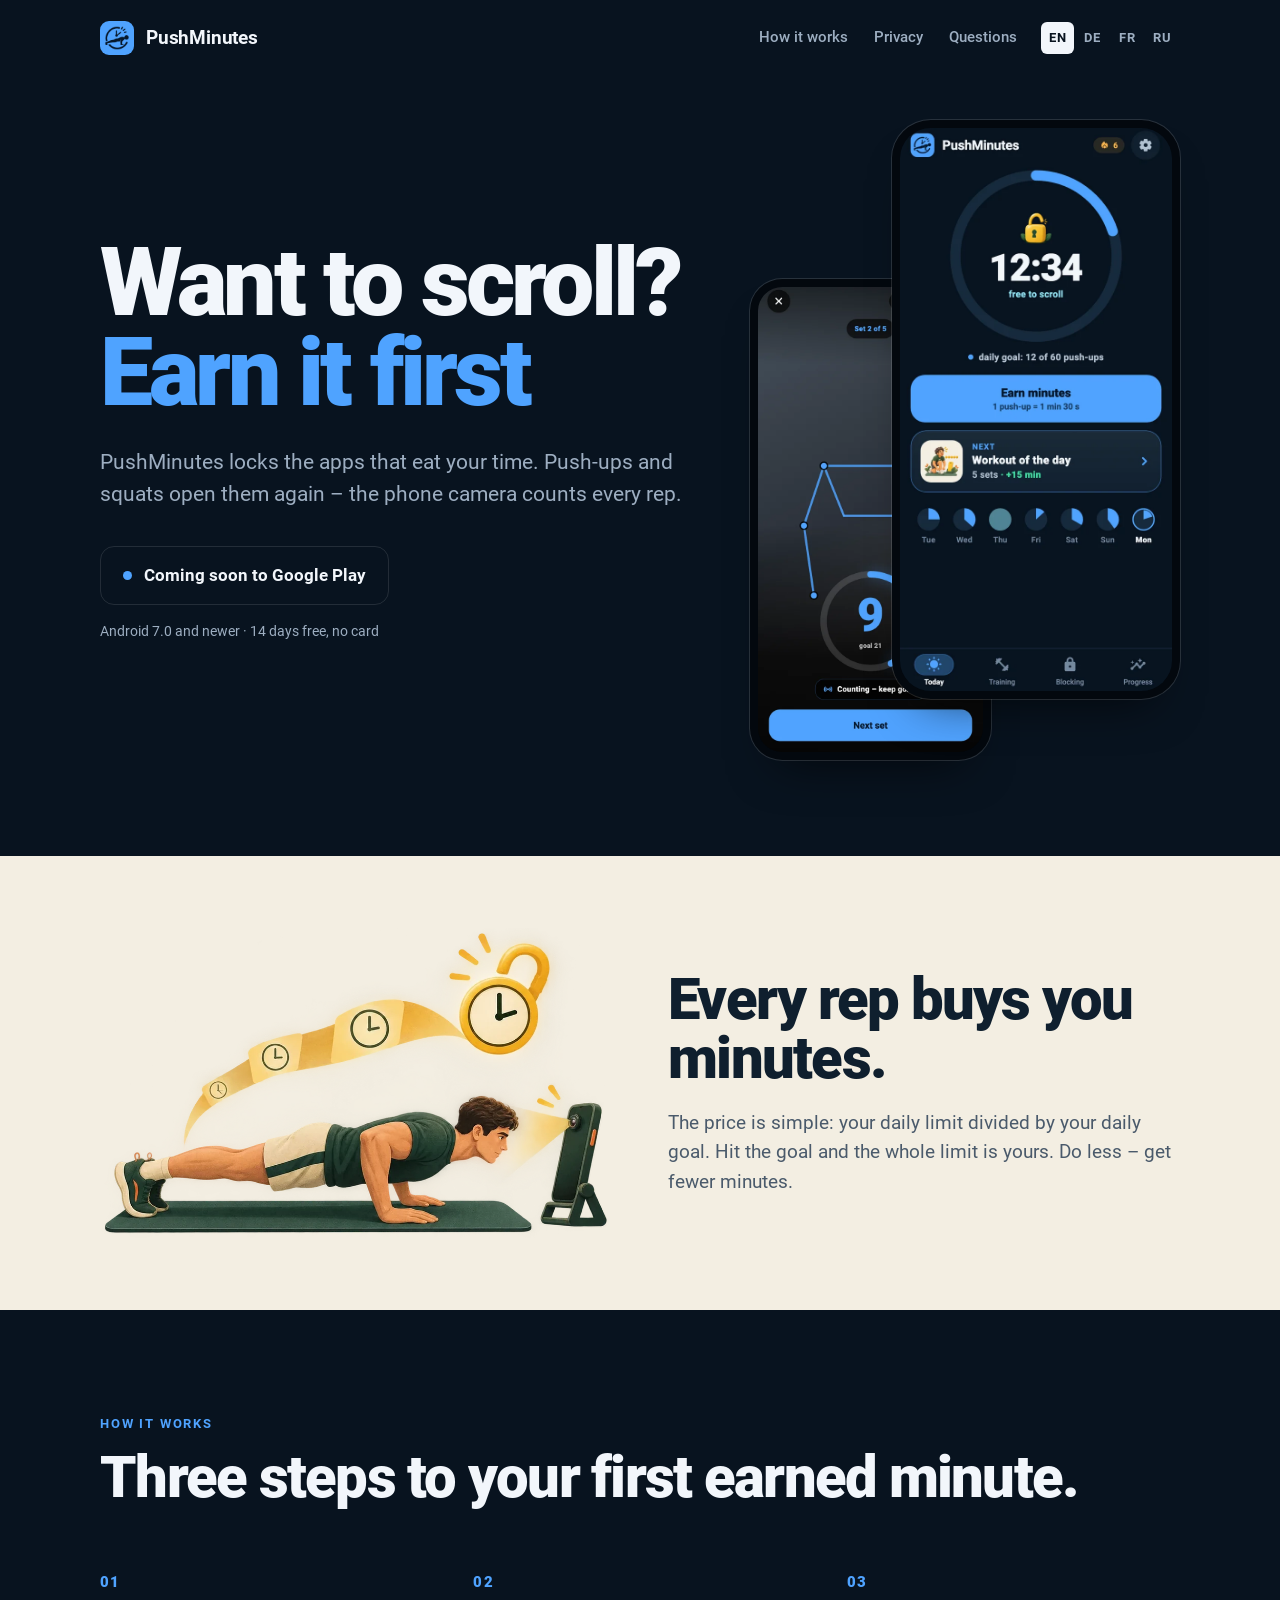
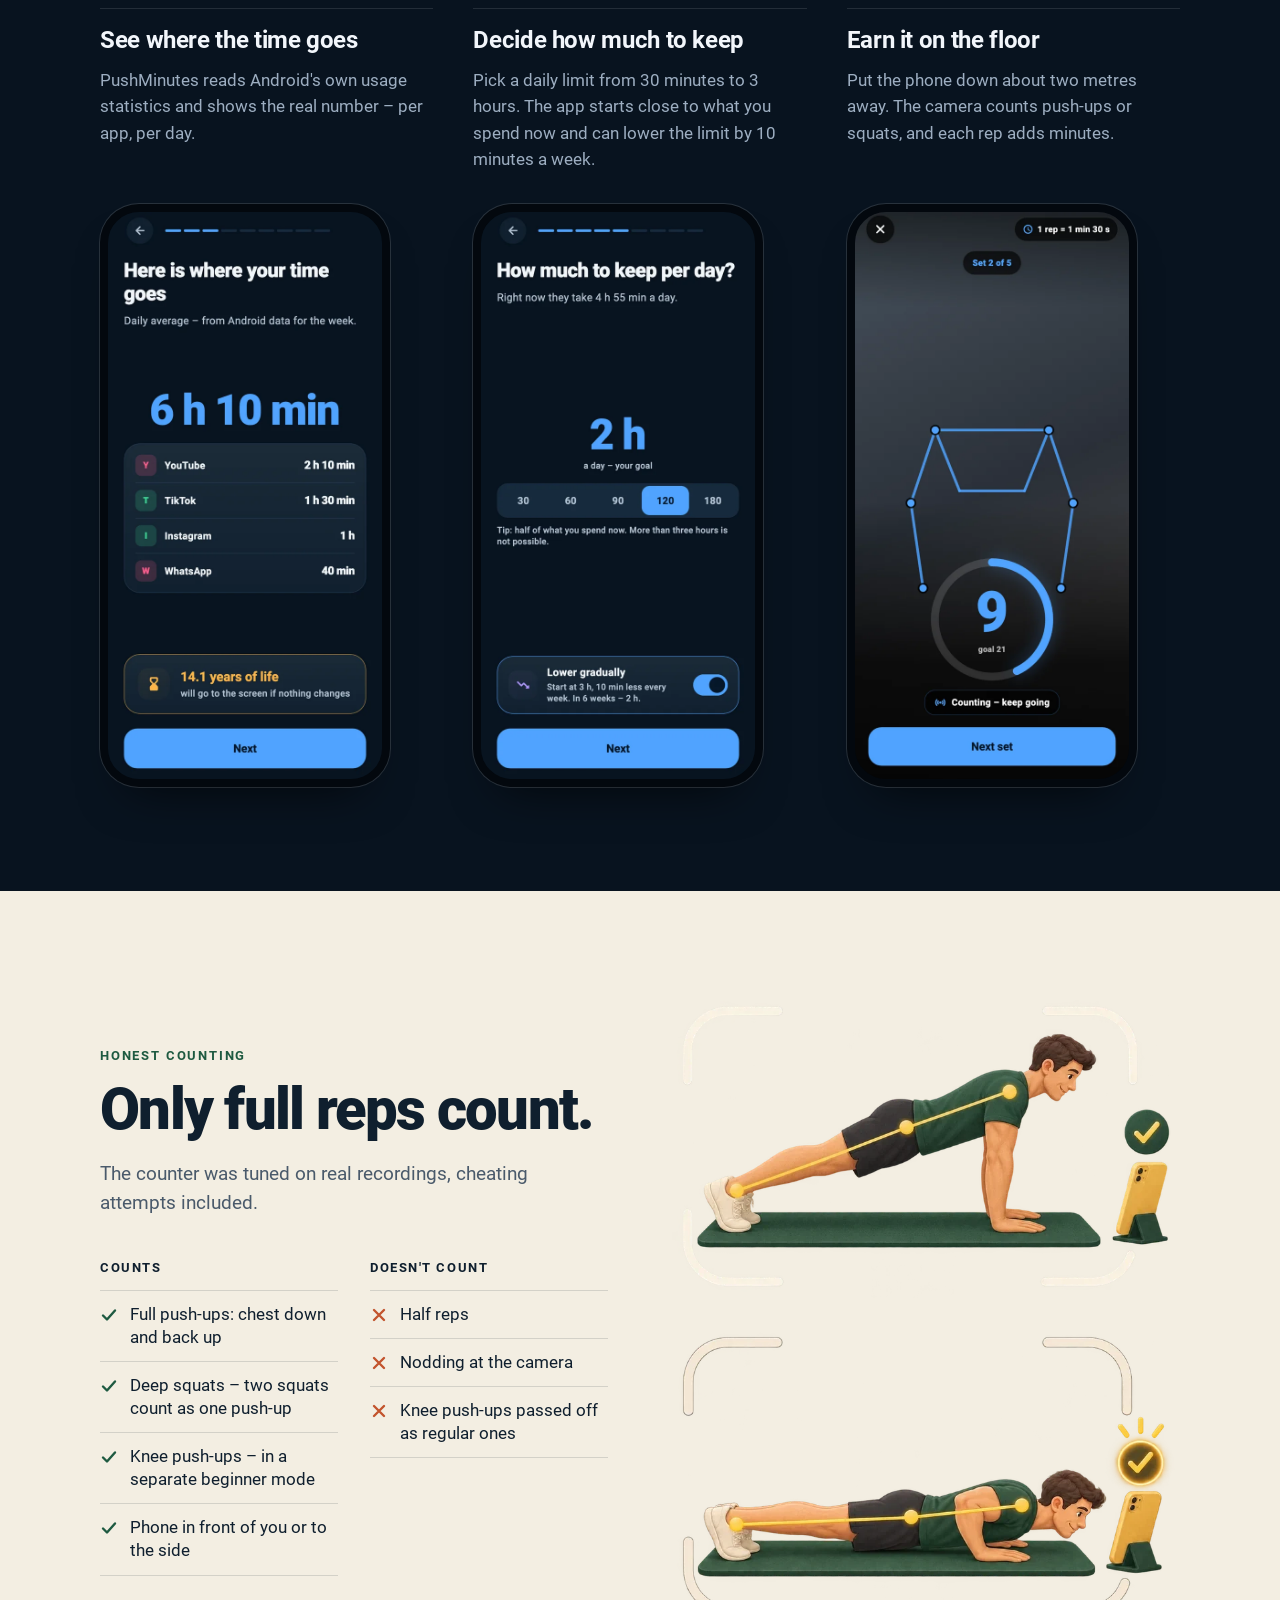
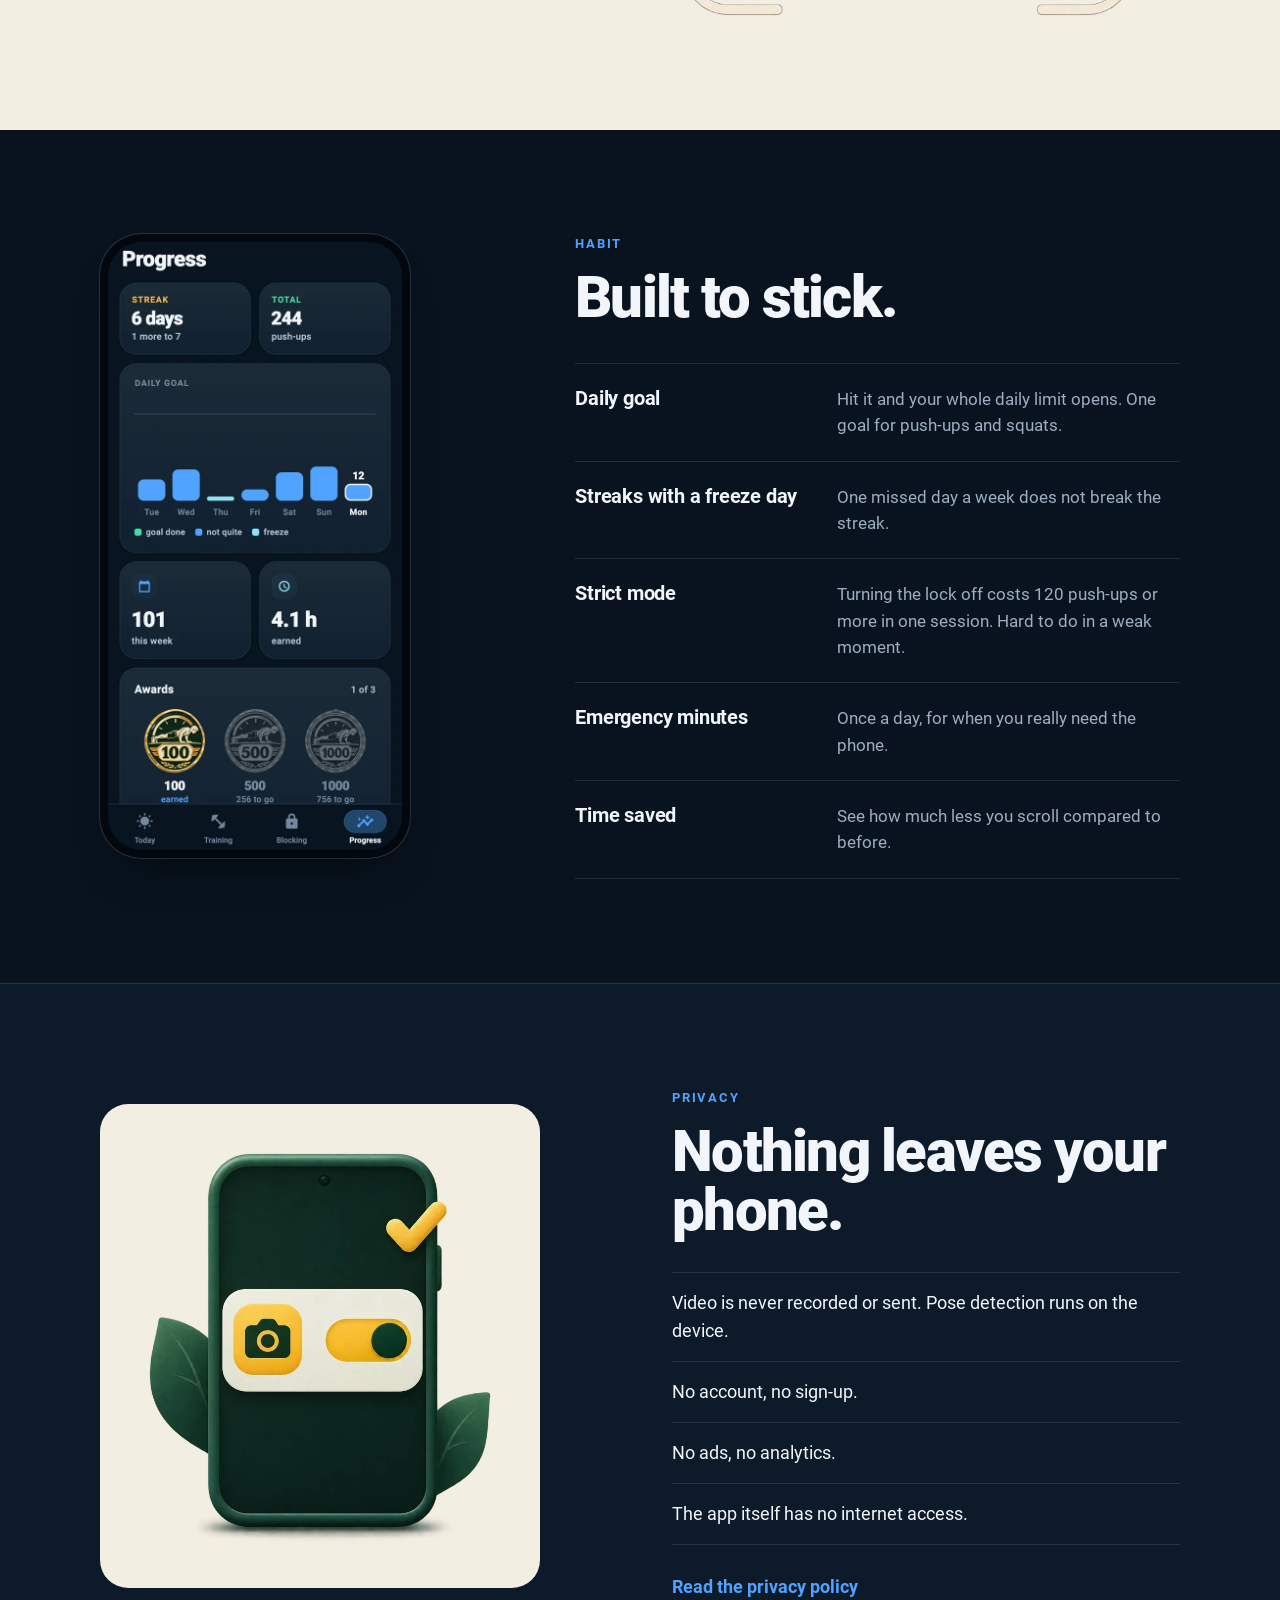
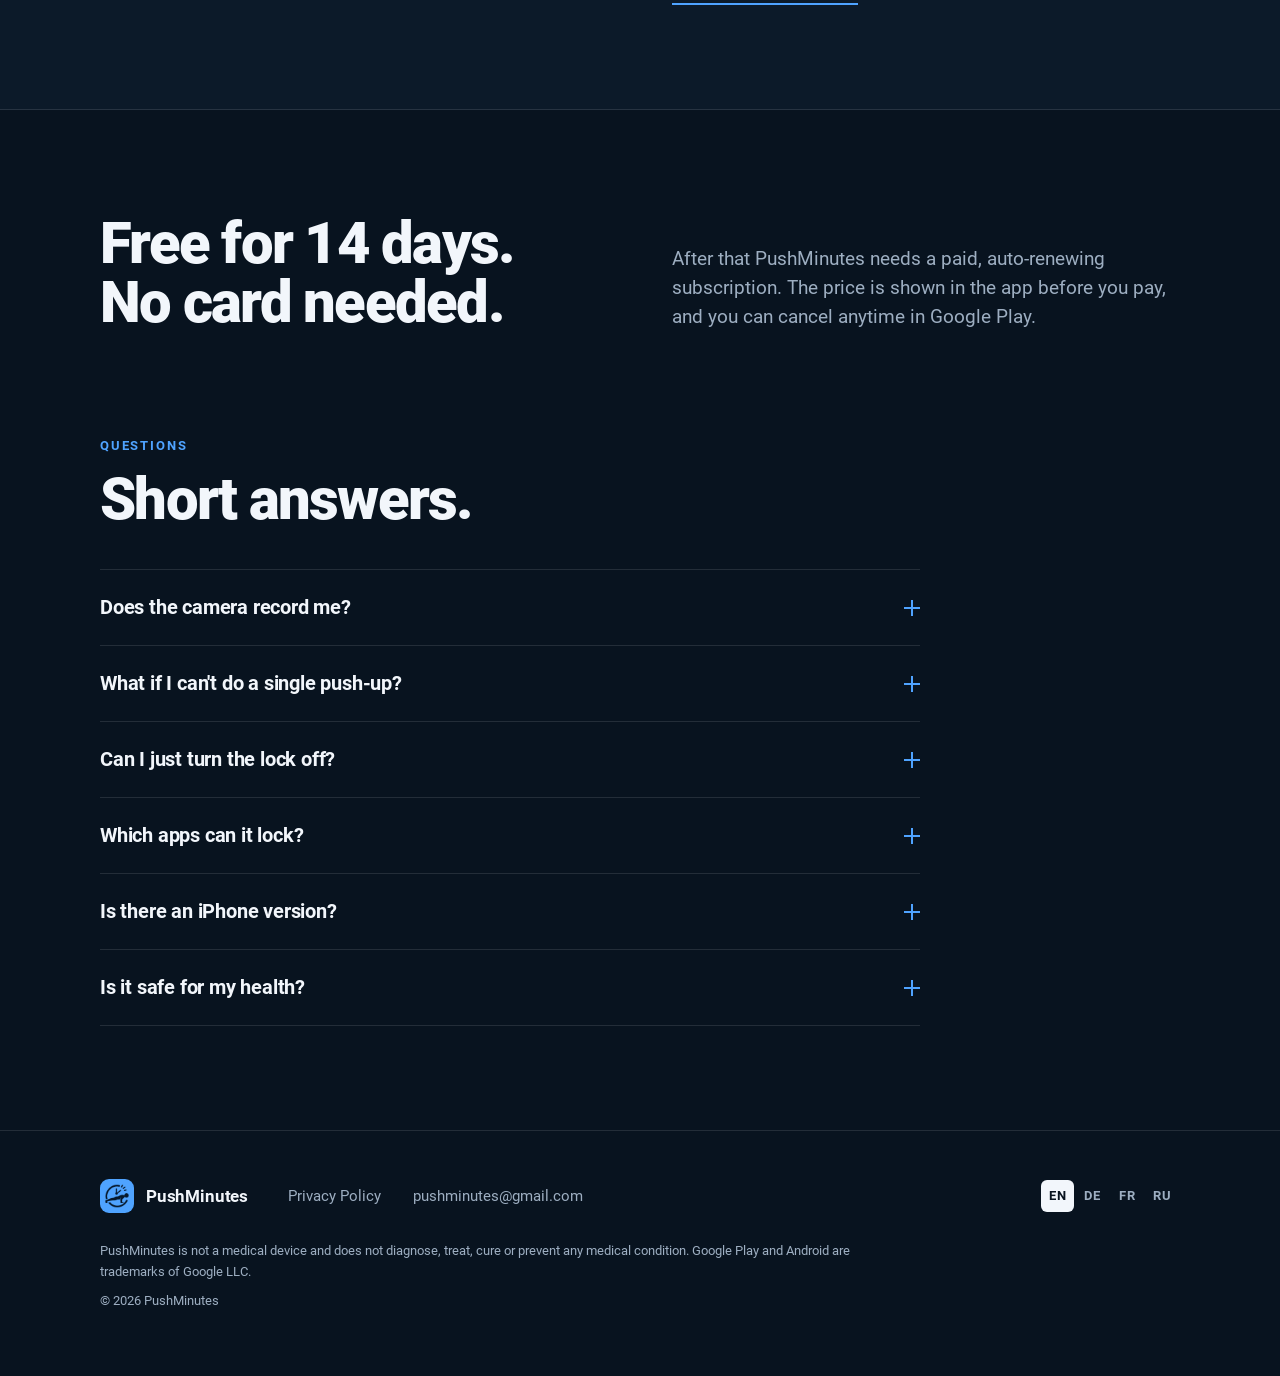
<file: index.html>
<!doctype html>
<html lang="en">
<head>
<meta charset="utf-8">
<meta name="viewport" content="width=device-width,initial-scale=1">
<title>PushMinutes – push-ups unlock your apps</title>
<meta name="description" content="PushMinutes locks the apps that eat your time. Push-ups and squats open them again – the phone camera counts every rep. Android, 14 days free.">
<meta name="theme-color" content="#08131F">
<link rel="canonical" href="https://aleksandrwhite-t.github.io/pushminutes/">
<link rel="alternate" hreflang="en" href="https://aleksandrwhite-t.github.io/pushminutes/">
<link rel="alternate" hreflang="de" href="https://aleksandrwhite-t.github.io/pushminutes/de/">
<link rel="alternate" hreflang="fr" href="https://aleksandrwhite-t.github.io/pushminutes/fr/">
<link rel="alternate" hreflang="ru" href="https://aleksandrwhite-t.github.io/pushminutes/ru/">
<link rel="alternate" hreflang="x-default" href="https://aleksandrwhite-t.github.io/pushminutes/">
<meta property="og:type" content="website">
<meta property="og:title" content="PushMinutes – push-ups unlock your apps">
<meta property="og:description" content="PushMinutes locks the apps that eat your time. Push-ups and squats open them again – the phone camera counts every rep. Android, 14 days free.">
<meta property="og:url" content="https://aleksandrwhite-t.github.io/pushminutes/">
<meta property="og:image" content="https://aleksandrwhite-t.github.io/pushminutes/assets/img/og.png">
<meta name="twitter:card" content="summary_large_image">
<link rel="icon" type="image/png" href="assets/img/favicon.png">
<link rel="apple-touch-icon" href="assets/img/apple-touch-icon.png">
<link rel="preload" href="assets/fonts/roboto-900.woff2" as="font" type="font/woff2" crossorigin>
<link rel="stylesheet" href="assets/site.css">
</head>
<body>
<header class="wrap top">
<a class="brand" href="#"><img src="assets/img/icon-192.png" width="34" height="34" alt=""><span>PushMinutes</span></a>
<nav aria-label="How it works"><a href="#how">How it works</a><a href="#privacy">Privacy</a><a href="#faq">Questions</a></nav>
<div class="langs"><a href="./" hreflang="en" lang="en" aria-current="page">EN</a><a href="de/" hreflang="de" lang="de">DE</a><a href="fr/" hreflang="fr" lang="fr">FR</a><a href="ru/" hreflang="ru" lang="ru">RU</a></div>
</header>

<main>
<div class="wrap hero">
<div>
<h1><span>Want to scroll?</span><span class="accent">Earn it first</span></h1>
<p class="lede">PushMinutes locks the apps that eat your time. Push-ups and squats open them again – the phone camera counts every rep.</p>
<div class="soon"><i></i>Coming soon to Google Play</div>
<p class="fine">Android 7.0 and newer · 14 days free, no card</p>
</div>
<div class="phones">
<div class="phone back"><img src="assets/img/en/hud.webp" width="600" height="1242" alt="Camera screen counting push-ups"></div>
<div class="phone front"><img src="assets/img/en/home.webp" width="600" height="1242" alt="PushMinutes home screen: minutes left and the daily goal ring"></div>
</div>
</div>

<div class="cream">
<div class="wrap band">
<img src="assets/img/art/hero.webp" width="1000" height="605" alt="A person doing push-ups in front of a phone that counts them" loading="lazy" decoding="async">
<div><h2>Every rep buys you minutes.</h2><p>The price is simple: your daily limit divided by your daily goal. Hit the goal and the whole limit is yours. Do less – get fewer minutes.</p></div>
</div>
</div>

<section id="how" class="wrap">
<p class="kicker">How it works</p>
<h2 class="title">Three steps to your first earned minute.</h2>
<ol class="steps"><li class="step"><span class="num">01</span><h3>See where the time goes</h3><p>PushMinutes reads Android&#x27;s own usage statistics and shows the real number – per app, per day.</p><div class="phone"><img src="assets/img/en/time.webp" width="600" height="1242" alt="Screen with daily time per app" loading="lazy" decoding="async"></div></li><li class="step"><span class="num">02</span><h3>Decide how much to keep</h3><p>Pick a daily limit from 30 minutes to 3 hours. The app starts close to what you spend now and can lower the limit by 10 minutes a week.</p><div class="phone"><img src="assets/img/en/price.webp" width="600" height="1242" alt="Screen for choosing the daily limit" loading="lazy" decoding="async"></div></li><li class="step"><span class="num">03</span><h3>Earn it on the floor</h3><p>Put the phone down about two metres away. The camera counts push-ups or squats, and each rep adds minutes.</p><div class="phone"><img src="assets/img/en/hud.webp" width="600" height="1242" alt="Camera screen with the rep counter" loading="lazy" decoding="async"></div></li></ol>
</section>

<section class="cream">
<div class="wrap split">
<div>
<p class="kicker">Honest counting</p>
<h2 class="title">Only full reps count.</h2>
<p class="intro">The counter was tuned on real recordings, cheating attempts included.</p>
<div class="cols">
<div><h3>Counts</h3><ul class="marks yes"><li>Full push-ups: chest down and back up</li><li>Deep squats – two squats count as one push-up</li><li>Knee push-ups – in a separate beginner mode</li><li>Phone in front of you or to the side</li></ul></div>
<div><h3>Doesn&#x27;t count</h3><ul class="marks no"><li>Half reps</li><li>Nodding at the camera</li><li>Knee push-ups passed off as regular ones</li></ul></div>
</div>
</div>
<div class="poses">
<img src="assets/img/art/pos_top.webp" width="760" height="453" alt="Push-up, top position" loading="lazy" decoding="async">
<img src="assets/img/art/pos_bottom.webp" width="760" height="448" alt="Push-up, bottom position" loading="lazy" decoding="async">
</div>
</div>
</section>

<section class="wrap stick">
<div class="phone"><img src="assets/img/en/stats.webp" width="600" height="1242" alt="Progress screen: streak, weekly chart and awards" loading="lazy" decoding="async"></div>
<div>
<p class="kicker">Habit</p>
<h2 class="title">Built to stick.</h2>
<dl class="features"><div><dt>Daily goal</dt><dd>Hit it and your whole daily limit opens. One goal for push-ups and squats.</dd></div><div><dt>Streaks with a freeze day</dt><dd>One missed day a week does not break the streak.</dd></div><div><dt>Strict mode</dt><dd>Turning the lock off costs 120 push-ups or more in one session. Hard to do in a weak moment.</dd></div><div><dt>Emergency minutes</dt><dd>Once a day, for when you really need the phone.</dd></div><div><dt>Time saved</dt><dd>See how much less you scroll compared to before.</dd></div></dl>
</div>
</section>

<section id="privacy" class="private">
<div class="wrap split">
<div class="panel"><img src="assets/img/art/perm_camera.webp" width="678" height="760" alt="Phone with the camera permission switched on" loading="lazy" decoding="async"></div>
<div>
<p class="kicker">Privacy</p>
<h2 class="title">Nothing leaves your phone.</h2>
<ul class="facts"><li>Video is never recorded or sent. Pose detection runs on the device.</li><li>No account, no sign-up.</li><li>No ads, no analytics.</li><li>The app itself has no internet access.</li></ul>
<a class="more" href="privacy.html#en">Read the privacy policy</a>
</div>
</div>
</section>

<section class="wrap price">
<h2><span>Free for 14 days.</span> <span>No card needed.</span></h2>
<p>After that PushMinutes needs a paid, auto-renewing subscription. The price is shown in the app before you pay, and you can cancel anytime in Google Play.</p>
</section>

<section id="faq" class="wrap" style="padding-top:0">
<p class="kicker">Questions</p>
<h2 class="title">Short answers.</h2>
<div class="faq" style="margin-top:40px"><details><summary>Does the camera record me?</summary><p>No. Each frame is analysed on the phone and discarded right away. Nothing is saved or sent.</p></details><details><summary>What if I can&#x27;t do a single push-up?</summary><p>Start with knee push-ups or squats. The daily goal adapts to your level.</p></details><details><summary>Can I just turn the lock off?</summary><p>Yes. With strict mode on it costs 120 push-ups or more in one session. Whether to use strict mode is your choice during setup.</p></details><details><summary>Which apps can it lock?</summary><p>Any app on your phone: social media, video, games, browsers. Messengers stay open unless you decide otherwise.</p></details><details><summary>Is there an iPhone version?</summary><p>Not yet. It is in the works.</p></details><details><summary>Is it safe for my health?</summary><p>Push-ups and squats are physical exercise. If you have health concerns, talk to a doctor first. PushMinutes is not a medical device.</p></details></div>
</section>
</main>

<footer>
<div class="wrap">
<div class="foot">
<a class="brand" href="#"><img src="assets/img/icon-192.png" width="34" height="34" alt=""><span>PushMinutes</span></a>
<a href="privacy.html#en">Privacy Policy</a>
<a href="mailto:pushminutes@gmail.com">pushminutes@gmail.com</a>
<div class="langs" style="margin-left:auto"><a href="./" hreflang="en" lang="en" aria-current="page">EN</a><a href="de/" hreflang="de" lang="de">DE</a><a href="fr/" hreflang="fr" lang="fr">FR</a><a href="ru/" hreflang="ru" lang="ru">RU</a></div>
</div>
<p class="legal">PushMinutes is not a medical device and does not diagnose, treat, cure or prevent any medical condition. Google Play and Android are trademarks of Google LLC.</p>
<p class="legal" style="margin-top:8px">© 2026 PushMinutes</p>
</div>
</footer>
</body>
</html>
</file>
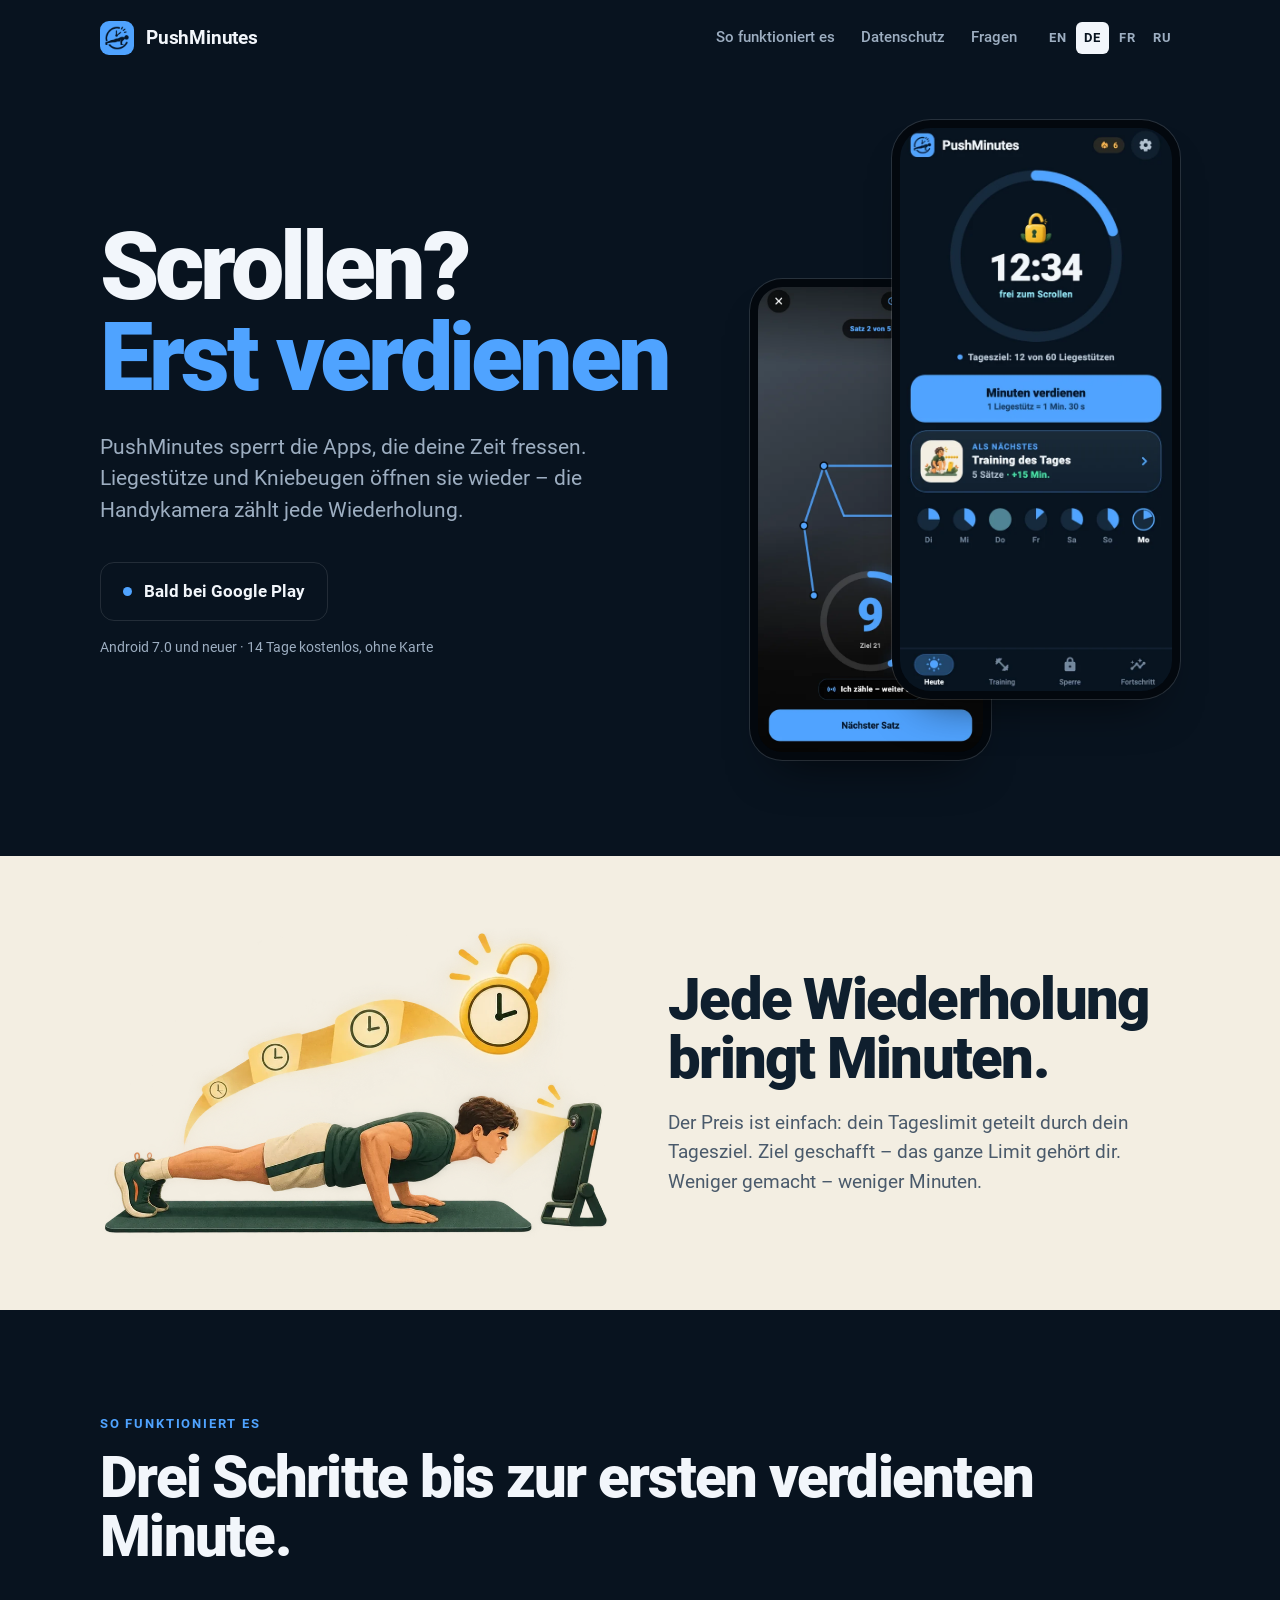
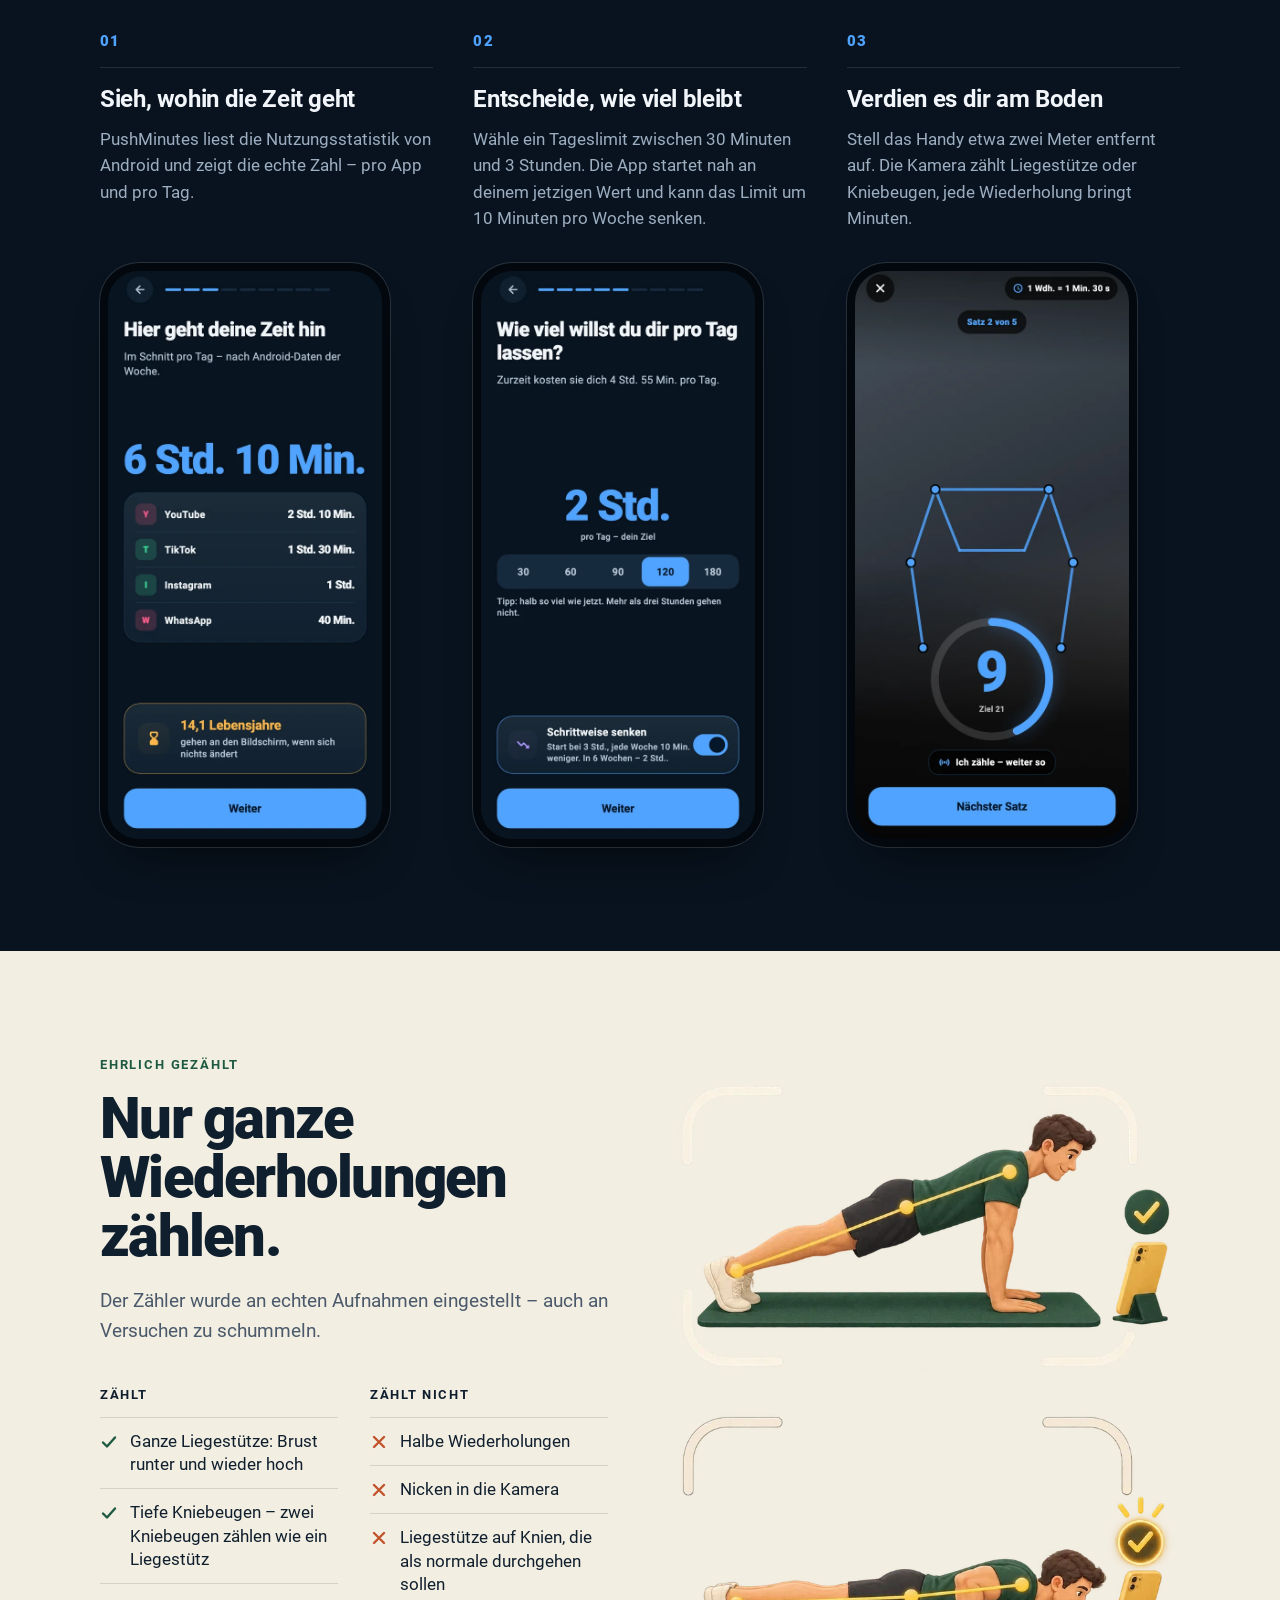
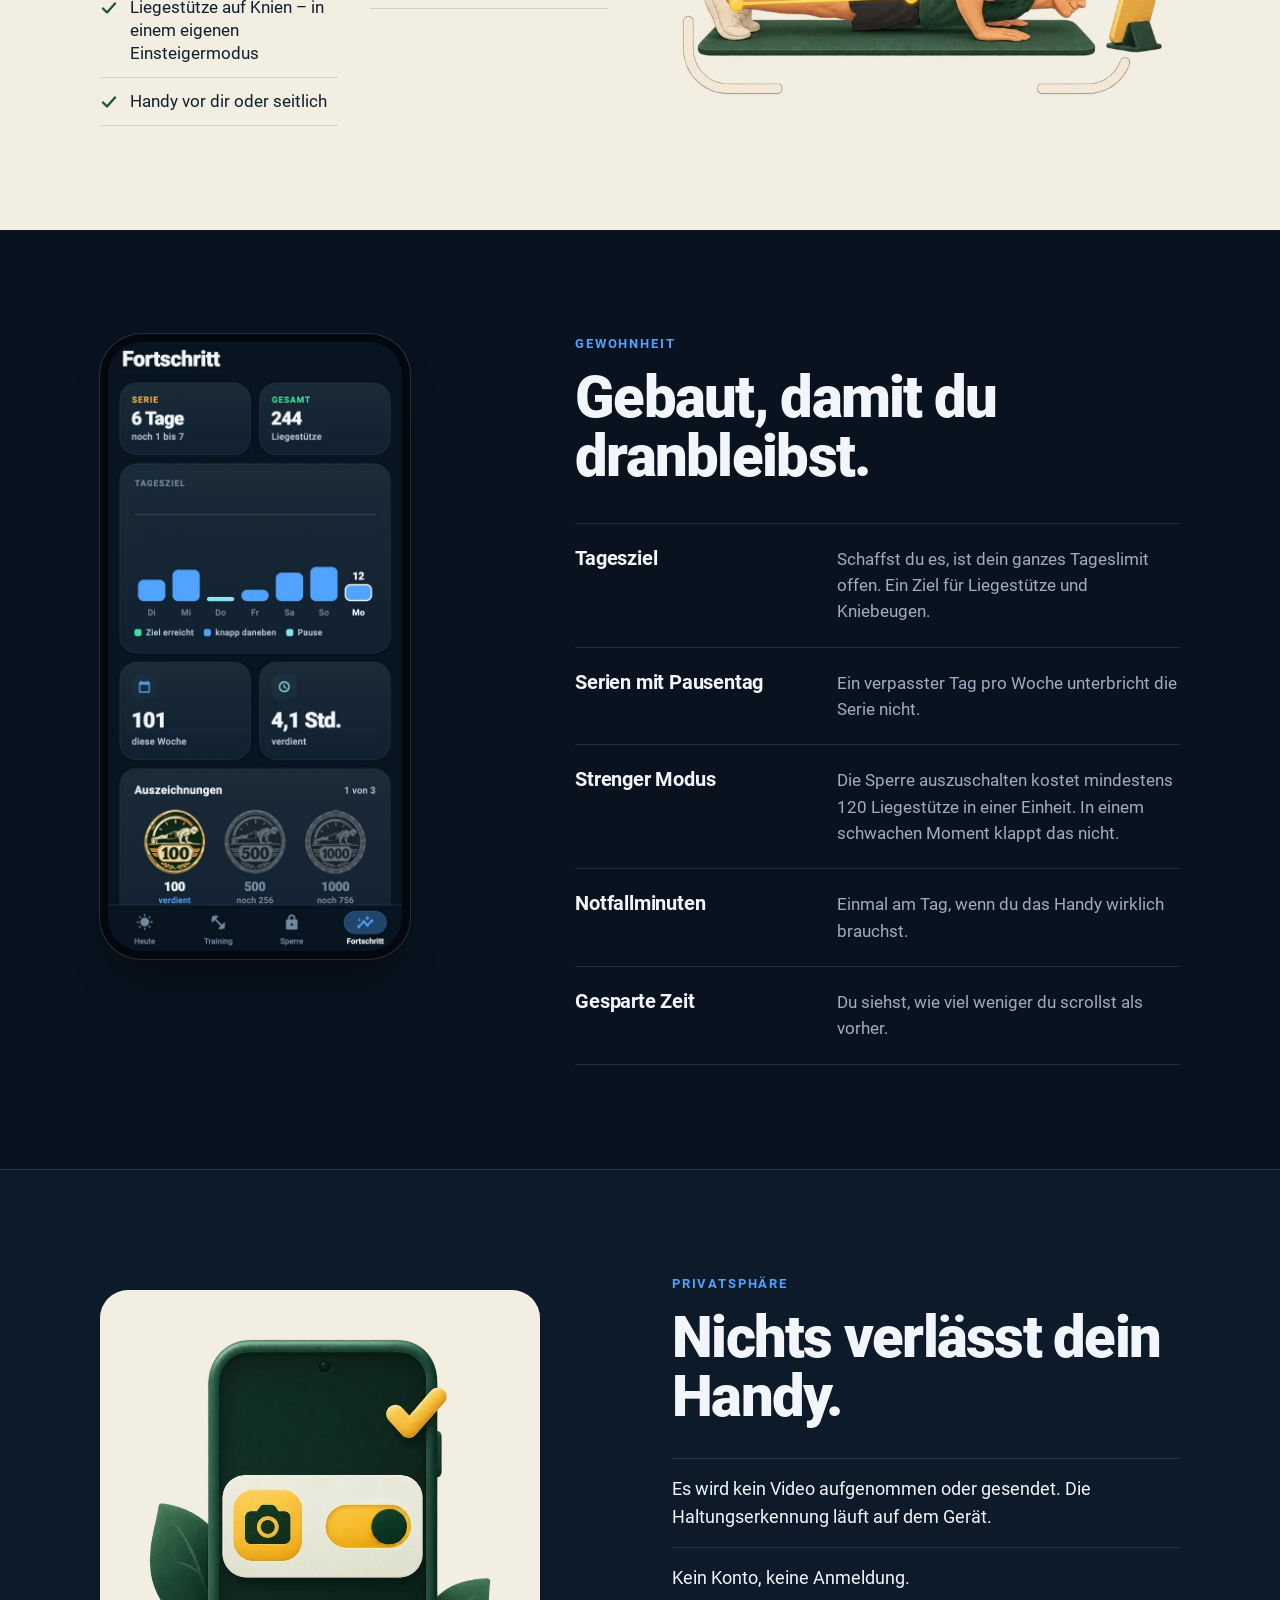
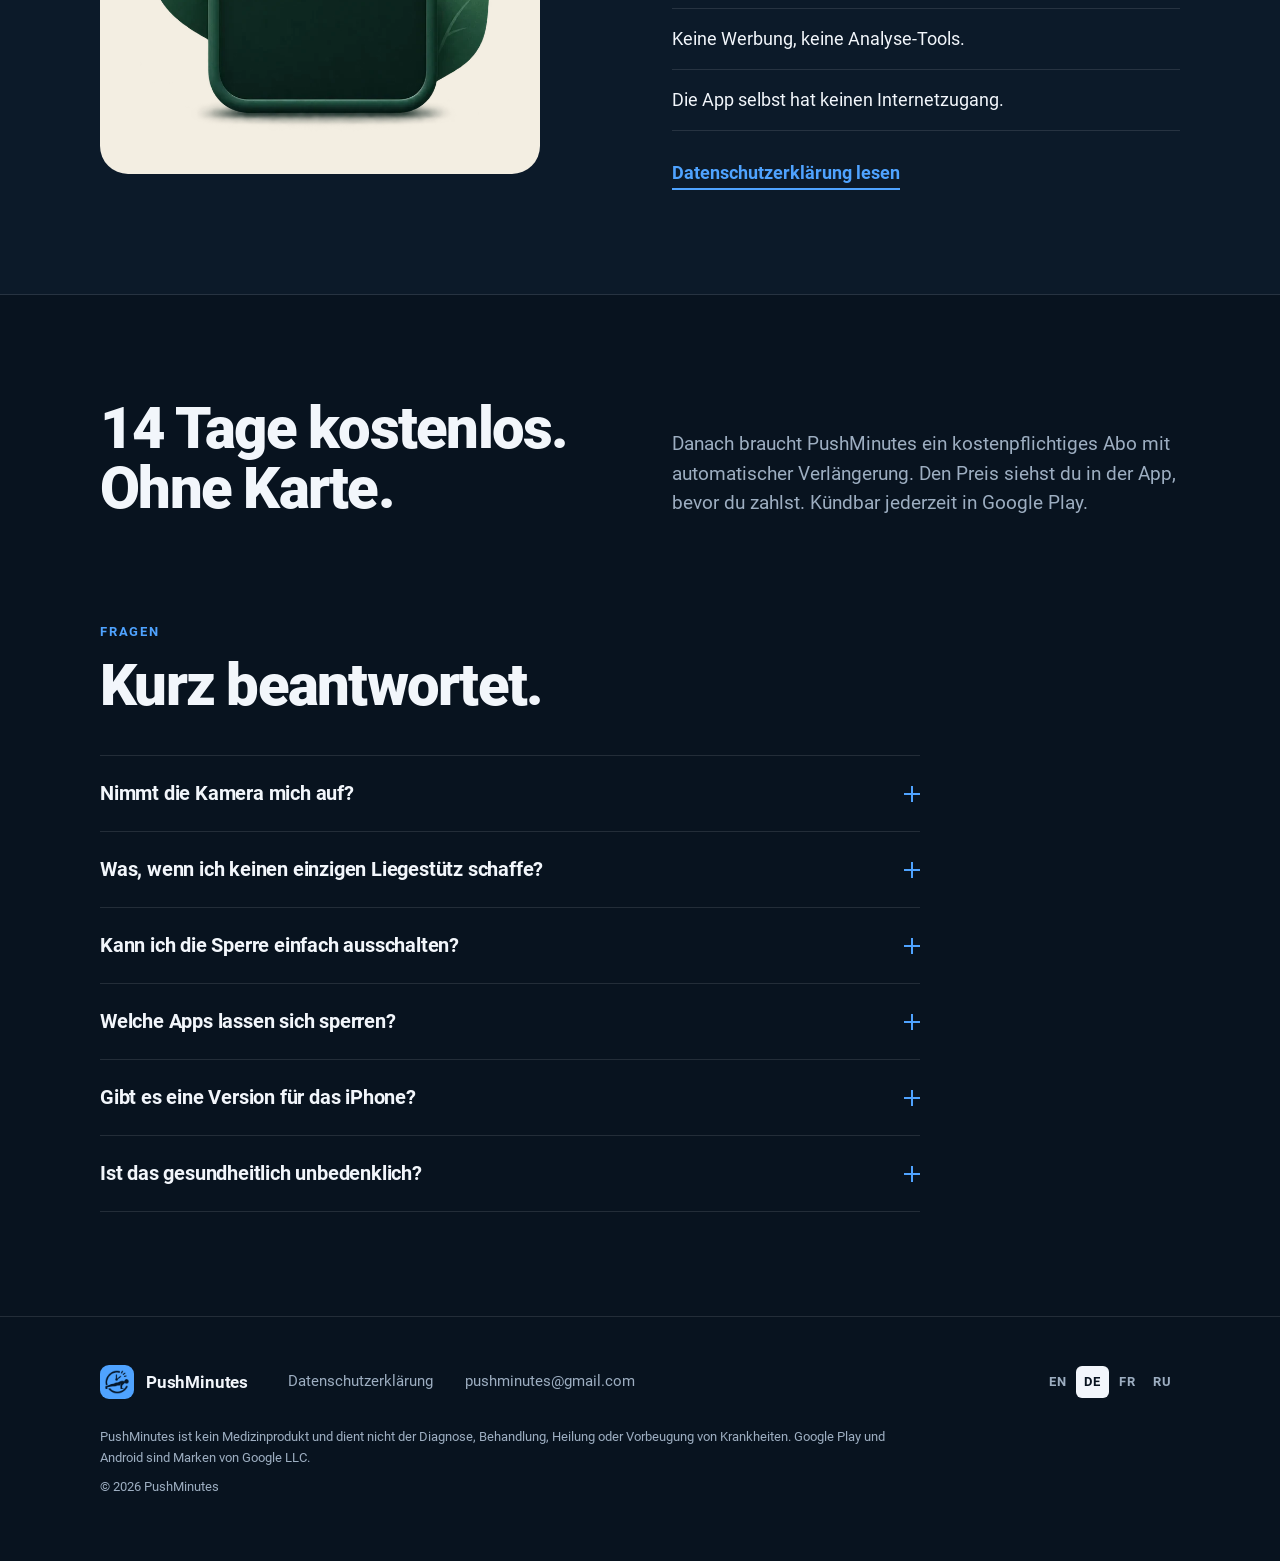
<file: de/index.html>
<!doctype html>
<html lang="de">
<head>
<meta charset="utf-8">
<meta name="viewport" content="width=device-width,initial-scale=1">
<title>PushMinutes – Liegestütze öffnen deine Apps</title>
<meta name="description" content="PushMinutes sperrt die Apps, die deine Zeit fressen. Liegestütze und Kniebeugen öffnen sie wieder – die Handykamera zählt jede Wiederholung. Android, 14 Tage kostenlos.">
<meta name="theme-color" content="#08131F">
<link rel="canonical" href="https://aleksandrwhite-t.github.io/pushminutes/de/">
<link rel="alternate" hreflang="en" href="https://aleksandrwhite-t.github.io/pushminutes/">
<link rel="alternate" hreflang="de" href="https://aleksandrwhite-t.github.io/pushminutes/de/">
<link rel="alternate" hreflang="fr" href="https://aleksandrwhite-t.github.io/pushminutes/fr/">
<link rel="alternate" hreflang="ru" href="https://aleksandrwhite-t.github.io/pushminutes/ru/">
<link rel="alternate" hreflang="x-default" href="https://aleksandrwhite-t.github.io/pushminutes/">
<meta property="og:type" content="website">
<meta property="og:title" content="PushMinutes – Liegestütze öffnen deine Apps">
<meta property="og:description" content="PushMinutes sperrt die Apps, die deine Zeit fressen. Liegestütze und Kniebeugen öffnen sie wieder – die Handykamera zählt jede Wiederholung. Android, 14 Tage kostenlos.">
<meta property="og:url" content="https://aleksandrwhite-t.github.io/pushminutes/de/">
<meta property="og:image" content="https://aleksandrwhite-t.github.io/pushminutes/assets/img/og.png">
<meta name="twitter:card" content="summary_large_image">
<link rel="icon" type="image/png" href="../assets/img/favicon.png">
<link rel="apple-touch-icon" href="../assets/img/apple-touch-icon.png">
<link rel="preload" href="../assets/fonts/roboto-900.woff2" as="font" type="font/woff2" crossorigin>
<link rel="stylesheet" href="../assets/site.css">
</head>
<body>
<header class="wrap top">
<a class="brand" href="#"><img src="../assets/img/icon-192.png" width="34" height="34" alt=""><span>PushMinutes</span></a>
<nav aria-label="So funktioniert es"><a href="#how">So funktioniert es</a><a href="#privacy">Datenschutz</a><a href="#faq">Fragen</a></nav>
<div class="langs"><a href=".././" hreflang="en" lang="en">EN</a><a href="../de/" hreflang="de" lang="de" aria-current="page">DE</a><a href="../fr/" hreflang="fr" lang="fr">FR</a><a href="../ru/" hreflang="ru" lang="ru">RU</a></div>
</header>

<main>
<div class="wrap hero">
<div>
<h1><span>Scrollen?</span><span class="accent">Erst verdienen</span></h1>
<p class="lede">PushMinutes sperrt die Apps, die deine Zeit fressen. Liegestütze und Kniebeugen öffnen sie wieder – die Handykamera zählt jede Wiederholung.</p>
<div class="soon"><i></i>Bald bei Google Play</div>
<p class="fine">Android 7.0 und neuer · 14 Tage kostenlos, ohne Karte</p>
</div>
<div class="phones">
<div class="phone back"><img src="../assets/img/de/hud.webp" width="600" height="1242" alt="Kamerabildschirm zählt Liegestütze"></div>
<div class="phone front"><img src="../assets/img/de/home.webp" width="600" height="1242" alt="Startbildschirm von PushMinutes: verbleibende Minuten und Ring des Tagesziels"></div>
</div>
</div>

<div class="cream">
<div class="wrap band">
<img src="../assets/img/art/hero.webp" width="1000" height="605" alt="Eine Person macht Liegestütze vor einem Handy, das mitzählt" loading="lazy" decoding="async">
<div><h2>Jede Wiederholung bringt Minuten.</h2><p>Der Preis ist einfach: dein Tageslimit geteilt durch dein Tagesziel. Ziel geschafft – das ganze Limit gehört dir. Weniger gemacht – weniger Minuten.</p></div>
</div>
</div>

<section id="how" class="wrap">
<p class="kicker">So funktioniert es</p>
<h2 class="title">Drei Schritte bis zur ersten verdienten Minute.</h2>
<ol class="steps"><li class="step"><span class="num">01</span><h3>Sieh, wohin die Zeit geht</h3><p>PushMinutes liest die Nutzungsstatistik von Android und zeigt die echte Zahl – pro App und pro Tag.</p><div class="phone"><img src="../assets/img/de/time.webp" width="600" height="1242" alt="Bildschirm mit der täglichen Zeit pro App" loading="lazy" decoding="async"></div></li><li class="step"><span class="num">02</span><h3>Entscheide, wie viel bleibt</h3><p>Wähle ein Tageslimit zwischen 30 Minuten und 3 Stunden. Die App startet nah an deinem jetzigen Wert und kann das Limit um 10 Minuten pro Woche senken.</p><div class="phone"><img src="../assets/img/de/price.webp" width="600" height="1242" alt="Bildschirm zur Wahl des Tageslimits" loading="lazy" decoding="async"></div></li><li class="step"><span class="num">03</span><h3>Verdien es dir am Boden</h3><p>Stell das Handy etwa zwei Meter entfernt auf. Die Kamera zählt Liegestütze oder Kniebeugen, jede Wiederholung bringt Minuten.</p><div class="phone"><img src="../assets/img/de/hud.webp" width="600" height="1242" alt="Kamerabildschirm mit dem Zähler" loading="lazy" decoding="async"></div></li></ol>
</section>

<section class="cream">
<div class="wrap split">
<div>
<p class="kicker">Ehrlich gezählt</p>
<h2 class="title">Nur ganze Wiederholungen zählen.</h2>
<p class="intro">Der Zähler wurde an echten Aufnahmen eingestellt – auch an Versuchen zu schummeln.</p>
<div class="cols">
<div><h3>Zählt</h3><ul class="marks yes"><li>Ganze Liegestütze: Brust runter und wieder hoch</li><li>Tiefe Kniebeugen – zwei Kniebeugen zählen wie ein Liegestütz</li><li>Liegestütze auf Knien – in einem eigenen Einsteigermodus</li><li>Handy vor dir oder seitlich</li></ul></div>
<div><h3>Zählt nicht</h3><ul class="marks no"><li>Halbe Wiederholungen</li><li>Nicken in die Kamera</li><li>Liegestütze auf Knien, die als normale durchgehen sollen</li></ul></div>
</div>
</div>
<div class="poses">
<img src="../assets/img/art/pos_top.webp" width="760" height="453" alt="Liegestütz, obere Position" loading="lazy" decoding="async">
<img src="../assets/img/art/pos_bottom.webp" width="760" height="448" alt="Liegestütz, untere Position" loading="lazy" decoding="async">
</div>
</div>
</section>

<section class="wrap stick">
<div class="phone"><img src="../assets/img/de/stats.webp" width="600" height="1242" alt="Fortschritt: Serie, Wochenübersicht und Auszeichnungen" loading="lazy" decoding="async"></div>
<div>
<p class="kicker">Gewohnheit</p>
<h2 class="title">Gebaut, damit du dranbleibst.</h2>
<dl class="features"><div><dt>Tagesziel</dt><dd>Schaffst du es, ist dein ganzes Tageslimit offen. Ein Ziel für Liegestütze und Kniebeugen.</dd></div><div><dt>Serien mit Pausentag</dt><dd>Ein verpasster Tag pro Woche unterbricht die Serie nicht.</dd></div><div><dt>Strenger Modus</dt><dd>Die Sperre auszuschalten kostet mindestens 120 Liegestütze in einer Einheit. In einem schwachen Moment klappt das nicht.</dd></div><div><dt>Notfallminuten</dt><dd>Einmal am Tag, wenn du das Handy wirklich brauchst.</dd></div><div><dt>Gesparte Zeit</dt><dd>Du siehst, wie viel weniger du scrollst als vorher.</dd></div></dl>
</div>
</section>

<section id="privacy" class="private">
<div class="wrap split">
<div class="panel"><img src="../assets/img/art/perm_camera.webp" width="678" height="760" alt="Handy mit eingeschalteter Kameraberechtigung" loading="lazy" decoding="async"></div>
<div>
<p class="kicker">Privatsphäre</p>
<h2 class="title">Nichts verlässt dein Handy.</h2>
<ul class="facts"><li>Es wird kein Video aufgenommen oder gesendet. Die Haltungserkennung läuft auf dem Gerät.</li><li>Kein Konto, keine Anmeldung.</li><li>Keine Werbung, keine Analyse-Tools.</li><li>Die App selbst hat keinen Internetzugang.</li></ul>
<a class="more" href="../privacy.html#de">Datenschutzerklärung lesen</a>
</div>
</div>
</section>

<section class="wrap price">
<h2><span>14 Tage kostenlos.</span> <span>Ohne Karte.</span></h2>
<p>Danach braucht PushMinutes ein kostenpflichtiges Abo mit automatischer Verlängerung. Den Preis siehst du in der App, bevor du zahlst. Kündbar jederzeit in Google Play.</p>
</section>

<section id="faq" class="wrap" style="padding-top:0">
<p class="kicker">Fragen</p>
<h2 class="title">Kurz beantwortet.</h2>
<div class="faq" style="margin-top:40px"><details><summary>Nimmt die Kamera mich auf?</summary><p>Nein. Jedes Bild wird auf dem Handy ausgewertet und sofort verworfen. Nichts wird gespeichert oder gesendet.</p></details><details><summary>Was, wenn ich keinen einzigen Liegestütz schaffe?</summary><p>Fang mit Liegestützen auf Knien oder mit Kniebeugen an. Das Tagesziel richtet sich nach deinem Niveau.</p></details><details><summary>Kann ich die Sperre einfach ausschalten?</summary><p>Ja. Im strengen Modus kostet das aber mindestens 120 Liegestütze in einer Einheit. Ob du den strengen Modus willst, entscheidest du bei der Einrichtung.</p></details><details><summary>Welche Apps lassen sich sperren?</summary><p>Jede App auf deinem Handy: Social Media, Video, Spiele, Browser. Messenger bleiben offen, solange du es nicht anders einstellst.</p></details><details><summary>Gibt es eine Version für das iPhone?</summary><p>Noch nicht. Sie ist in Arbeit.</p></details><details><summary>Ist das gesundheitlich unbedenklich?</summary><p>Liegestütze und Kniebeugen sind körperliche Belastung. Bei gesundheitlichen Bedenken sprich zuerst mit einer Ärztin oder einem Arzt. PushMinutes ist kein Medizinprodukt.</p></details></div>
</section>
</main>

<footer>
<div class="wrap">
<div class="foot">
<a class="brand" href="#"><img src="../assets/img/icon-192.png" width="34" height="34" alt=""><span>PushMinutes</span></a>
<a href="../privacy.html#de">Datenschutzerklärung</a>
<a href="mailto:pushminutes@gmail.com">pushminutes@gmail.com</a>
<div class="langs" style="margin-left:auto"><a href=".././" hreflang="en" lang="en">EN</a><a href="../de/" hreflang="de" lang="de" aria-current="page">DE</a><a href="../fr/" hreflang="fr" lang="fr">FR</a><a href="../ru/" hreflang="ru" lang="ru">RU</a></div>
</div>
<p class="legal">PushMinutes ist kein Medizinprodukt und dient nicht der Diagnose, Behandlung, Heilung oder Vorbeugung von Krankheiten. Google Play und Android sind Marken von Google LLC.</p>
<p class="legal" style="margin-top:8px">© 2026 PushMinutes</p>
</div>
</footer>
</body>
</html>
</file>
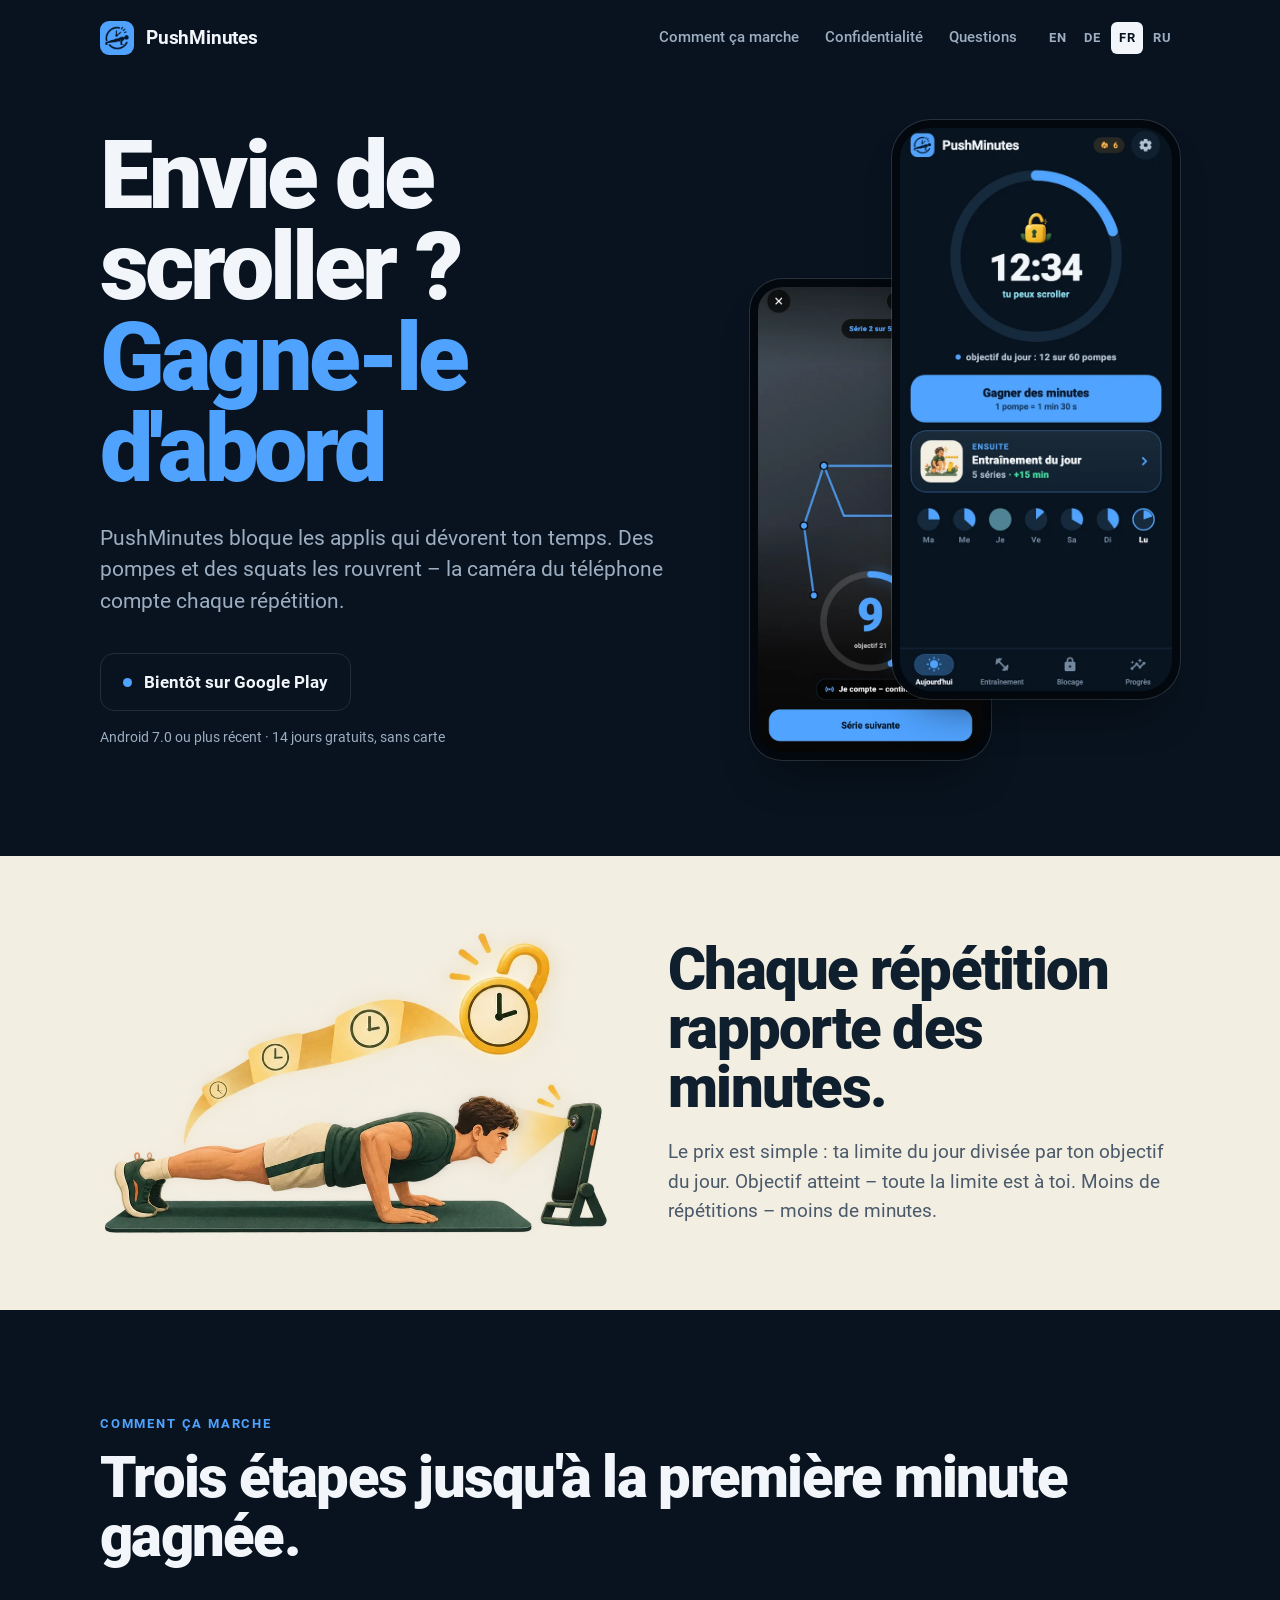
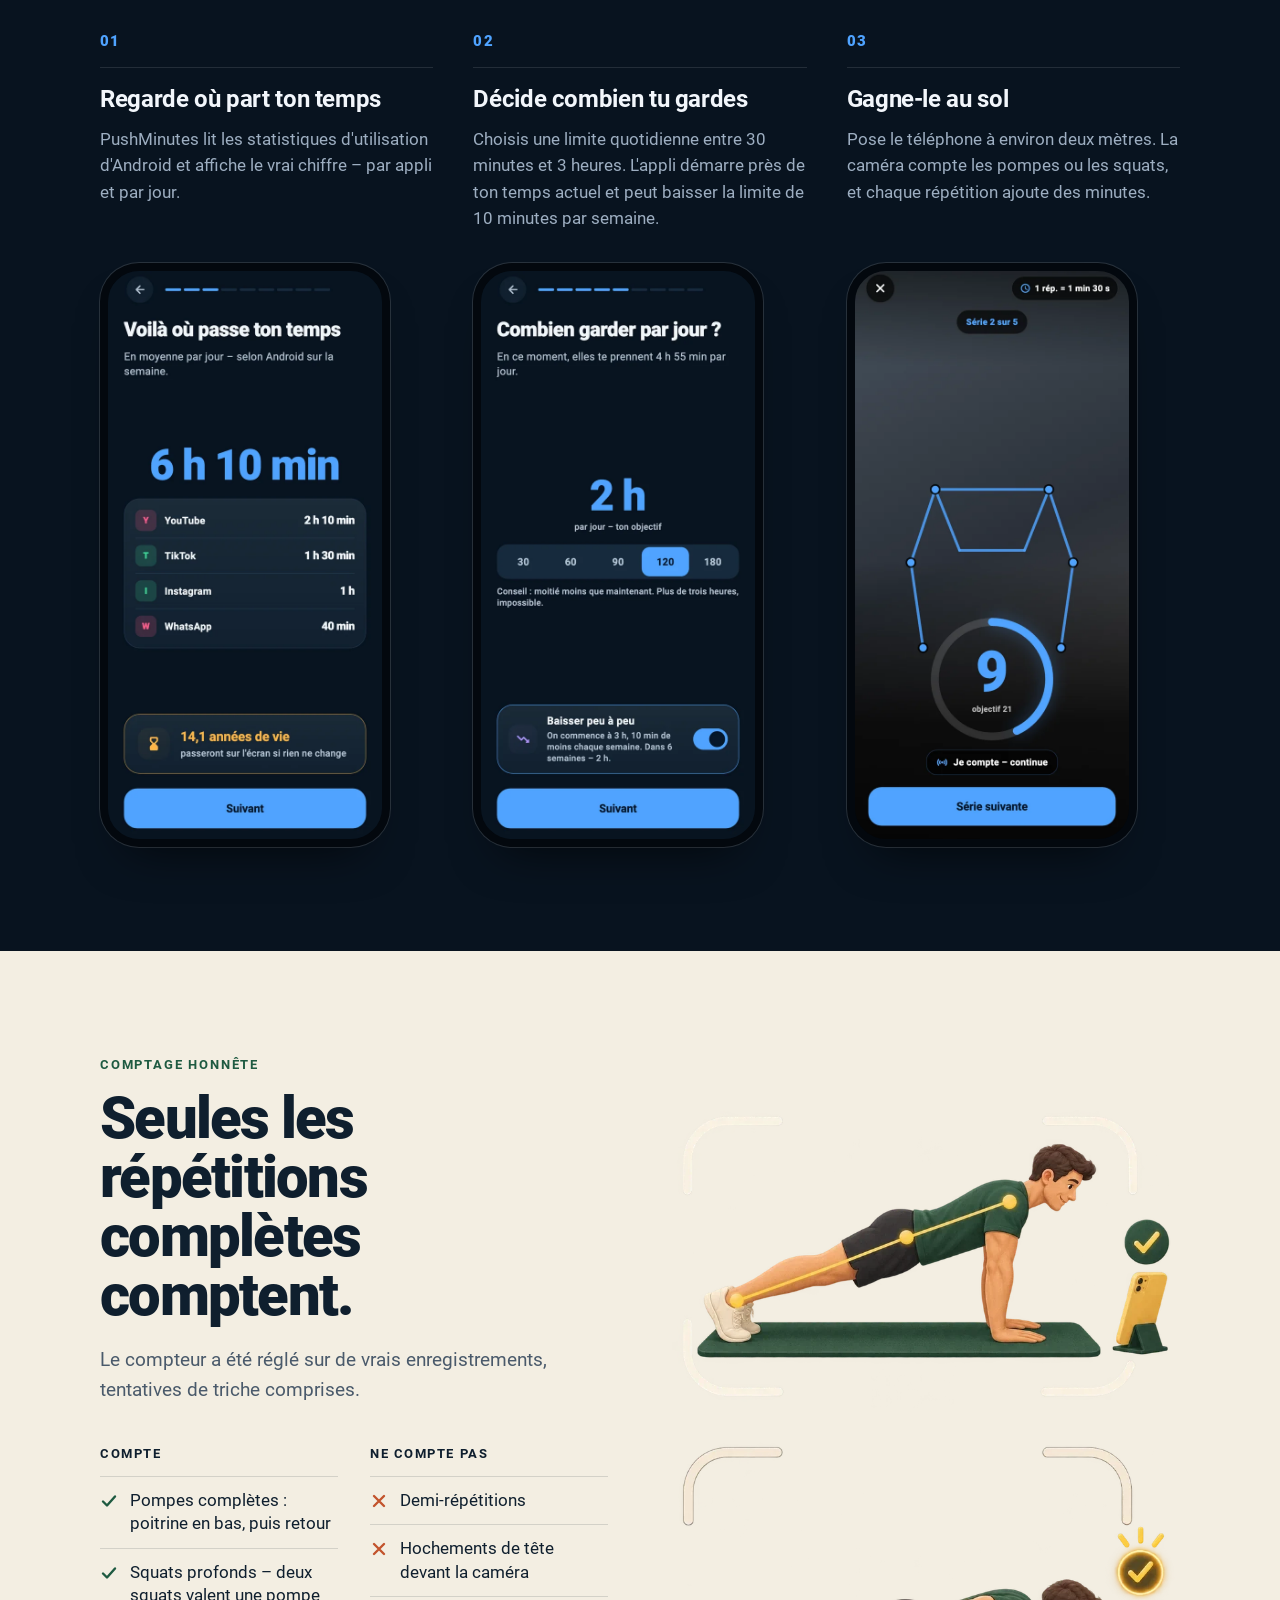
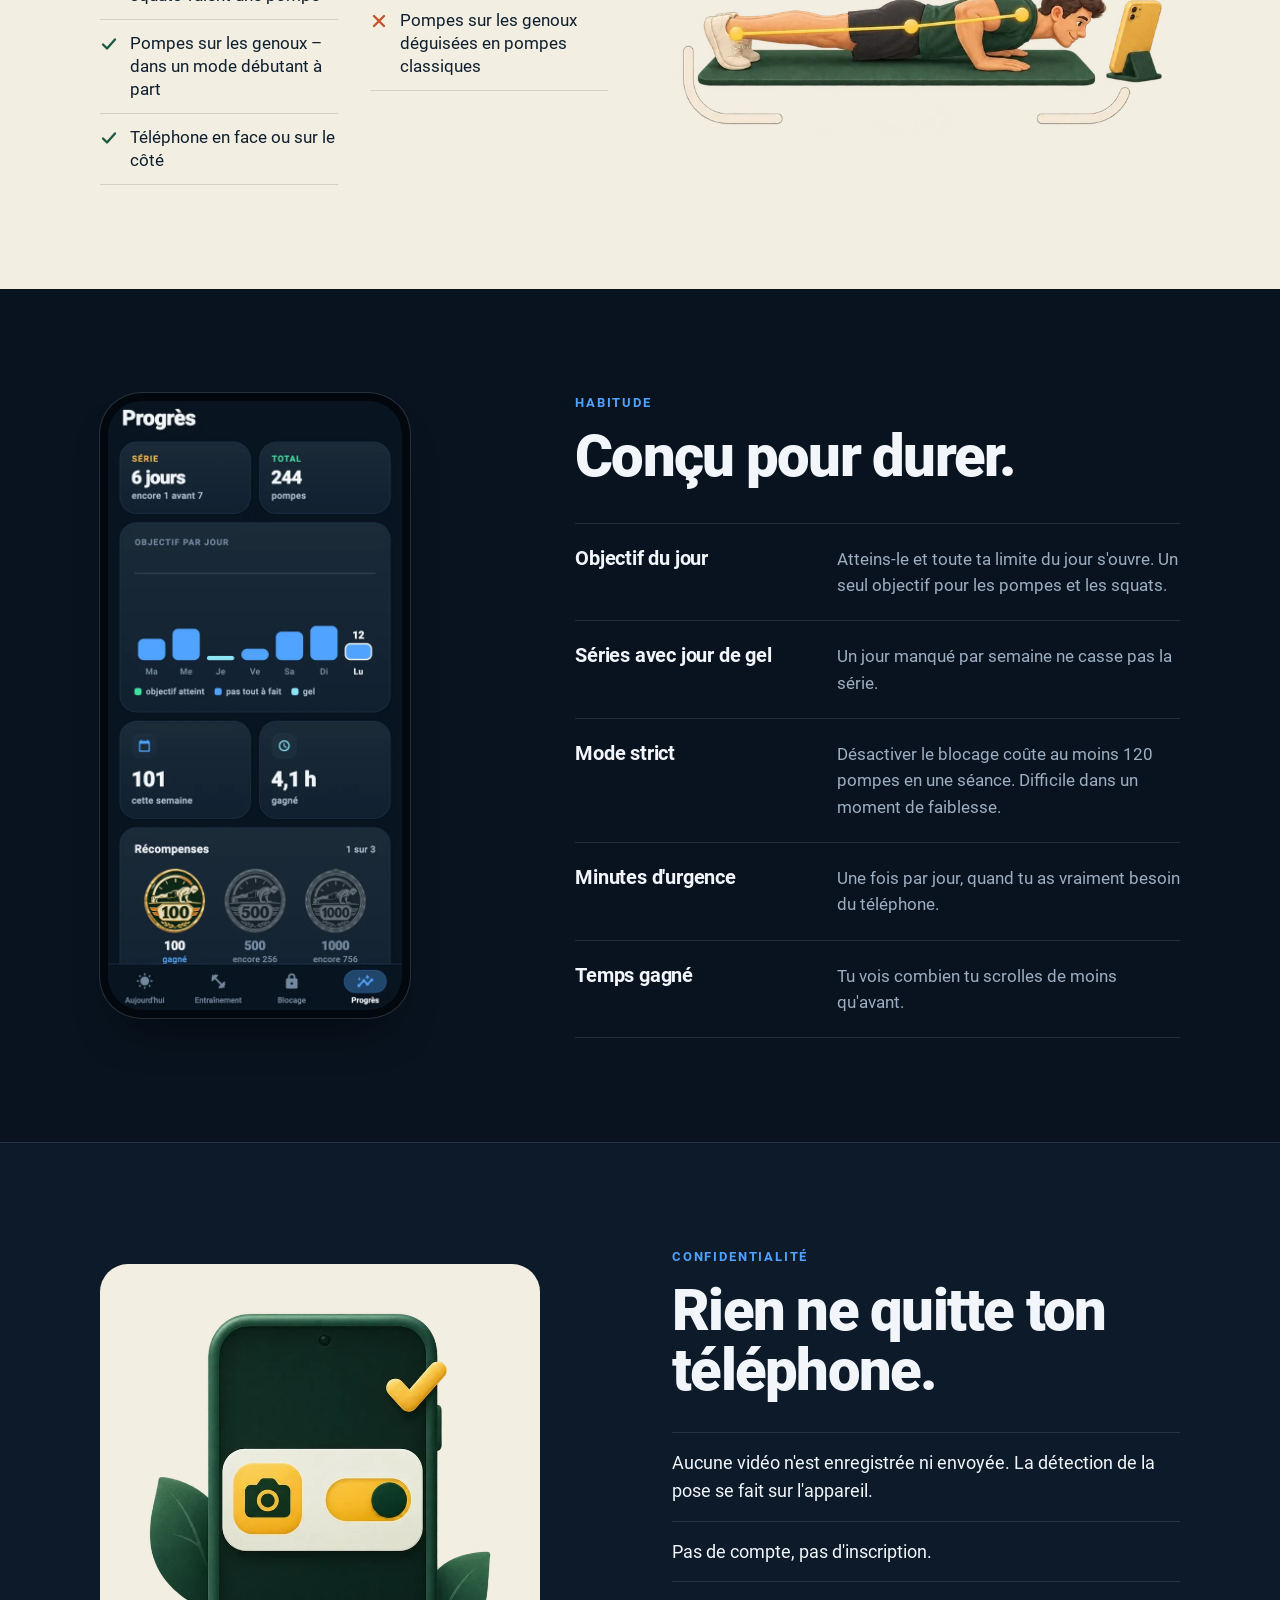
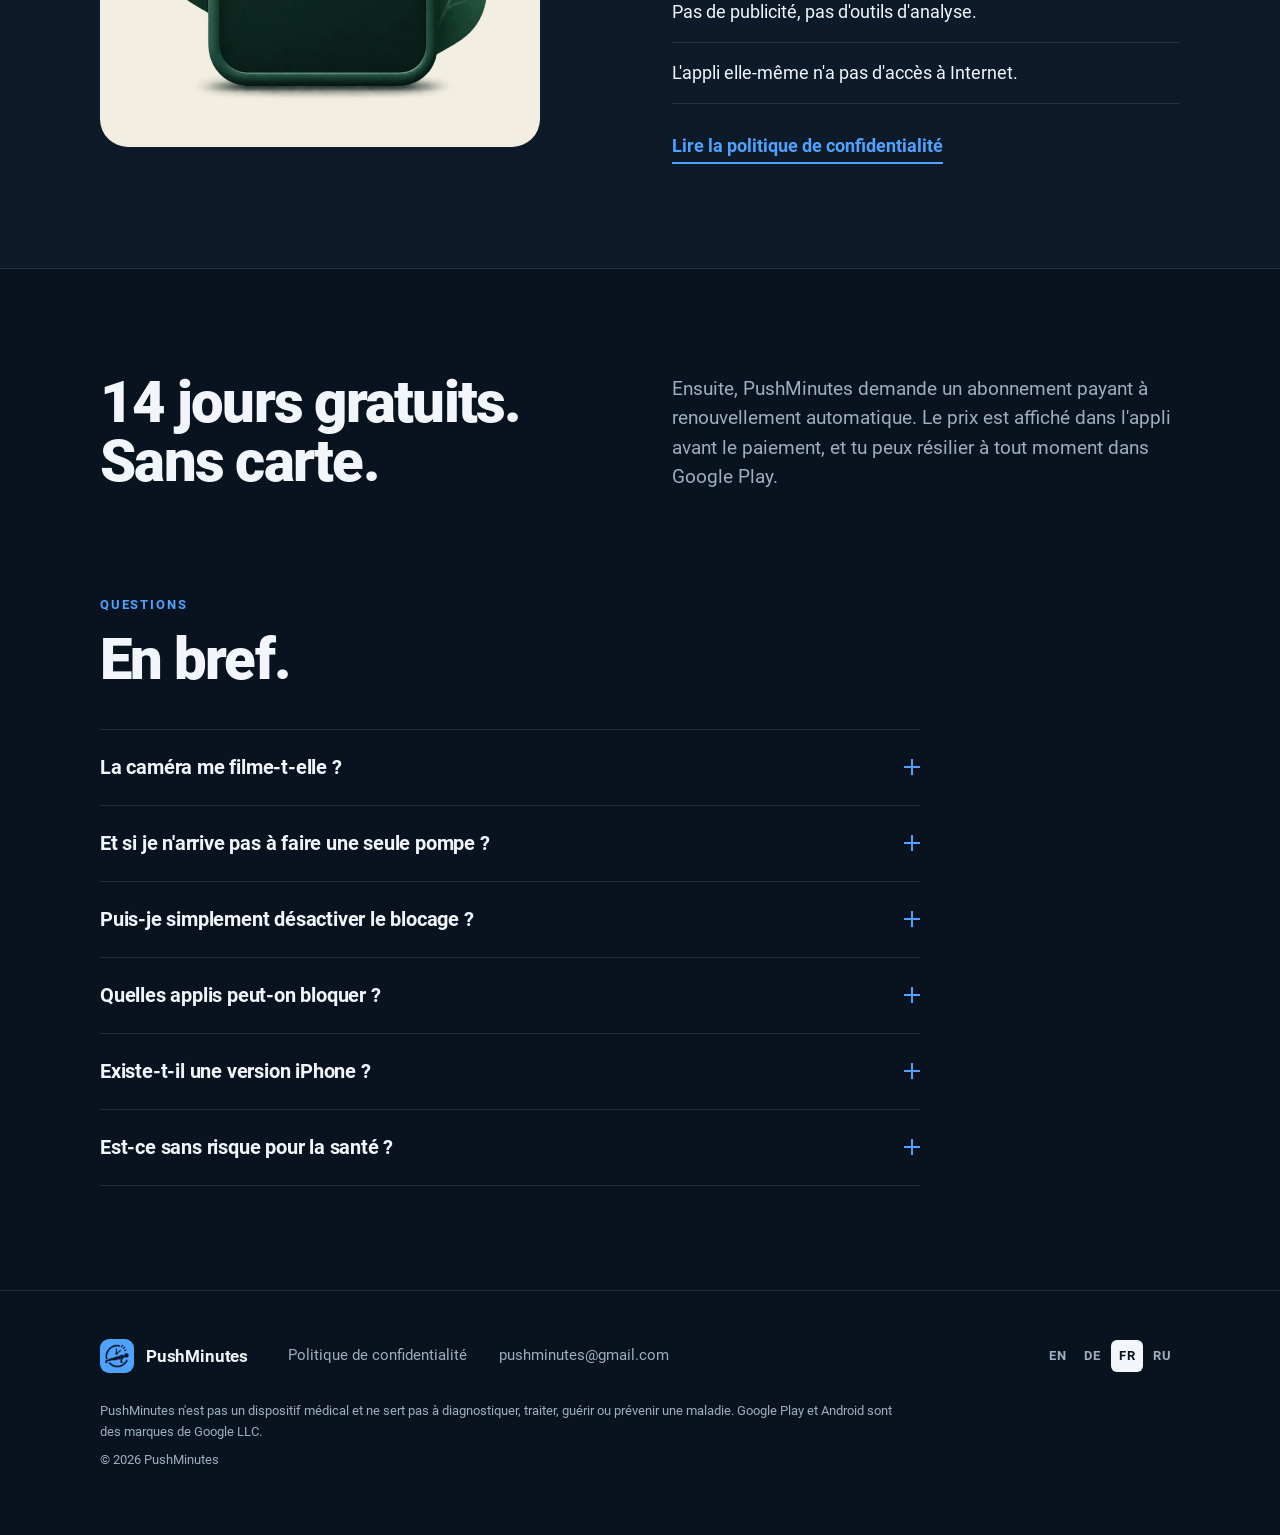
<file: fr/index.html>
<!doctype html>
<html lang="fr">
<head>
<meta charset="utf-8">
<meta name="viewport" content="width=device-width,initial-scale=1">
<title>PushMinutes – des pompes pour débloquer tes applis</title>
<meta name="description" content="PushMinutes bloque les applis qui dévorent ton temps. Des pompes et des squats les rouvrent – la caméra du téléphone compte chaque répétition. Android, 14 jours gratuits.">
<meta name="theme-color" content="#08131F">
<link rel="canonical" href="https://aleksandrwhite-t.github.io/pushminutes/fr/">
<link rel="alternate" hreflang="en" href="https://aleksandrwhite-t.github.io/pushminutes/">
<link rel="alternate" hreflang="de" href="https://aleksandrwhite-t.github.io/pushminutes/de/">
<link rel="alternate" hreflang="fr" href="https://aleksandrwhite-t.github.io/pushminutes/fr/">
<link rel="alternate" hreflang="ru" href="https://aleksandrwhite-t.github.io/pushminutes/ru/">
<link rel="alternate" hreflang="x-default" href="https://aleksandrwhite-t.github.io/pushminutes/">
<meta property="og:type" content="website">
<meta property="og:title" content="PushMinutes – des pompes pour débloquer tes applis">
<meta property="og:description" content="PushMinutes bloque les applis qui dévorent ton temps. Des pompes et des squats les rouvrent – la caméra du téléphone compte chaque répétition. Android, 14 jours gratuits.">
<meta property="og:url" content="https://aleksandrwhite-t.github.io/pushminutes/fr/">
<meta property="og:image" content="https://aleksandrwhite-t.github.io/pushminutes/assets/img/og.png">
<meta name="twitter:card" content="summary_large_image">
<link rel="icon" type="image/png" href="../assets/img/favicon.png">
<link rel="apple-touch-icon" href="../assets/img/apple-touch-icon.png">
<link rel="preload" href="../assets/fonts/roboto-900.woff2" as="font" type="font/woff2" crossorigin>
<link rel="stylesheet" href="../assets/site.css">
</head>
<body>
<header class="wrap top">
<a class="brand" href="#"><img src="../assets/img/icon-192.png" width="34" height="34" alt=""><span>PushMinutes</span></a>
<nav aria-label="Comment ça marche"><a href="#how">Comment ça marche</a><a href="#privacy">Confidentialité</a><a href="#faq">Questions</a></nav>
<div class="langs"><a href=".././" hreflang="en" lang="en">EN</a><a href="../de/" hreflang="de" lang="de">DE</a><a href="../fr/" hreflang="fr" lang="fr" aria-current="page">FR</a><a href="../ru/" hreflang="ru" lang="ru">RU</a></div>
</header>

<main>
<div class="wrap hero">
<div>
<h1><span>Envie de scroller ?</span><span class="accent">Gagne-le d&#x27;abord</span></h1>
<p class="lede">PushMinutes bloque les applis qui dévorent ton temps. Des pompes et des squats les rouvrent – la caméra du téléphone compte chaque répétition.</p>
<div class="soon"><i></i>Bientôt sur Google Play</div>
<p class="fine">Android 7.0 ou plus récent · 14 jours gratuits, sans carte</p>
</div>
<div class="phones">
<div class="phone back"><img src="../assets/img/fr/hud.webp" width="600" height="1242" alt="Écran caméra qui compte les pompes"></div>
<div class="phone front"><img src="../assets/img/fr/home.webp" width="600" height="1242" alt="Écran d&#x27;accueil de PushMinutes : minutes restantes et anneau de l&#x27;objectif du jour"></div>
</div>
</div>

<div class="cream">
<div class="wrap band">
<img src="../assets/img/art/hero.webp" width="1000" height="605" alt="Une personne fait des pompes devant un téléphone qui les compte" loading="lazy" decoding="async">
<div><h2>Chaque répétition rapporte des minutes.</h2><p>Le prix est simple : ta limite du jour divisée par ton objectif du jour. Objectif atteint – toute la limite est à toi. Moins de répétitions – moins de minutes.</p></div>
</div>
</div>

<section id="how" class="wrap">
<p class="kicker">Comment ça marche</p>
<h2 class="title">Trois étapes jusqu&#x27;à la première minute gagnée.</h2>
<ol class="steps"><li class="step"><span class="num">01</span><h3>Regarde où part ton temps</h3><p>PushMinutes lit les statistiques d&#x27;utilisation d&#x27;Android et affiche le vrai chiffre – par appli et par jour.</p><div class="phone"><img src="../assets/img/fr/time.webp" width="600" height="1242" alt="Écran du temps quotidien par appli" loading="lazy" decoding="async"></div></li><li class="step"><span class="num">02</span><h3>Décide combien tu gardes</h3><p>Choisis une limite quotidienne entre 30 minutes et 3 heures. L&#x27;appli démarre près de ton temps actuel et peut baisser la limite de 10 minutes par semaine.</p><div class="phone"><img src="../assets/img/fr/price.webp" width="600" height="1242" alt="Écran de choix de la limite du jour" loading="lazy" decoding="async"></div></li><li class="step"><span class="num">03</span><h3>Gagne-le au sol</h3><p>Pose le téléphone à environ deux mètres. La caméra compte les pompes ou les squats, et chaque répétition ajoute des minutes.</p><div class="phone"><img src="../assets/img/fr/hud.webp" width="600" height="1242" alt="Écran caméra avec le compteur" loading="lazy" decoding="async"></div></li></ol>
</section>

<section class="cream">
<div class="wrap split">
<div>
<p class="kicker">Comptage honnête</p>
<h2 class="title">Seules les répétitions complètes comptent.</h2>
<p class="intro">Le compteur a été réglé sur de vrais enregistrements, tentatives de triche comprises.</p>
<div class="cols">
<div><h3>Compte</h3><ul class="marks yes"><li>Pompes complètes : poitrine en bas, puis retour</li><li>Squats profonds – deux squats valent une pompe</li><li>Pompes sur les genoux – dans un mode débutant à part</li><li>Téléphone en face ou sur le côté</li></ul></div>
<div><h3>Ne compte pas</h3><ul class="marks no"><li>Demi-répétitions</li><li>Hochements de tête devant la caméra</li><li>Pompes sur les genoux déguisées en pompes classiques</li></ul></div>
</div>
</div>
<div class="poses">
<img src="../assets/img/art/pos_top.webp" width="760" height="453" alt="Pompe, position haute" loading="lazy" decoding="async">
<img src="../assets/img/art/pos_bottom.webp" width="760" height="448" alt="Pompe, position basse" loading="lazy" decoding="async">
</div>
</div>
</section>

<section class="wrap stick">
<div class="phone"><img src="../assets/img/fr/stats.webp" width="600" height="1242" alt="Progression : série, semaine et récompenses" loading="lazy" decoding="async"></div>
<div>
<p class="kicker">Habitude</p>
<h2 class="title">Conçu pour durer.</h2>
<dl class="features"><div><dt>Objectif du jour</dt><dd>Atteins-le et toute ta limite du jour s&#x27;ouvre. Un seul objectif pour les pompes et les squats.</dd></div><div><dt>Séries avec jour de gel</dt><dd>Un jour manqué par semaine ne casse pas la série.</dd></div><div><dt>Mode strict</dt><dd>Désactiver le blocage coûte au moins 120 pompes en une séance. Difficile dans un moment de faiblesse.</dd></div><div><dt>Minutes d&#x27;urgence</dt><dd>Une fois par jour, quand tu as vraiment besoin du téléphone.</dd></div><div><dt>Temps gagné</dt><dd>Tu vois combien tu scrolles de moins qu&#x27;avant.</dd></div></dl>
</div>
</section>

<section id="privacy" class="private">
<div class="wrap split">
<div class="panel"><img src="../assets/img/art/perm_camera.webp" width="678" height="760" alt="Téléphone avec l&#x27;autorisation de la caméra activée" loading="lazy" decoding="async"></div>
<div>
<p class="kicker">Confidentialité</p>
<h2 class="title">Rien ne quitte ton téléphone.</h2>
<ul class="facts"><li>Aucune vidéo n&#x27;est enregistrée ni envoyée. La détection de la pose se fait sur l&#x27;appareil.</li><li>Pas de compte, pas d&#x27;inscription.</li><li>Pas de publicité, pas d&#x27;outils d&#x27;analyse.</li><li>L&#x27;appli elle-même n&#x27;a pas d&#x27;accès à Internet.</li></ul>
<a class="more" href="../privacy.html#fr">Lire la politique de confidentialité</a>
</div>
</div>
</section>

<section class="wrap price">
<h2><span>14 jours gratuits.</span> <span>Sans carte.</span></h2>
<p>Ensuite, PushMinutes demande un abonnement payant à renouvellement automatique. Le prix est affiché dans l&#x27;appli avant le paiement, et tu peux résilier à tout moment dans Google Play.</p>
</section>

<section id="faq" class="wrap" style="padding-top:0">
<p class="kicker">Questions</p>
<h2 class="title">En bref.</h2>
<div class="faq" style="margin-top:40px"><details><summary>La caméra me filme-t-elle ?</summary><p>Non. Chaque image est analysée sur le téléphone puis supprimée aussitôt. Rien n&#x27;est enregistré ni envoyé.</p></details><details><summary>Et si je n&#x27;arrive pas à faire une seule pompe ?</summary><p>Commence par des pompes sur les genoux ou des squats. L&#x27;objectif du jour s&#x27;adapte à ton niveau.</p></details><details><summary>Puis-je simplement désactiver le blocage ?</summary><p>Oui. Mais en mode strict, cela coûte au moins 120 pompes en une séance. C&#x27;est toi qui choisis le mode strict pendant la configuration.</p></details><details><summary>Quelles applis peut-on bloquer ?</summary><p>N&#x27;importe quelle appli du téléphone : réseaux sociaux, vidéo, jeux, navigateurs. Les messageries restent ouvertes, sauf si tu en décides autrement.</p></details><details><summary>Existe-t-il une version iPhone ?</summary><p>Pas encore. Elle est en préparation.</p></details><details><summary>Est-ce sans risque pour la santé ?</summary><p>Les pompes et les squats sont un effort physique. En cas de doute sur ta santé, parle d&#x27;abord à un médecin. PushMinutes n&#x27;est pas un dispositif médical.</p></details></div>
</section>
</main>

<footer>
<div class="wrap">
<div class="foot">
<a class="brand" href="#"><img src="../assets/img/icon-192.png" width="34" height="34" alt=""><span>PushMinutes</span></a>
<a href="../privacy.html#fr">Politique de confidentialité</a>
<a href="mailto:pushminutes@gmail.com">pushminutes@gmail.com</a>
<div class="langs" style="margin-left:auto"><a href=".././" hreflang="en" lang="en">EN</a><a href="../de/" hreflang="de" lang="de">DE</a><a href="../fr/" hreflang="fr" lang="fr" aria-current="page">FR</a><a href="../ru/" hreflang="ru" lang="ru">RU</a></div>
</div>
<p class="legal">PushMinutes n&#x27;est pas un dispositif médical et ne sert pas à diagnostiquer, traiter, guérir ou prévenir une maladie. Google Play et Android sont des marques de Google LLC.</p>
<p class="legal" style="margin-top:8px">© 2026 PushMinutes</p>
</div>
</footer>
</body>
</html>
</file>
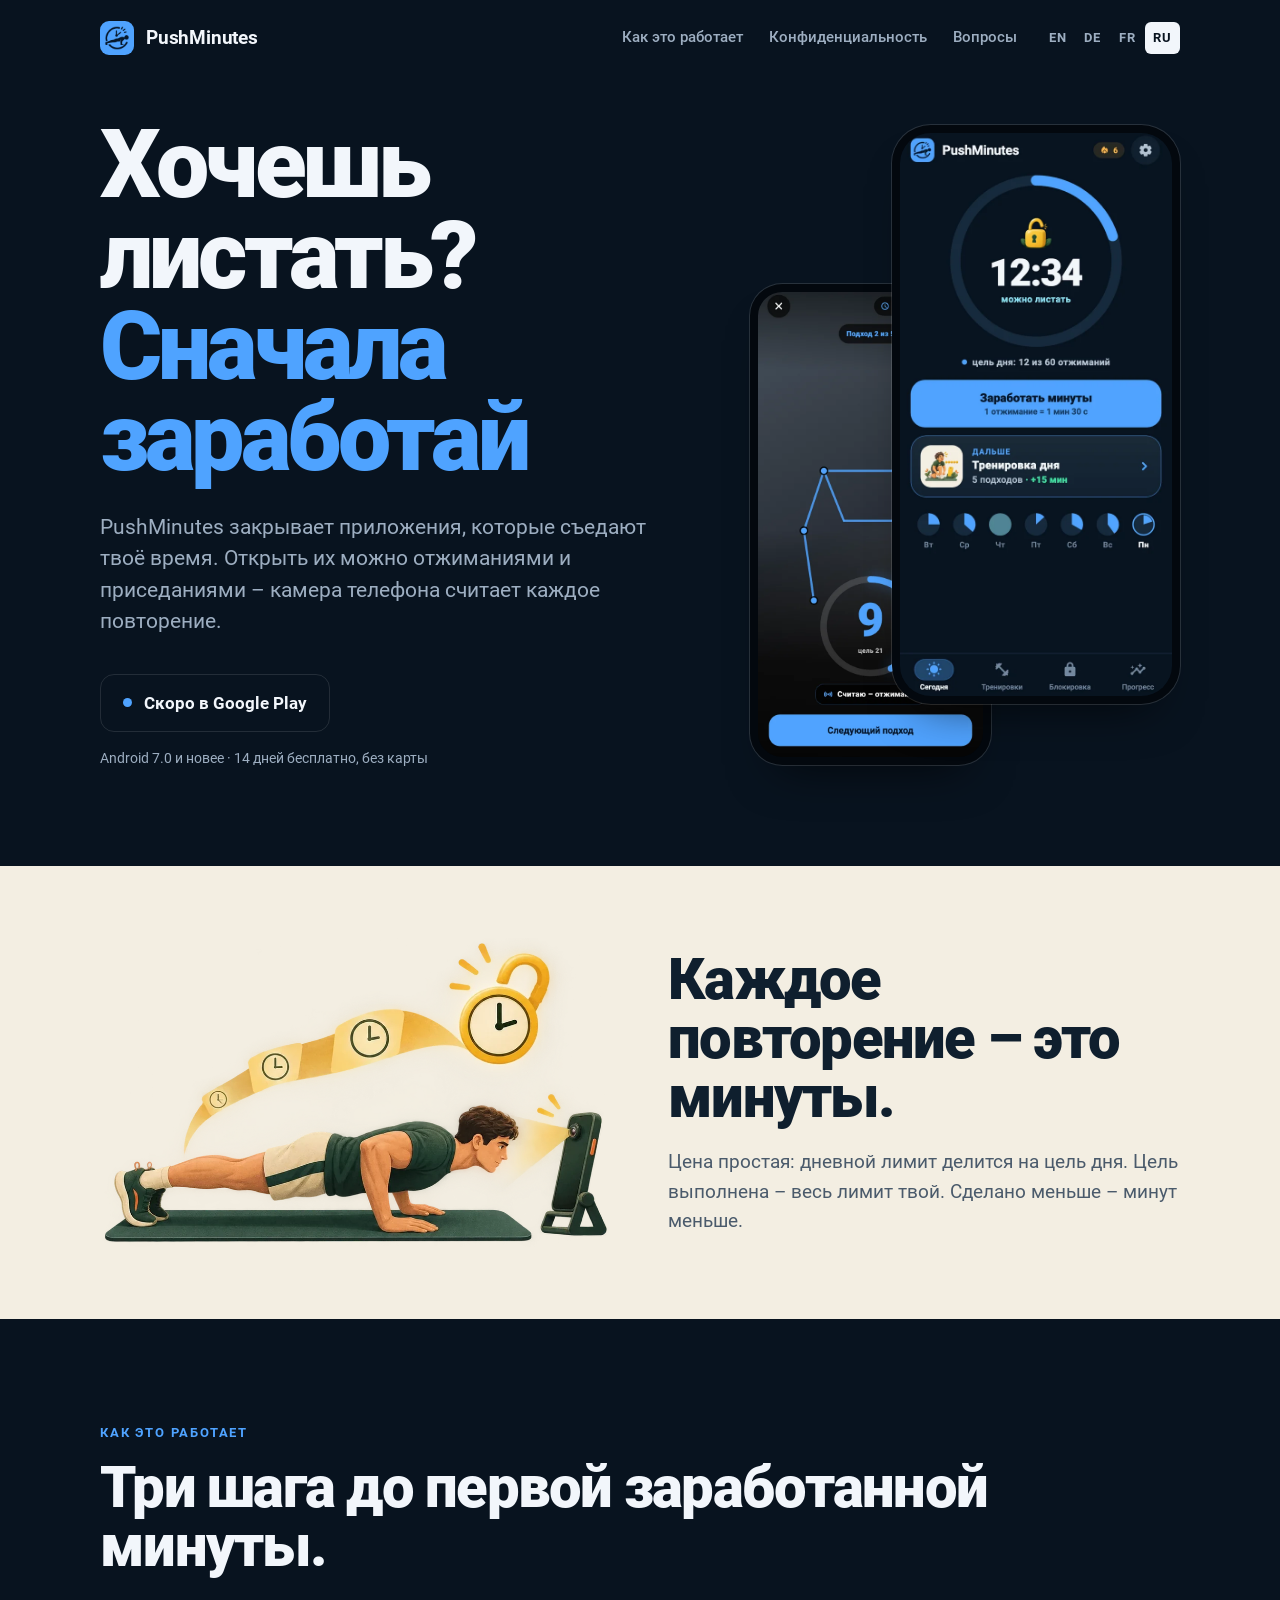
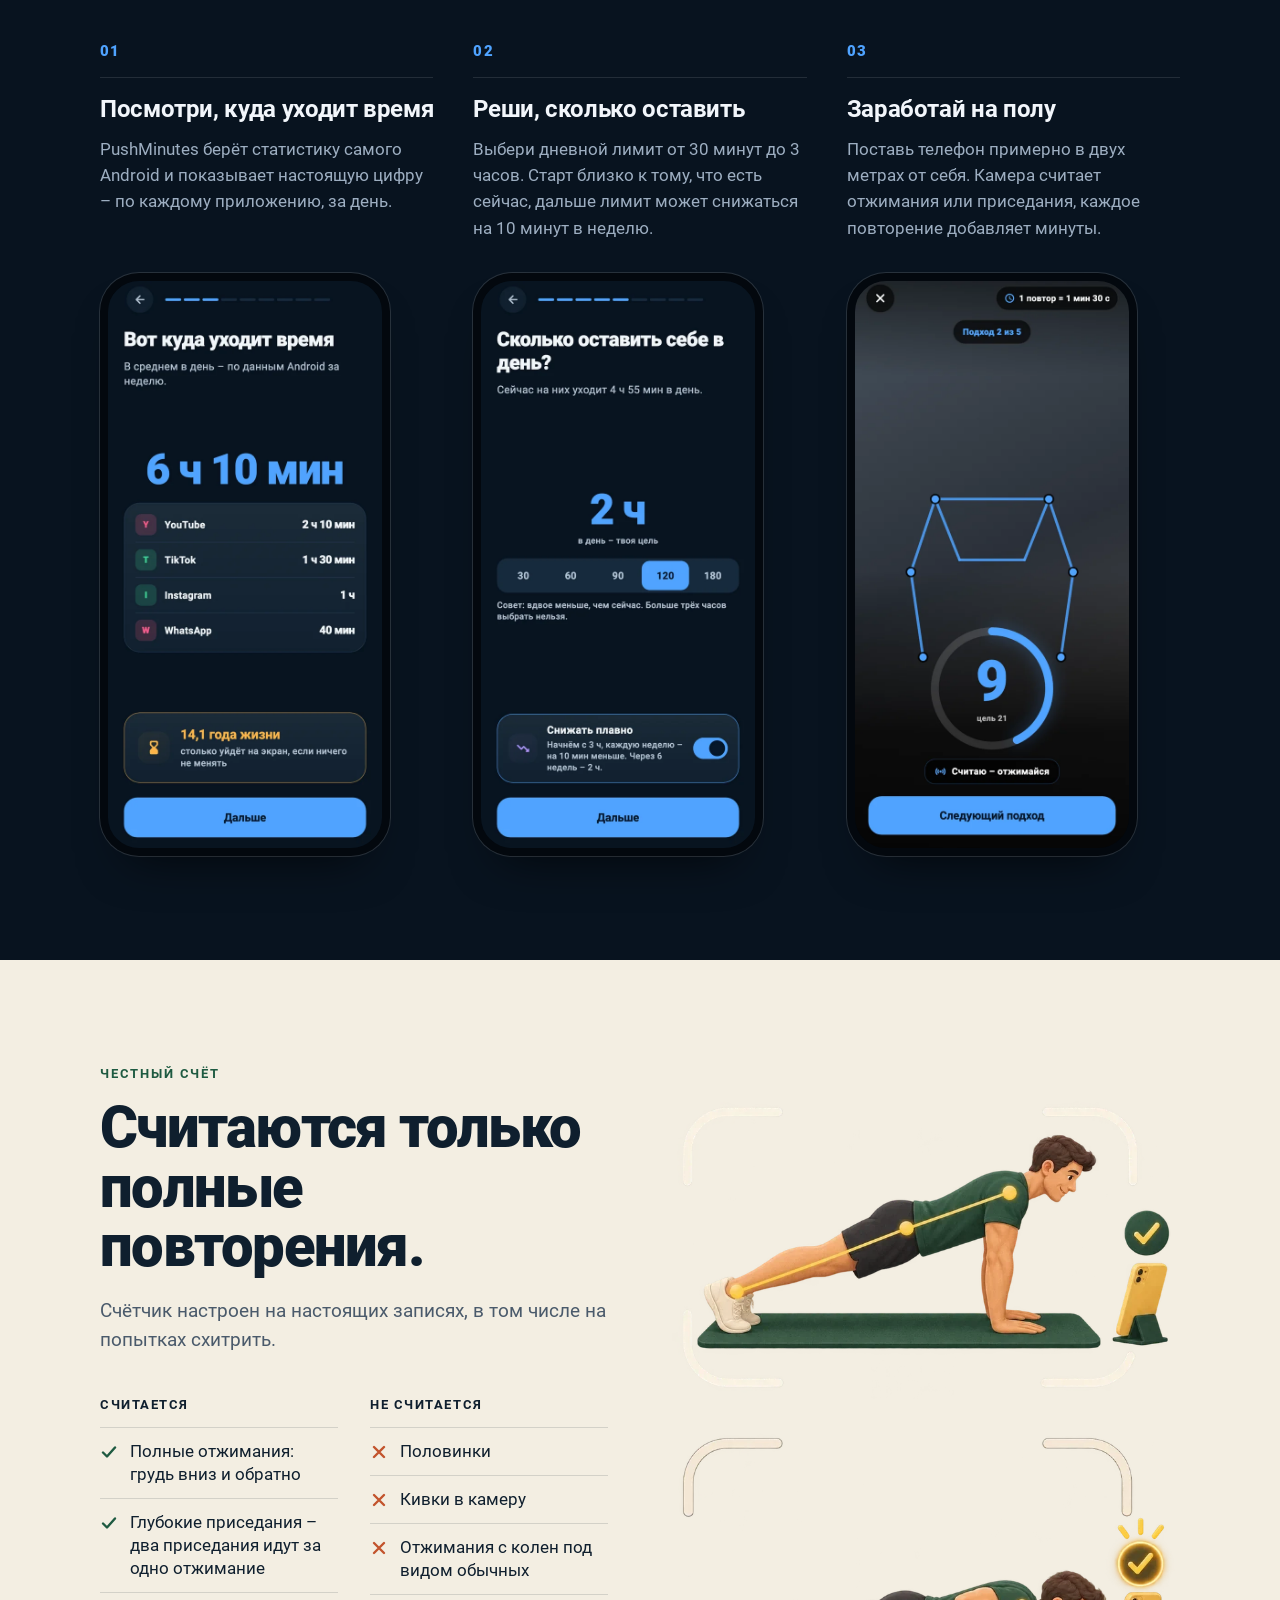
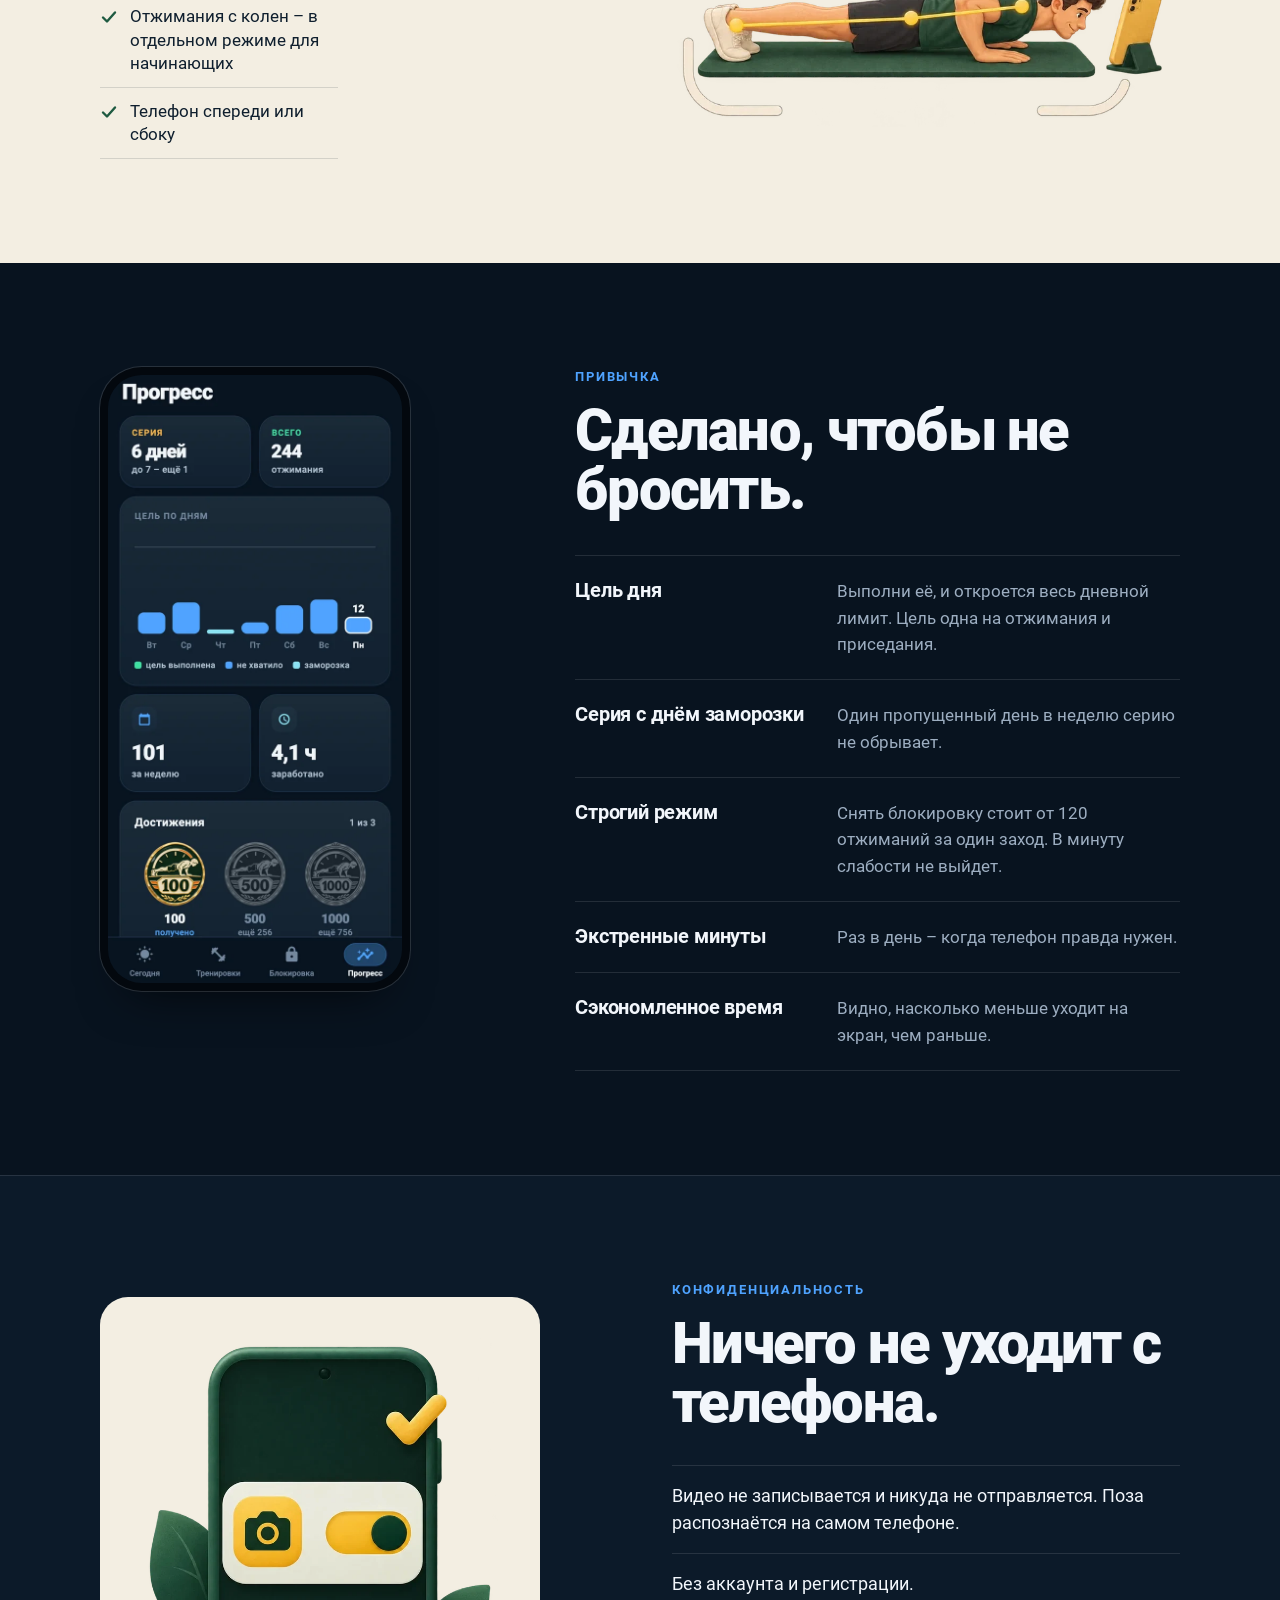
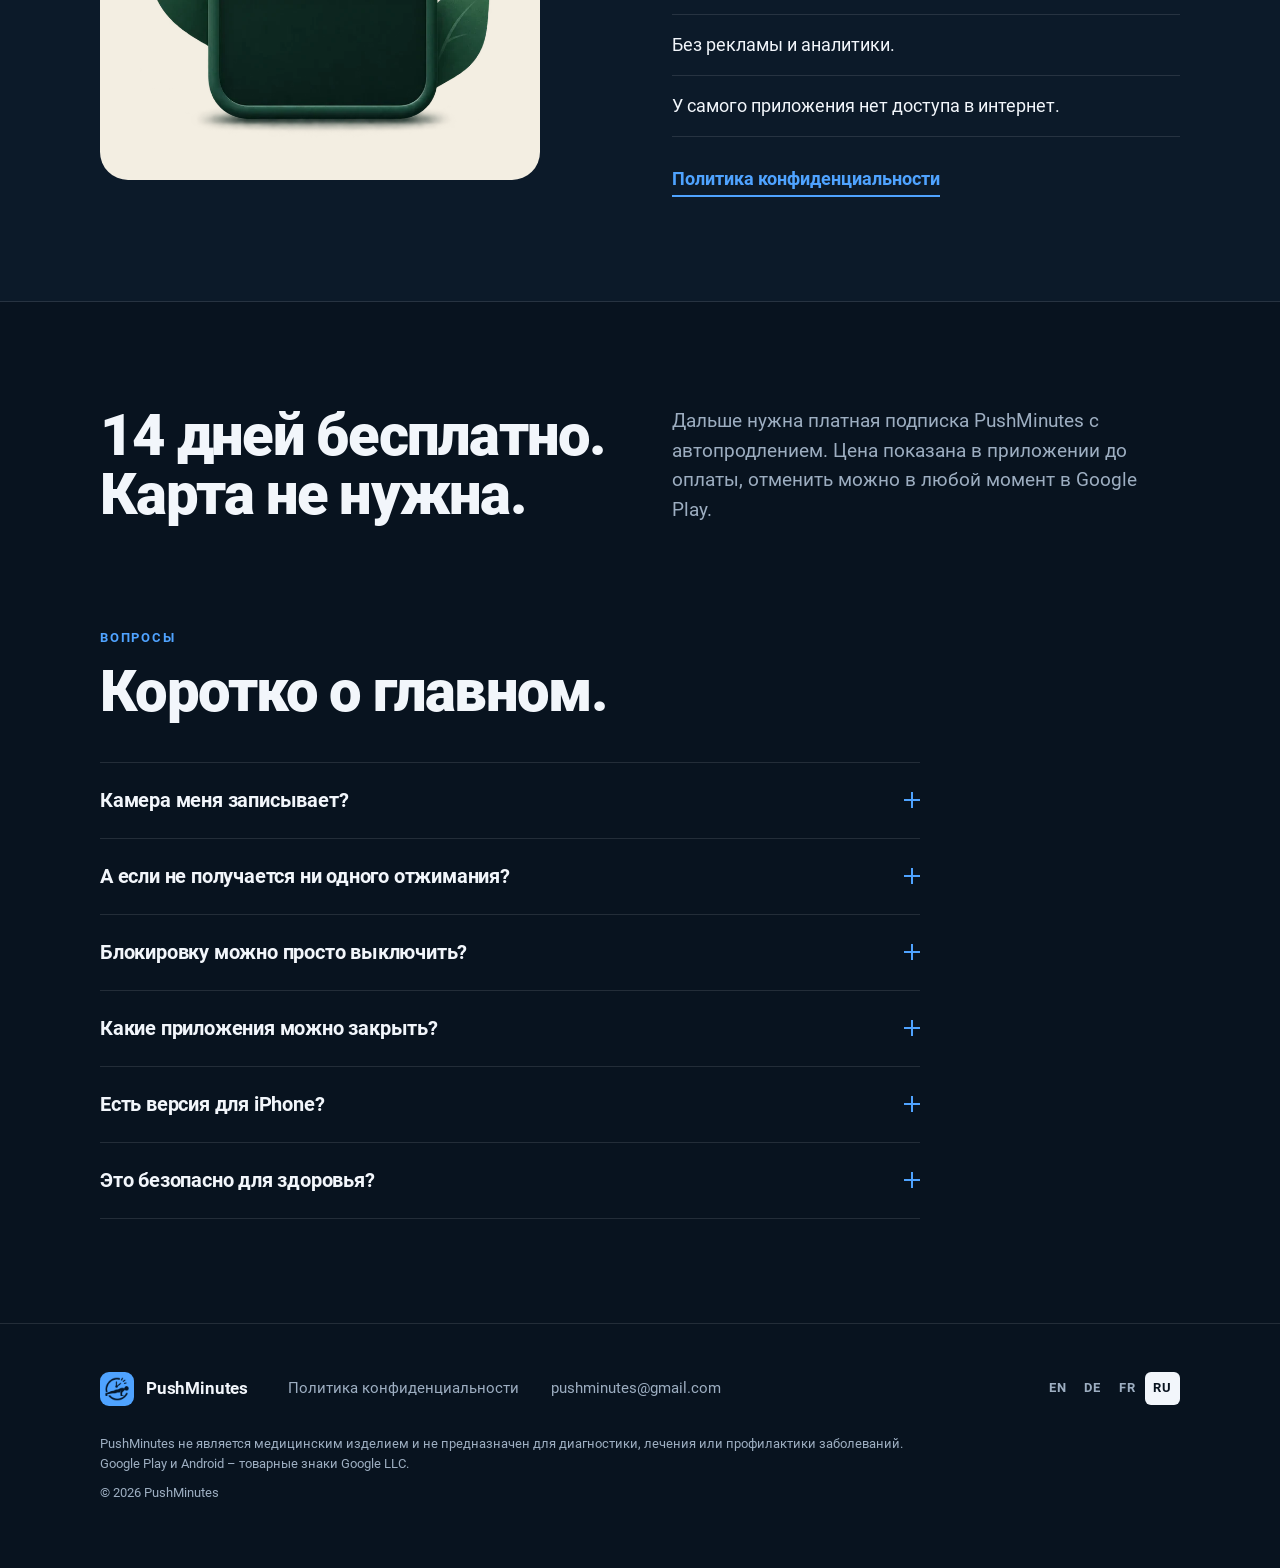
<file: ru/index.html>
<!doctype html>
<html lang="ru">
<head>
<meta charset="utf-8">
<meta name="viewport" content="width=device-width,initial-scale=1">
<title>PushMinutes – соцсети за отжимания</title>
<meta name="description" content="PushMinutes закрывает приложения, которые съедают твоё время. Открыть их можно отжиманиями и приседаниями – камера телефона считает каждое повторение. Android, 14 дней бесплатно.">
<meta name="theme-color" content="#08131F">
<link rel="canonical" href="https://aleksandrwhite-t.github.io/pushminutes/ru/">
<link rel="alternate" hreflang="en" href="https://aleksandrwhite-t.github.io/pushminutes/">
<link rel="alternate" hreflang="de" href="https://aleksandrwhite-t.github.io/pushminutes/de/">
<link rel="alternate" hreflang="fr" href="https://aleksandrwhite-t.github.io/pushminutes/fr/">
<link rel="alternate" hreflang="ru" href="https://aleksandrwhite-t.github.io/pushminutes/ru/">
<link rel="alternate" hreflang="x-default" href="https://aleksandrwhite-t.github.io/pushminutes/">
<meta property="og:type" content="website">
<meta property="og:title" content="PushMinutes – соцсети за отжимания">
<meta property="og:description" content="PushMinutes закрывает приложения, которые съедают твоё время. Открыть их можно отжиманиями и приседаниями – камера телефона считает каждое повторение. Android, 14 дней бесплатно.">
<meta property="og:url" content="https://aleksandrwhite-t.github.io/pushminutes/ru/">
<meta property="og:image" content="https://aleksandrwhite-t.github.io/pushminutes/assets/img/og.png">
<meta name="twitter:card" content="summary_large_image">
<link rel="icon" type="image/png" href="../assets/img/favicon.png">
<link rel="apple-touch-icon" href="../assets/img/apple-touch-icon.png">
<link rel="preload" href="../assets/fonts/roboto-900.woff2" as="font" type="font/woff2" crossorigin>
<link rel="stylesheet" href="../assets/site.css">
</head>
<body>
<header class="wrap top">
<a class="brand" href="#"><img src="../assets/img/icon-192.png" width="34" height="34" alt=""><span>PushMinutes</span></a>
<nav aria-label="Как это работает"><a href="#how">Как это работает</a><a href="#privacy">Конфиденциальность</a><a href="#faq">Вопросы</a></nav>
<div class="langs"><a href=".././" hreflang="en" lang="en">EN</a><a href="../de/" hreflang="de" lang="de">DE</a><a href="../fr/" hreflang="fr" lang="fr">FR</a><a href="../ru/" hreflang="ru" lang="ru" aria-current="page">RU</a></div>
</header>

<main>
<div class="wrap hero">
<div>
<h1><span>Хочешь листать?</span><span class="accent">Сначала заработай</span></h1>
<p class="lede">PushMinutes закрывает приложения, которые съедают твоё время. Открыть их можно отжиманиями и приседаниями – камера телефона считает каждое повторение.</p>
<div class="soon"><i></i>Скоро в Google Play</div>
<p class="fine">Android 7.0 и новее · 14 дней бесплатно, без карты</p>
</div>
<div class="phones">
<div class="phone back"><img src="../assets/img/ru/hud.webp" width="600" height="1242" alt="Экран камеры считает отжимания"></div>
<div class="phone front"><img src="../assets/img/ru/home.webp" width="600" height="1242" alt="Главный экран PushMinutes: остаток минут и кольцо цели дня"></div>
</div>
</div>

<div class="cream">
<div class="wrap band">
<img src="../assets/img/art/hero.webp" width="1000" height="605" alt="Человек отжимается перед телефоном, который считает повторения" loading="lazy" decoding="async">
<div><h2>Каждое повторение – это минуты.</h2><p>Цена простая: дневной лимит делится на цель дня. Цель выполнена – весь лимит твой. Сделано меньше – минут меньше.</p></div>
</div>
</div>

<section id="how" class="wrap">
<p class="kicker">Как это работает</p>
<h2 class="title">Три шага до первой заработанной минуты.</h2>
<ol class="steps"><li class="step"><span class="num">01</span><h3>Посмотри, куда уходит время</h3><p>PushMinutes берёт статистику самого Android и показывает настоящую цифру – по каждому приложению, за день.</p><div class="phone"><img src="../assets/img/ru/time.webp" width="600" height="1242" alt="Экран со временем по приложениям за день" loading="lazy" decoding="async"></div></li><li class="step"><span class="num">02</span><h3>Реши, сколько оставить</h3><p>Выбери дневной лимит от 30 минут до 3 часов. Старт близко к тому, что есть сейчас, дальше лимит может снижаться на 10 минут в неделю.</p><div class="phone"><img src="../assets/img/ru/price.webp" width="600" height="1242" alt="Экран выбора дневного лимита" loading="lazy" decoding="async"></div></li><li class="step"><span class="num">03</span><h3>Заработай на полу</h3><p>Поставь телефон примерно в двух метрах от себя. Камера считает отжимания или приседания, каждое повторение добавляет минуты.</p><div class="phone"><img src="../assets/img/ru/hud.webp" width="600" height="1242" alt="Экран камеры со счётчиком" loading="lazy" decoding="async"></div></li></ol>
</section>

<section class="cream">
<div class="wrap split">
<div>
<p class="kicker">Честный счёт</p>
<h2 class="title">Считаются только полные повторения.</h2>
<p class="intro">Счётчик настроен на настоящих записях, в том числе на попытках схитрить.</p>
<div class="cols">
<div><h3>Считается</h3><ul class="marks yes"><li>Полные отжимания: грудь вниз и обратно</li><li>Глубокие приседания – два приседания идут за одно отжимание</li><li>Отжимания с колен – в отдельном режиме для начинающих</li><li>Телефон спереди или сбоку</li></ul></div>
<div><h3>Не считается</h3><ul class="marks no"><li>Половинки</li><li>Кивки в камеру</li><li>Отжимания с колен под видом обычных</li></ul></div>
</div>
</div>
<div class="poses">
<img src="../assets/img/art/pos_top.webp" width="760" height="453" alt="Отжимание, верхняя точка" loading="lazy" decoding="async">
<img src="../assets/img/art/pos_bottom.webp" width="760" height="448" alt="Отжимание, нижняя точка" loading="lazy" decoding="async">
</div>
</div>
</section>

<section class="wrap stick">
<div class="phone"><img src="../assets/img/ru/stats.webp" width="600" height="1242" alt="Прогресс: серия, неделя и награды" loading="lazy" decoding="async"></div>
<div>
<p class="kicker">Привычка</p>
<h2 class="title">Сделано, чтобы не бросить.</h2>
<dl class="features"><div><dt>Цель дня</dt><dd>Выполни её, и откроется весь дневной лимит. Цель одна на отжимания и приседания.</dd></div><div><dt>Серия с днём заморозки</dt><dd>Один пропущенный день в неделю серию не обрывает.</dd></div><div><dt>Строгий режим</dt><dd>Снять блокировку стоит от 120 отжиманий за один заход. В минуту слабости не выйдет.</dd></div><div><dt>Экстренные минуты</dt><dd>Раз в день – когда телефон правда нужен.</dd></div><div><dt>Сэкономленное время</dt><dd>Видно, насколько меньше уходит на экран, чем раньше.</dd></div></dl>
</div>
</section>

<section id="privacy" class="private">
<div class="wrap split">
<div class="panel"><img src="../assets/img/art/perm_camera.webp" width="678" height="760" alt="Телефон с включённым разрешением камеры" loading="lazy" decoding="async"></div>
<div>
<p class="kicker">Конфиденциальность</p>
<h2 class="title">Ничего не уходит с телефона.</h2>
<ul class="facts"><li>Видео не записывается и никуда не отправляется. Поза распознаётся на самом телефоне.</li><li>Без аккаунта и регистрации.</li><li>Без рекламы и аналитики.</li><li>У самого приложения нет доступа в интернет.</li></ul>
<a class="more" href="../privacy.html#ru">Политика конфиденциальности</a>
</div>
</div>
</section>

<section class="wrap price">
<h2><span>14 дней бесплатно.</span> <span>Карта не нужна.</span></h2>
<p>Дальше нужна платная подписка PushMinutes с автопродлением. Цена показана в приложении до оплаты, отменить можно в любой момент в Google Play.</p>
</section>

<section id="faq" class="wrap" style="padding-top:0">
<p class="kicker">Вопросы</p>
<h2 class="title">Коротко о главном.</h2>
<div class="faq" style="margin-top:40px"><details><summary>Камера меня записывает?</summary><p>Нет. Каждый кадр обрабатывается на телефоне и сразу удаляется. Ничего не сохраняется и не отправляется.</p></details><details><summary>А если не получается ни одного отжимания?</summary><p>Начни с отжиманий с колен или с приседаний. Цель дня подстроится под твой уровень.</p></details><details><summary>Блокировку можно просто выключить?</summary><p>Можно. Но в строгом режиме это стоит от 120 отжиманий за один заход. Включать ли строгий режим, решаешь ты при настройке.</p></details><details><summary>Какие приложения можно закрыть?</summary><p>Любые на телефоне: соцсети, видео, игры, браузеры. Мессенджеры остаются открытыми, пока не решишь иначе.</p></details><details><summary>Есть версия для iPhone?</summary><p>Пока нет, она в разработке.</p></details><details><summary>Это безопасно для здоровья?</summary><p>Отжимания и приседания – физическая нагрузка. Если есть сомнения по здоровью, сначала поговори с врачом. PushMinutes не является медицинским изделием.</p></details></div>
</section>
</main>

<footer>
<div class="wrap">
<div class="foot">
<a class="brand" href="#"><img src="../assets/img/icon-192.png" width="34" height="34" alt=""><span>PushMinutes</span></a>
<a href="../privacy.html#ru">Политика конфиденциальности</a>
<a href="mailto:pushminutes@gmail.com">pushminutes@gmail.com</a>
<div class="langs" style="margin-left:auto"><a href=".././" hreflang="en" lang="en">EN</a><a href="../de/" hreflang="de" lang="de">DE</a><a href="../fr/" hreflang="fr" lang="fr">FR</a><a href="../ru/" hreflang="ru" lang="ru" aria-current="page">RU</a></div>
</div>
<p class="legal">PushMinutes не является медицинским изделием и не предназначен для диагностики, лечения или профилактики заболеваний. Google Play и Android – товарные знаки Google LLC.</p>
<p class="legal" style="margin-top:8px">© 2026 PushMinutes</p>
</div>
</footer>
</body>
</html>
</file>
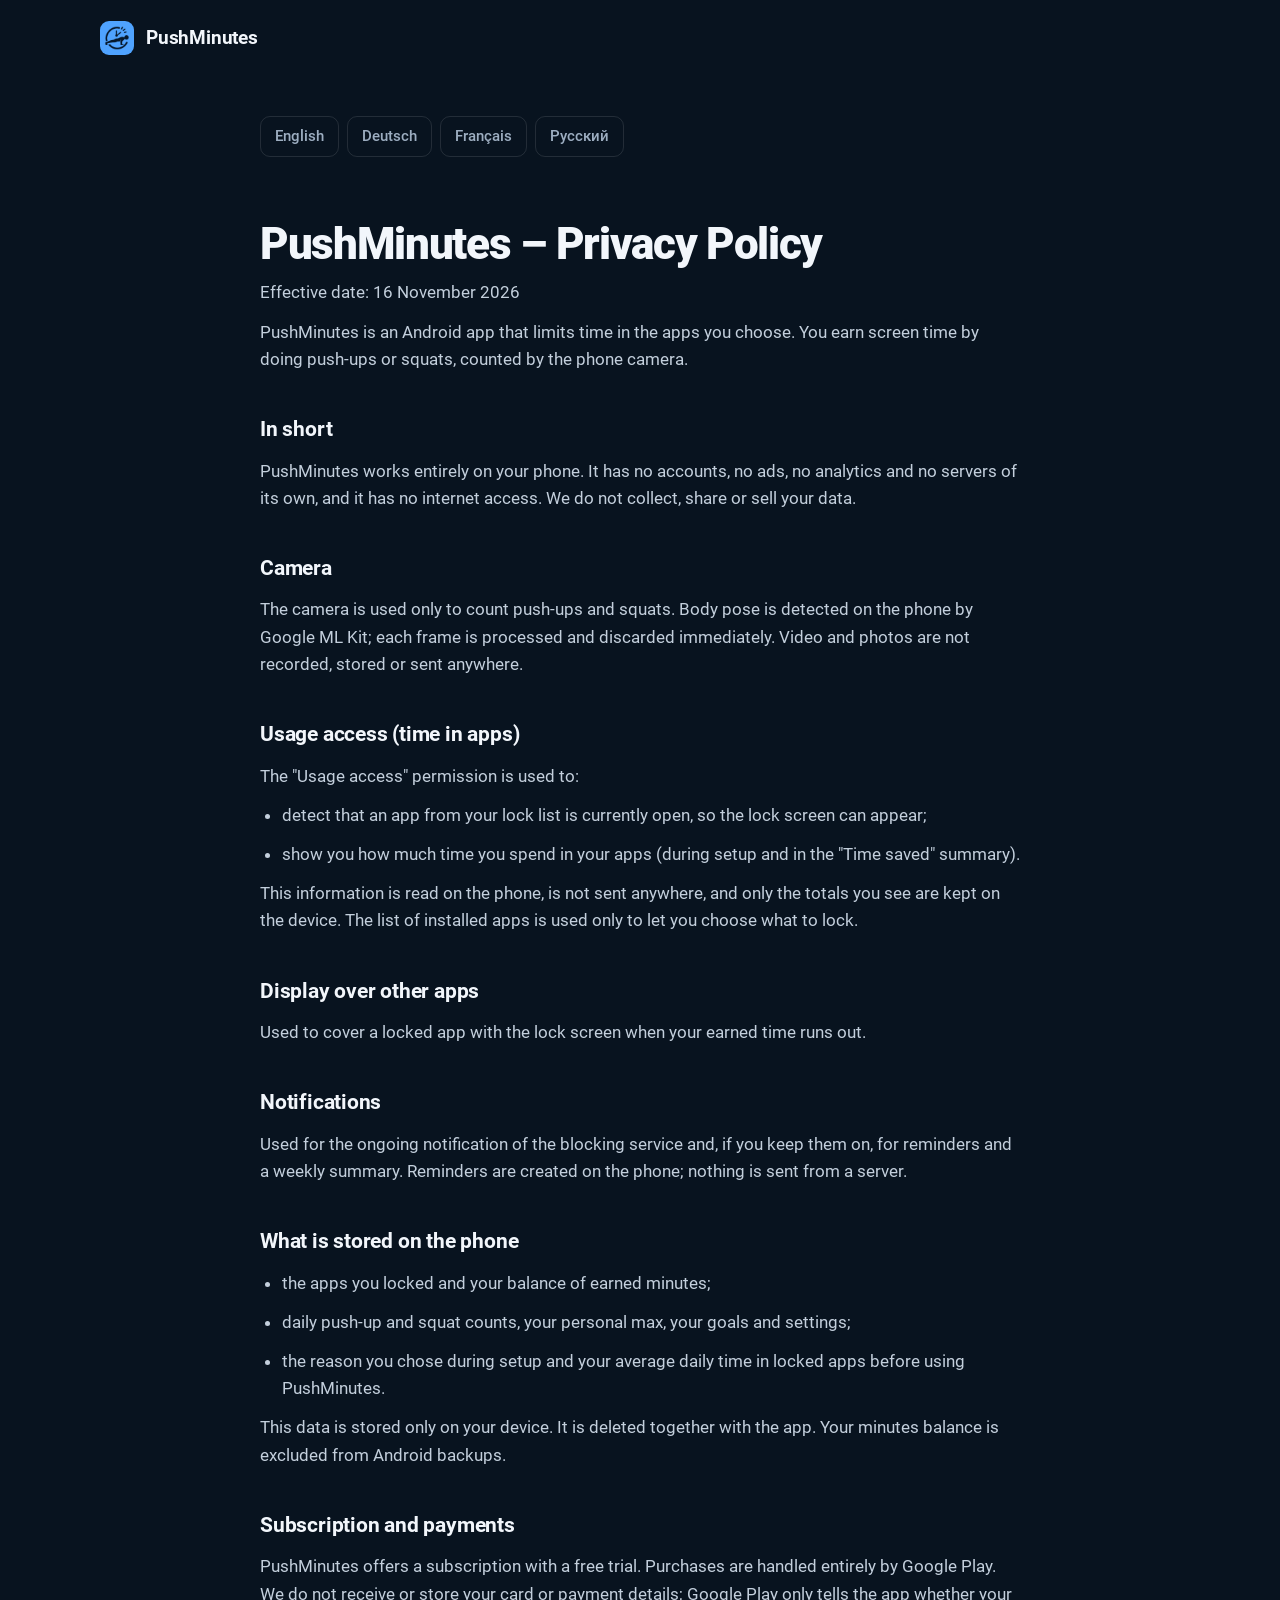
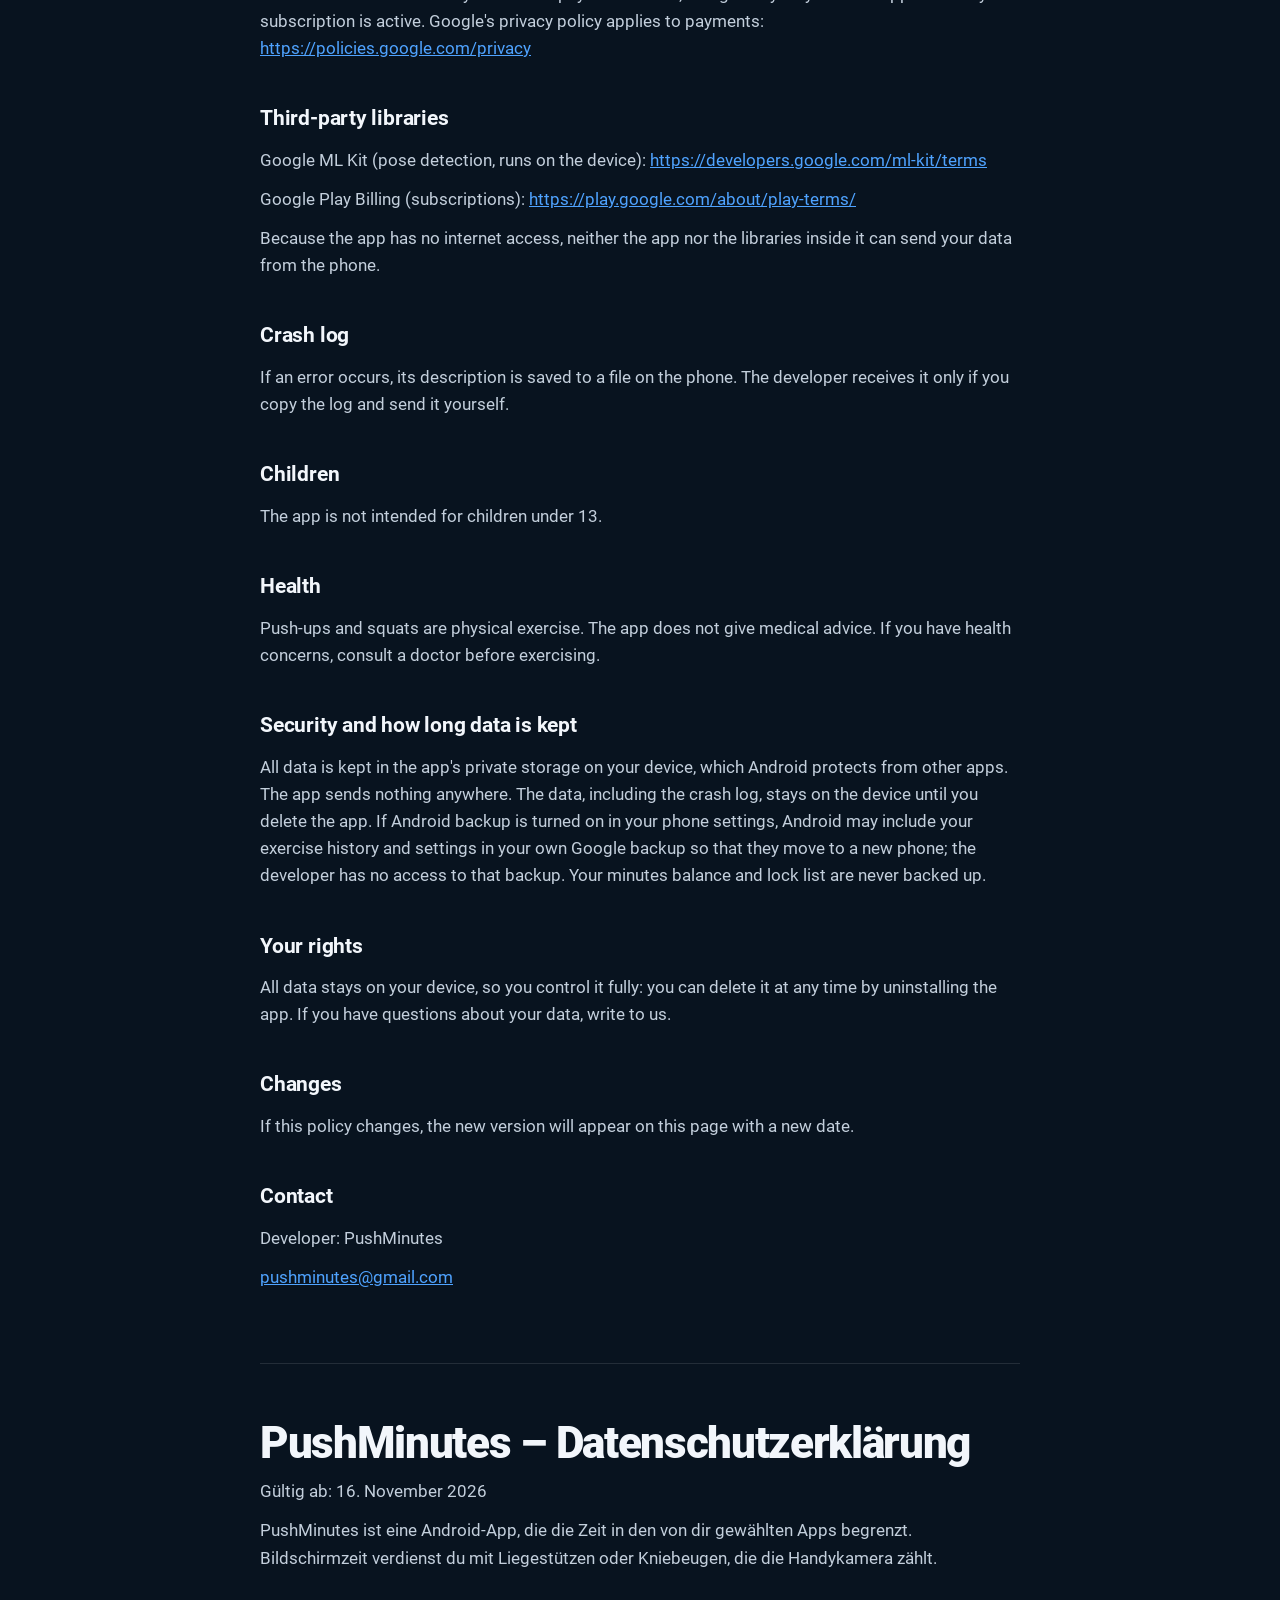
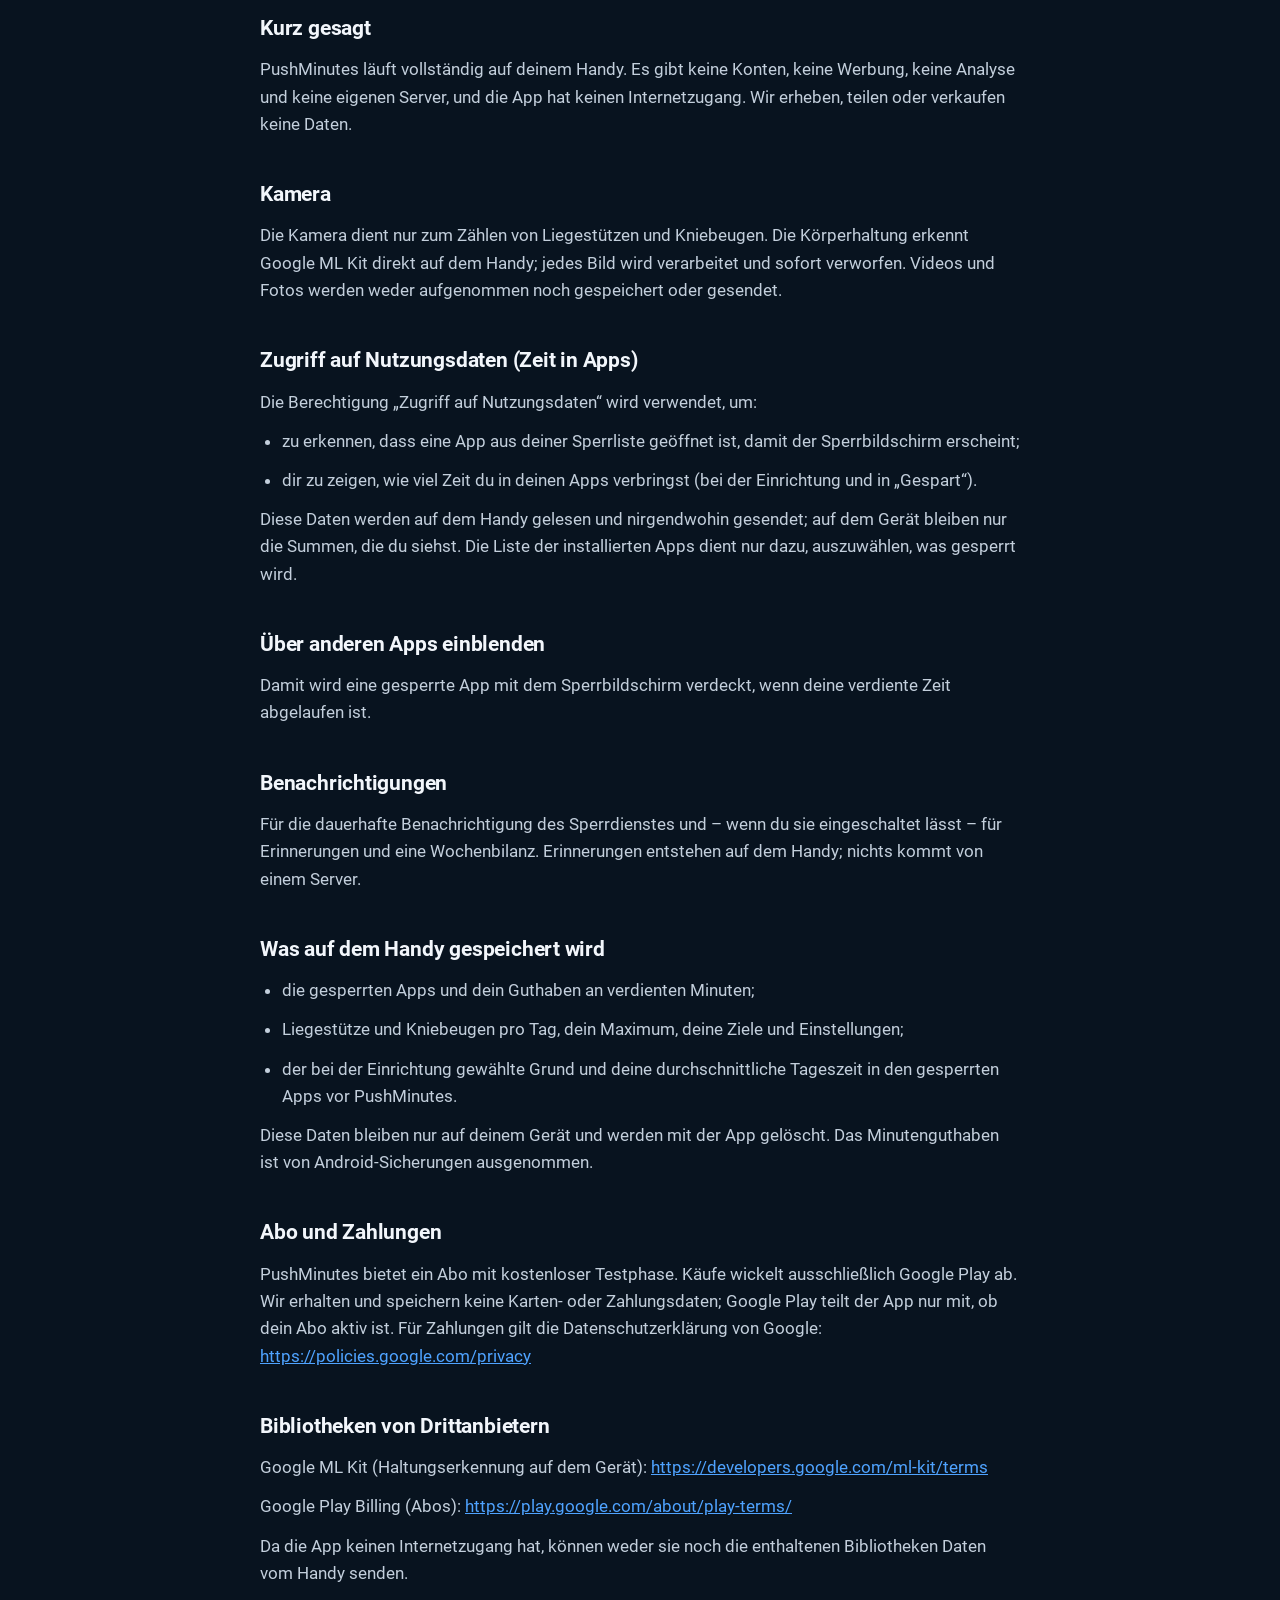
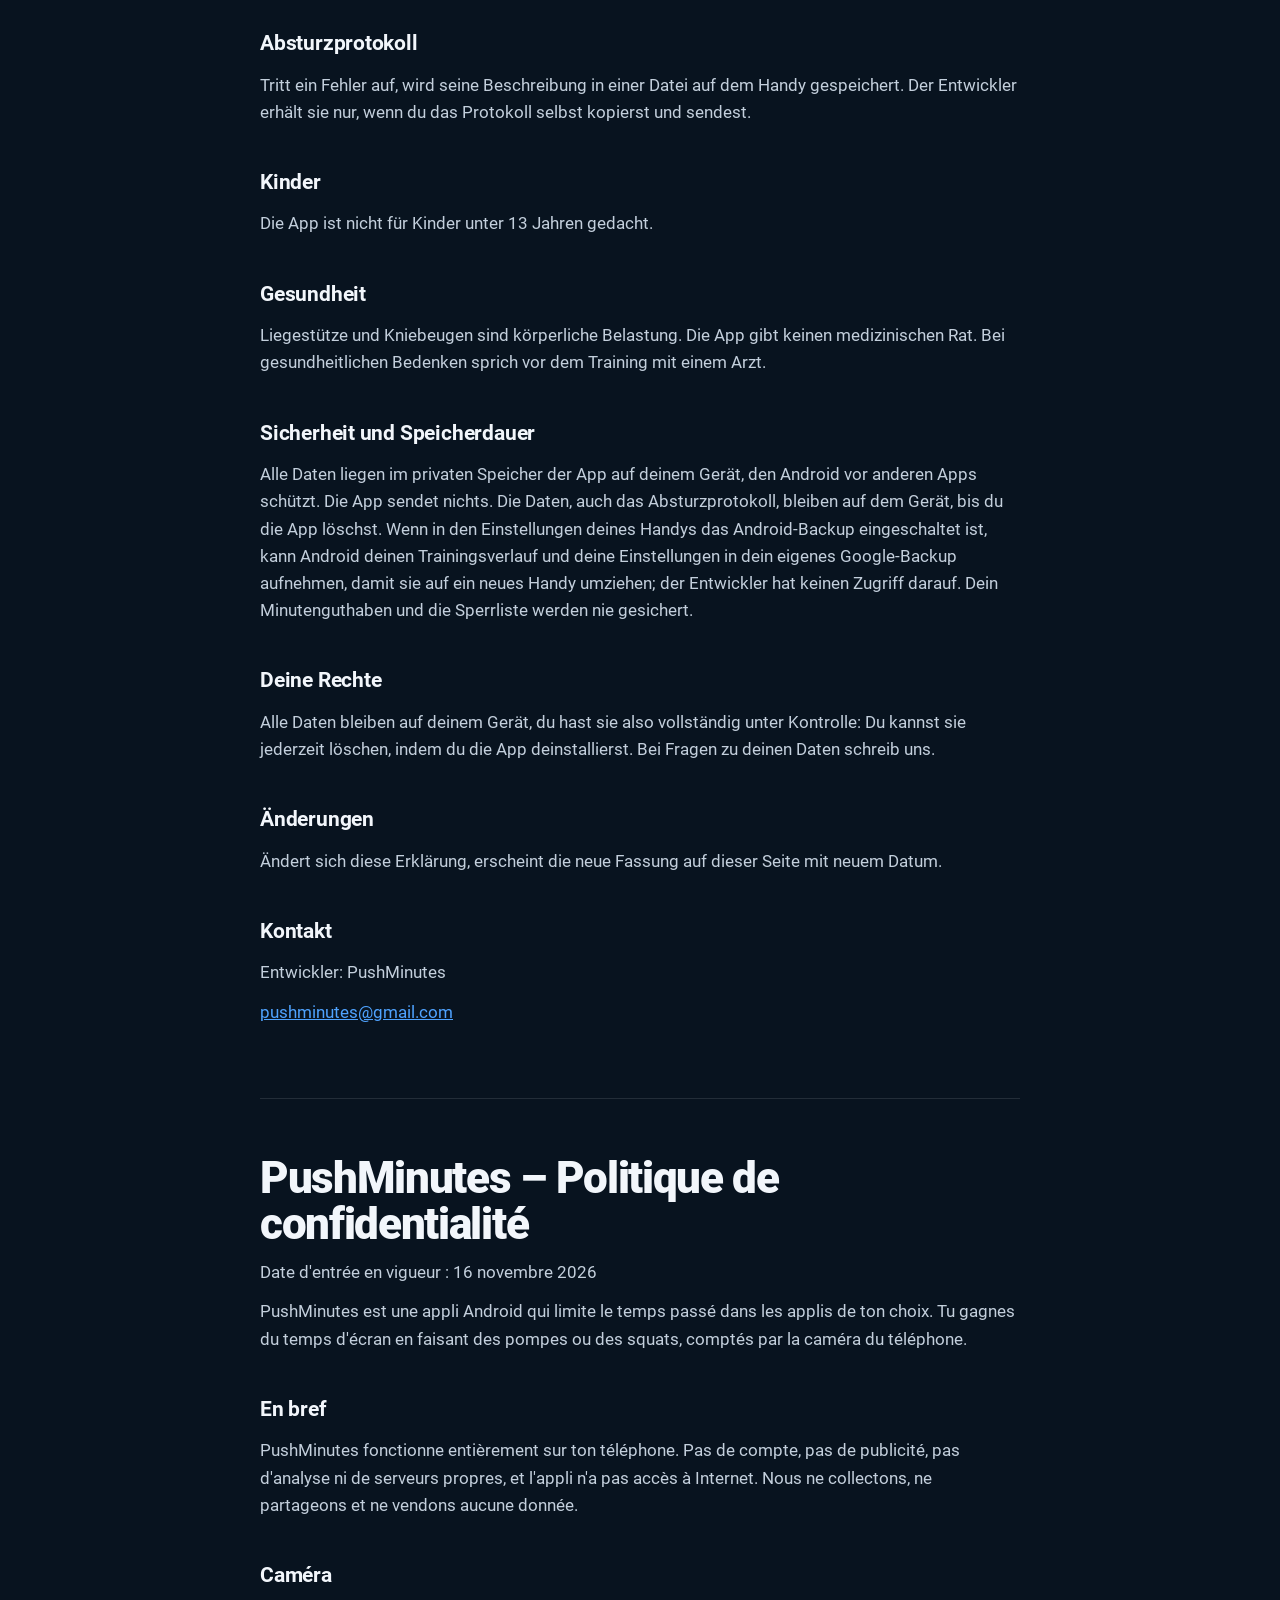
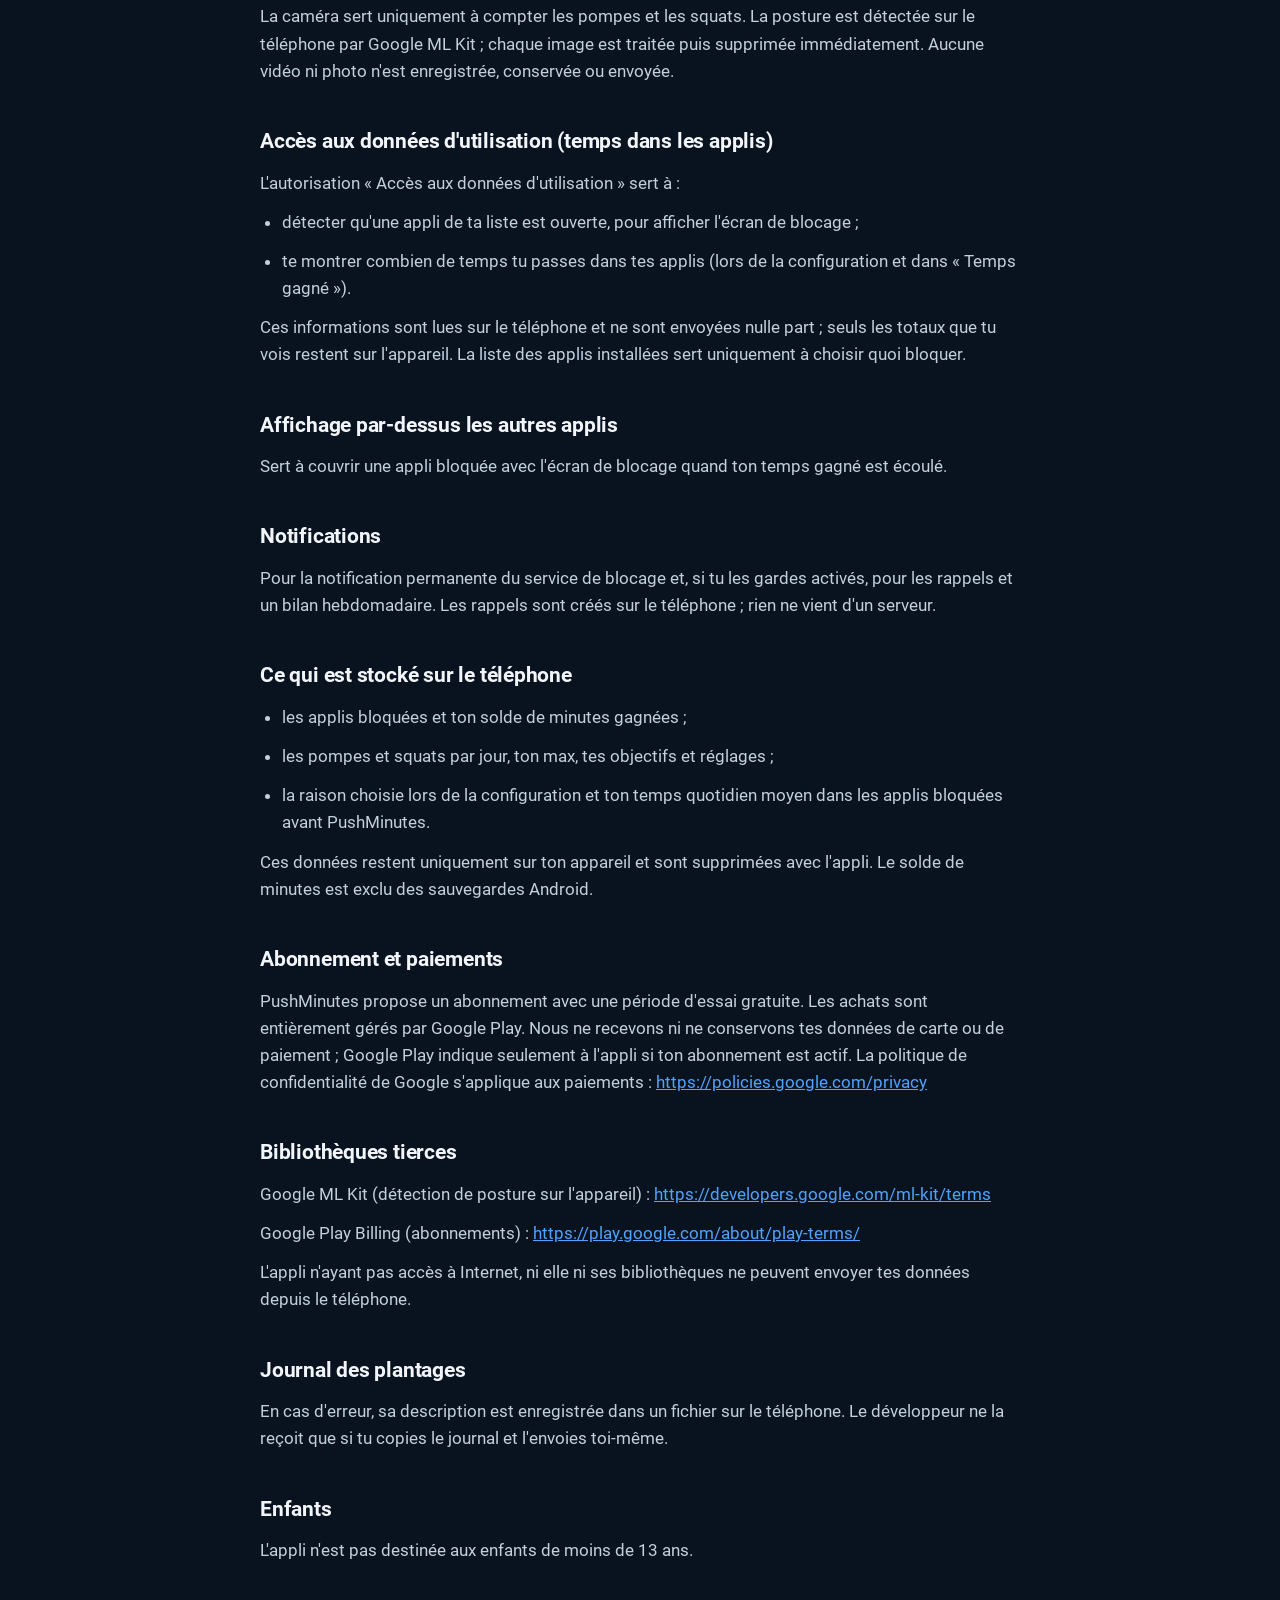
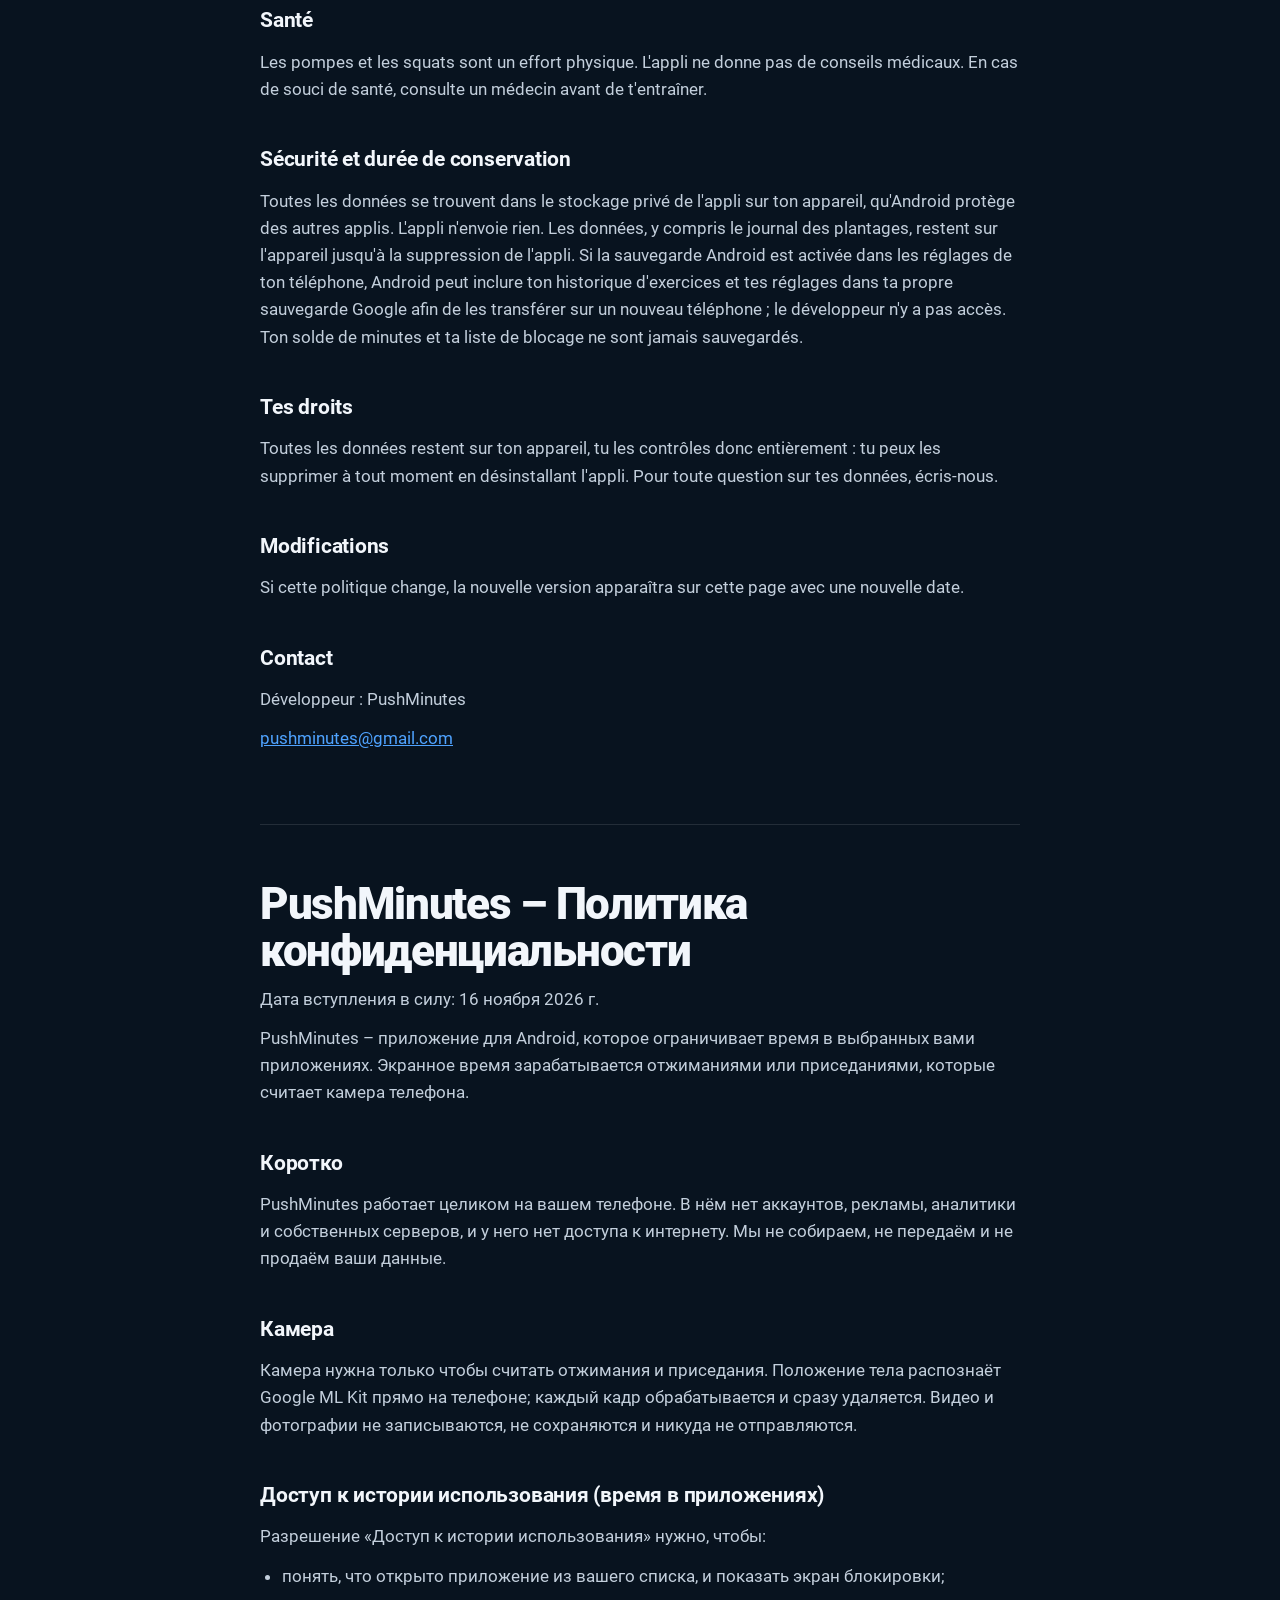
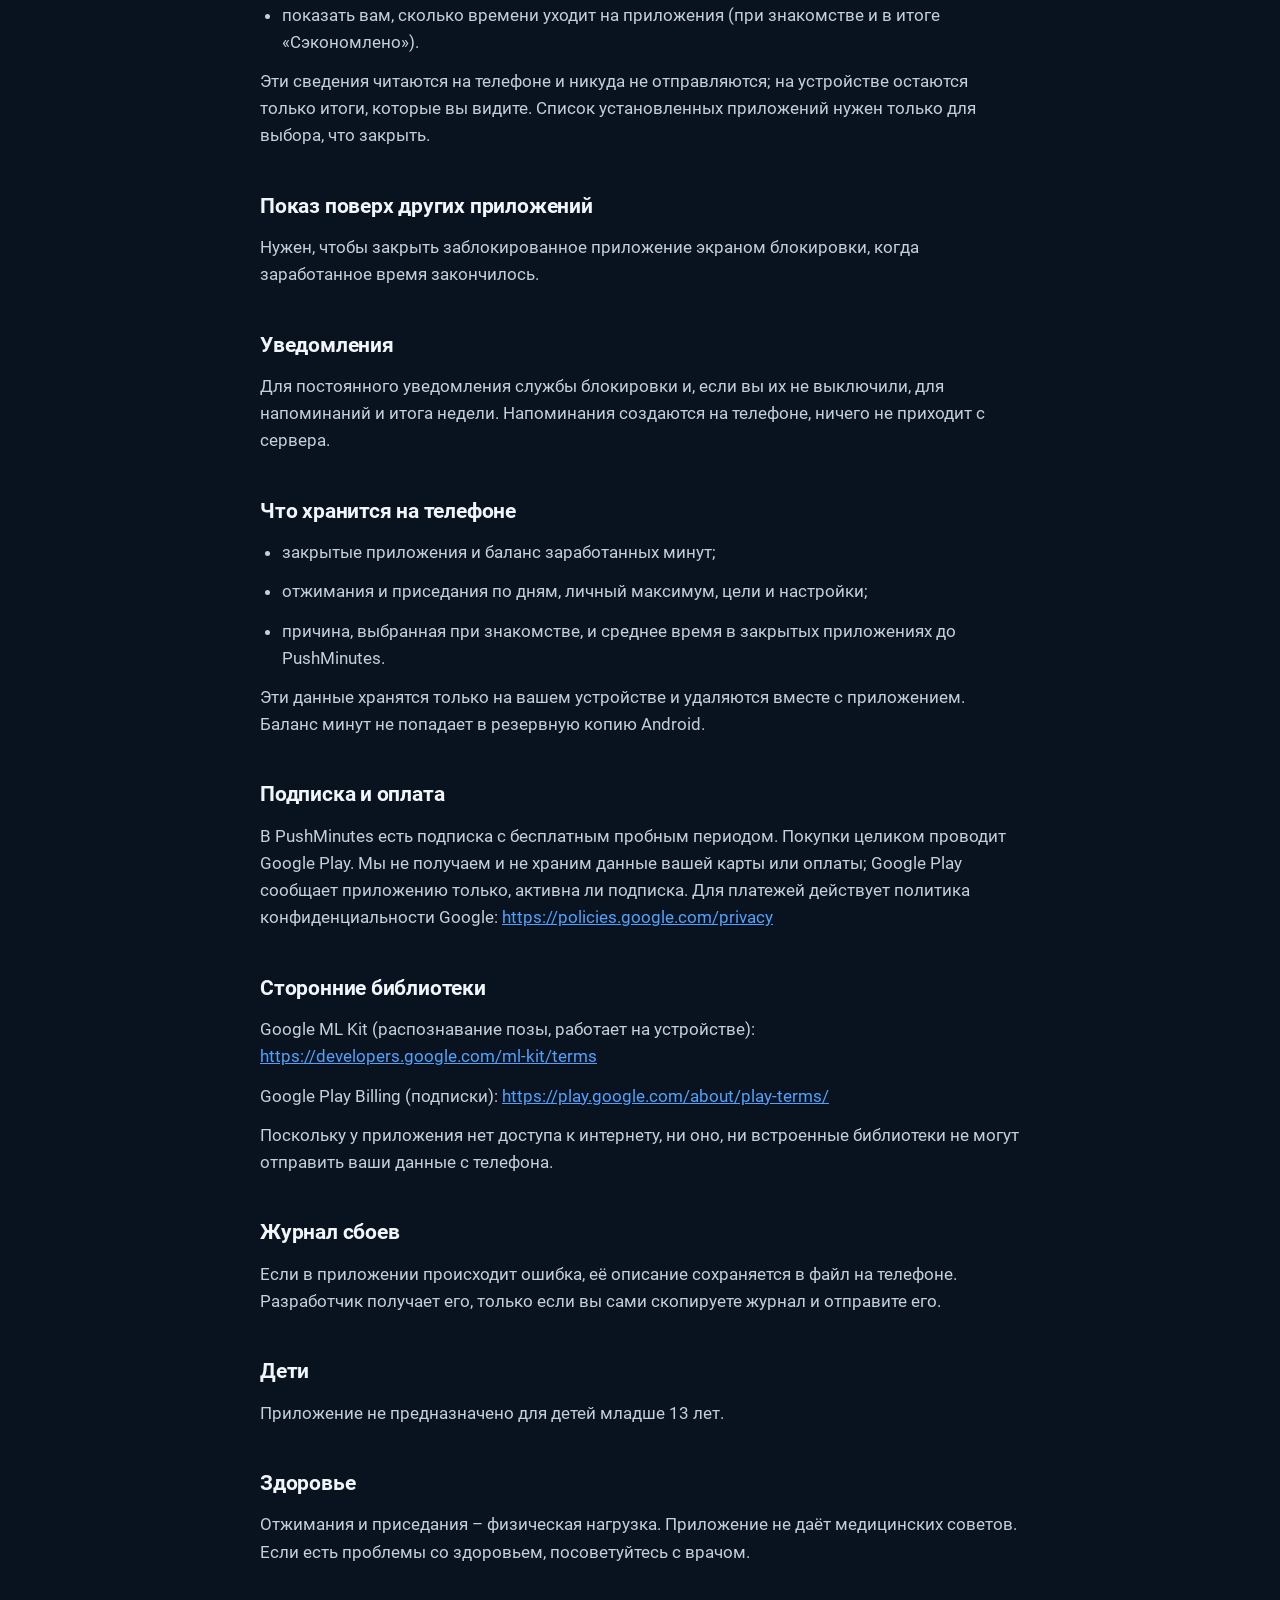
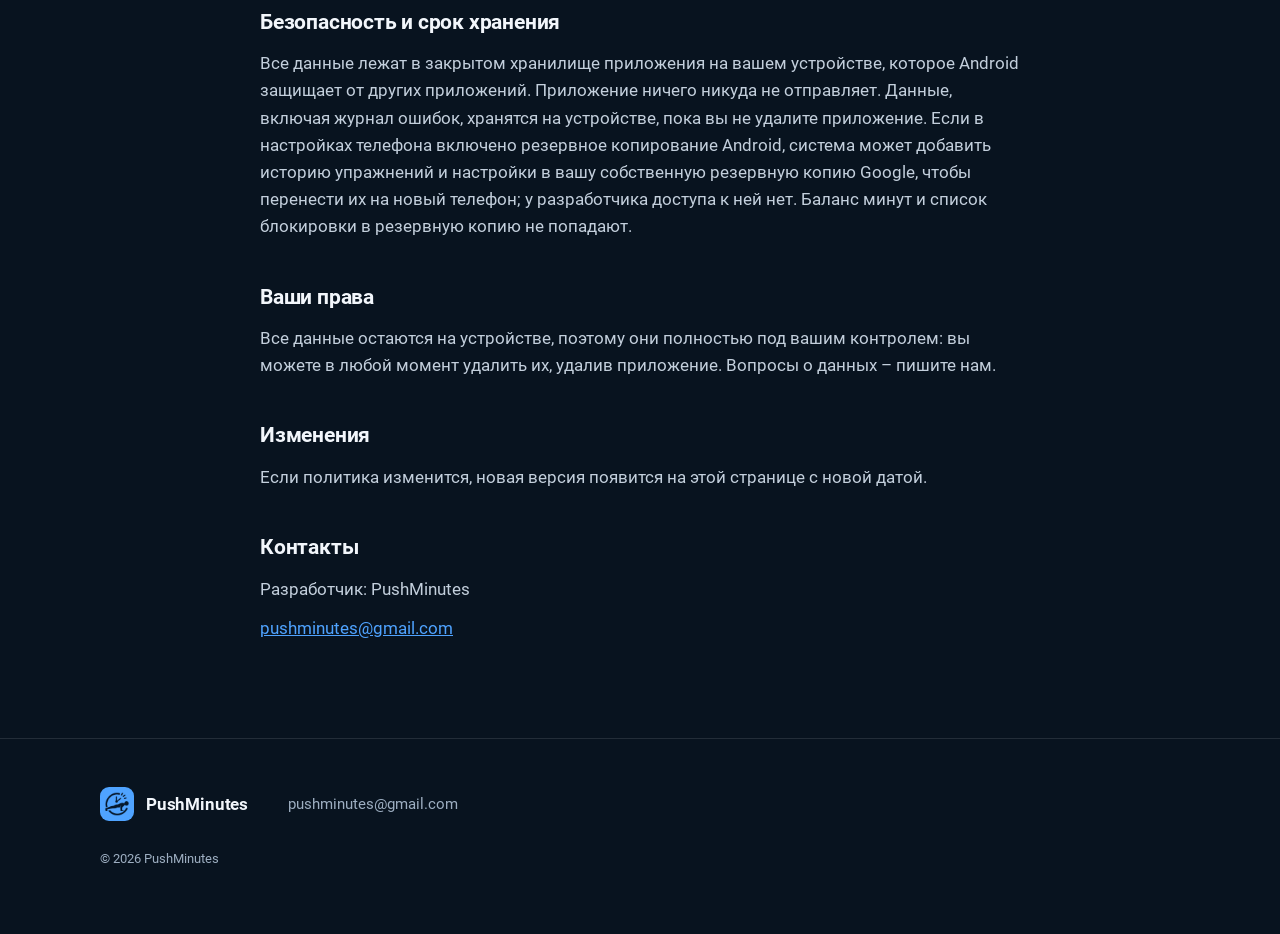
<file: privacy.html>
<!doctype html>
<html lang="en">
<head>
<meta charset="utf-8">
<meta name="viewport" content="width=device-width,initial-scale=1">
<title>PushMinutes – Privacy Policy</title>
<meta name="description" content="Privacy policy of the PushMinutes app: what stays on your phone and why nothing is sent anywhere.">
<meta name="theme-color" content="#08131F">
<link rel="canonical" href="https://aleksandrwhite-t.github.io/pushminutes/privacy.html">
<meta property="og:type" content="website">
<meta property="og:title" content="PushMinutes – Privacy Policy">
<meta property="og:description" content="Privacy policy of the PushMinutes app: what stays on your phone and why nothing is sent anywhere.">
<meta property="og:url" content="https://aleksandrwhite-t.github.io/pushminutes/privacy.html">
<meta property="og:image" content="https://aleksandrwhite-t.github.io/pushminutes/assets/img/og.png">
<meta name="twitter:card" content="summary_large_image">
<link rel="icon" type="image/png" href="assets/img/favicon.png">
<link rel="apple-touch-icon" href="assets/img/apple-touch-icon.png">
<link rel="preload" href="assets/fonts/roboto-900.woff2" as="font" type="font/woff2" crossorigin>
<link rel="stylesheet" href="assets/site.css">
</head>
<body>
<header class="wrap top">
<a class="brand" href="./"><img src="assets/img/icon-192.png" width="34" height="34" alt=""><span>PushMinutes</span></a>
</header>
<main class="wrap doc">
<nav class="jump" aria-label="Language"><a href="#en" lang="en">English</a><a href="#de" lang="de">Deutsch</a><a href="#fr" lang="fr">Français</a><a href="#ru" lang="ru">Русский</a></nav>
<article id="en" lang="en">
<h1>PushMinutes – Privacy Policy</h1>
<p>Effective date: 16 November 2026</p>
<p>PushMinutes is an Android app that limits time in the apps you choose. You earn screen time by doing push-ups or squats, counted by the phone camera.</p>
<h2>In short</h2>
<p>PushMinutes works entirely on your phone. It has no accounts, no ads, no analytics and no servers of its own, and it has no internet access. We do not collect, share or sell your data.</p>
<h2>Camera</h2>
<p>The camera is used only to count push-ups and squats. Body pose is detected on the phone by Google ML Kit; each frame is processed and discarded immediately. Video and photos are not recorded, stored or sent anywhere.</p>
<h2>Usage access (time in apps)</h2>
<p>The "Usage access" permission is used to:</p>
<ul><li>detect that an app from your lock list is currently open, so the lock screen can appear;</li><li>show you how much time you spend in your apps (during setup and in the "Time saved" summary).</li></ul>
<p>This information is read on the phone, is not sent anywhere, and only the totals you see are kept on the device. The list of installed apps is used only to let you choose what to lock.</p>
<h2>Display over other apps</h2>
<p>Used to cover a locked app with the lock screen when your earned time runs out.</p>
<h2>Notifications</h2>
<p>Used for the ongoing notification of the blocking service and, if you keep them on, for reminders and a weekly summary. Reminders are created on the phone; nothing is sent from a server.</p>
<h2>What is stored on the phone</h2>
<ul><li>the apps you locked and your balance of earned minutes;</li><li>daily push-up and squat counts, your personal max, your goals and settings;</li><li>the reason you chose during setup and your average daily time in locked apps before using PushMinutes.</li></ul>
<p>This data is stored only on your device. It is deleted together with the app. Your minutes balance is excluded from Android backups.</p>
<h2>Subscription and payments</h2>
<p>PushMinutes offers a subscription with a free trial. Purchases are handled entirely by Google Play. We do not receive or store your card or payment details; Google Play only tells the app whether your subscription is active. Google's privacy policy applies to payments: <a href="https://policies.google.com/privacy">https://policies.google.com/privacy</a></p>
<h2>Third-party libraries</h2>
<p>Google ML Kit (pose detection, runs on the device): <a href="https://developers.google.com/ml-kit/terms">https://developers.google.com/ml-kit/terms</a></p>
<p>Google Play Billing (subscriptions): <a href="https://play.google.com/about/play-terms/">https://play.google.com/about/play-terms/</a></p>
<p>Because the app has no internet access, neither the app nor the libraries inside it can send your data from the phone.</p>
<h2>Crash log</h2>
<p>If an error occurs, its description is saved to a file on the phone. The developer receives it only if you copy the log and send it yourself.</p>
<h2>Children</h2>
<p>The app is not intended for children under 13.</p>
<h2>Health</h2>
<p>Push-ups and squats are physical exercise. The app does not give medical advice. If you have health concerns, consult a doctor before exercising.</p>
<h2>Security and how long data is kept</h2>
<p>All data is kept in the app's private storage on your device, which Android protects from other apps. The app sends nothing anywhere. The data, including the crash log, stays on the device until you delete the app. If Android backup is turned on in your phone settings, Android may include your exercise history and settings in your own Google backup so that they move to a new phone; the developer has no access to that backup. Your minutes balance and lock list are never backed up.</p>
<h2>Your rights</h2>
<p>All data stays on your device, so you control it fully: you can delete it at any time by uninstalling the app. If you have questions about your data, write to us.</p>
<h2>Changes</h2>
<p>If this policy changes, the new version will appear on this page with a new date.</p>
<h2>Contact</h2>
<p>Developer: PushMinutes</p>
<p><a href="mailto:pushminutes@gmail.com">pushminutes@gmail.com</a></p>
</article>
<article id="de" lang="de">
<h1>PushMinutes – Datenschutzerklärung</h1>
<p>Gültig ab: 16. November 2026</p>
<p>PushMinutes ist eine Android-App, die die Zeit in den von dir gewählten Apps begrenzt. Bildschirmzeit verdienst du mit Liegestützen oder Kniebeugen, die die Handykamera zählt.</p>
<h2>Kurz gesagt</h2>
<p>PushMinutes läuft vollständig auf deinem Handy. Es gibt keine Konten, keine Werbung, keine Analyse und keine eigenen Server, und die App hat keinen Internetzugang. Wir erheben, teilen oder verkaufen keine Daten.</p>
<h2>Kamera</h2>
<p>Die Kamera dient nur zum Zählen von Liegestützen und Kniebeugen. Die Körperhaltung erkennt Google ML Kit direkt auf dem Handy; jedes Bild wird verarbeitet und sofort verworfen. Videos und Fotos werden weder aufgenommen noch gespeichert oder gesendet.</p>
<h2>Zugriff auf Nutzungsdaten (Zeit in Apps)</h2>
<p>Die Berechtigung „Zugriff auf Nutzungsdaten“ wird verwendet, um:</p>
<ul><li>zu erkennen, dass eine App aus deiner Sperrliste geöffnet ist, damit der Sperrbildschirm erscheint;</li><li>dir zu zeigen, wie viel Zeit du in deinen Apps verbringst (bei der Einrichtung und in „Gespart“).</li></ul>
<p>Diese Daten werden auf dem Handy gelesen und nirgendwohin gesendet; auf dem Gerät bleiben nur die Summen, die du siehst. Die Liste der installierten Apps dient nur dazu, auszuwählen, was gesperrt wird.</p>
<h2>Über anderen Apps einblenden</h2>
<p>Damit wird eine gesperrte App mit dem Sperrbildschirm verdeckt, wenn deine verdiente Zeit abgelaufen ist.</p>
<h2>Benachrichtigungen</h2>
<p>Für die dauerhafte Benachrichtigung des Sperrdienstes und – wenn du sie eingeschaltet lässt – für Erinnerungen und eine Wochenbilanz. Erinnerungen entstehen auf dem Handy; nichts kommt von einem Server.</p>
<h2>Was auf dem Handy gespeichert wird</h2>
<ul><li>die gesperrten Apps und dein Guthaben an verdienten Minuten;</li><li>Liegestütze und Kniebeugen pro Tag, dein Maximum, deine Ziele und Einstellungen;</li><li>der bei der Einrichtung gewählte Grund und deine durchschnittliche Tageszeit in den gesperrten Apps vor PushMinutes.</li></ul>
<p>Diese Daten bleiben nur auf deinem Gerät und werden mit der App gelöscht. Das Minutenguthaben ist von Android-Sicherungen ausgenommen.</p>
<h2>Abo und Zahlungen</h2>
<p>PushMinutes bietet ein Abo mit kostenloser Testphase. Käufe wickelt ausschließlich Google Play ab. Wir erhalten und speichern keine Karten- oder Zahlungsdaten; Google Play teilt der App nur mit, ob dein Abo aktiv ist. Für Zahlungen gilt die Datenschutzerklärung von Google: <a href="https://policies.google.com/privacy">https://policies.google.com/privacy</a></p>
<h2>Bibliotheken von Drittanbietern</h2>
<p>Google ML Kit (Haltungserkennung auf dem Gerät): <a href="https://developers.google.com/ml-kit/terms">https://developers.google.com/ml-kit/terms</a></p>
<p>Google Play Billing (Abos): <a href="https://play.google.com/about/play-terms/">https://play.google.com/about/play-terms/</a></p>
<p>Da die App keinen Internetzugang hat, können weder sie noch die enthaltenen Bibliotheken Daten vom Handy senden.</p>
<h2>Absturzprotokoll</h2>
<p>Tritt ein Fehler auf, wird seine Beschreibung in einer Datei auf dem Handy gespeichert. Der Entwickler erhält sie nur, wenn du das Protokoll selbst kopierst und sendest.</p>
<h2>Kinder</h2>
<p>Die App ist nicht für Kinder unter 13 Jahren gedacht.</p>
<h2>Gesundheit</h2>
<p>Liegestütze und Kniebeugen sind körperliche Belastung. Die App gibt keinen medizinischen Rat. Bei gesundheitlichen Bedenken sprich vor dem Training mit einem Arzt.</p>
<h2>Sicherheit und Speicherdauer</h2>
<p>Alle Daten liegen im privaten Speicher der App auf deinem Gerät, den Android vor anderen Apps schützt. Die App sendet nichts. Die Daten, auch das Absturzprotokoll, bleiben auf dem Gerät, bis du die App löschst. Wenn in den Einstellungen deines Handys das Android-Backup eingeschaltet ist, kann Android deinen Trainingsverlauf und deine Einstellungen in dein eigenes Google-Backup aufnehmen, damit sie auf ein neues Handy umziehen; der Entwickler hat keinen Zugriff darauf. Dein Minutenguthaben und die Sperrliste werden nie gesichert.</p>
<h2>Deine Rechte</h2>
<p>Alle Daten bleiben auf deinem Gerät, du hast sie also vollständig unter Kontrolle: Du kannst sie jederzeit löschen, indem du die App deinstallierst. Bei Fragen zu deinen Daten schreib uns.</p>
<h2>Änderungen</h2>
<p>Ändert sich diese Erklärung, erscheint die neue Fassung auf dieser Seite mit neuem Datum.</p>
<h2>Kontakt</h2>
<p>Entwickler: PushMinutes</p>
<p><a href="mailto:pushminutes@gmail.com">pushminutes@gmail.com</a></p>
</article>
<article id="fr" lang="fr">
<h1>PushMinutes – Politique de confidentialité</h1>
<p>Date d'entrée en vigueur : 16 novembre 2026</p>
<p>PushMinutes est une appli Android qui limite le temps passé dans les applis de ton choix. Tu gagnes du temps d'écran en faisant des pompes ou des squats, comptés par la caméra du téléphone.</p>
<h2>En bref</h2>
<p>PushMinutes fonctionne entièrement sur ton téléphone. Pas de compte, pas de publicité, pas d'analyse ni de serveurs propres, et l'appli n'a pas accès à Internet. Nous ne collectons, ne partageons et ne vendons aucune donnée.</p>
<h2>Caméra</h2>
<p>La caméra sert uniquement à compter les pompes et les squats. La posture est détectée sur le téléphone par Google ML Kit ; chaque image est traitée puis supprimée immédiatement. Aucune vidéo ni photo n'est enregistrée, conservée ou envoyée.</p>
<h2>Accès aux données d'utilisation (temps dans les applis)</h2>
<p>L'autorisation « Accès aux données d'utilisation » sert à :</p>
<ul><li>détecter qu'une appli de ta liste est ouverte, pour afficher l'écran de blocage ;</li><li>te montrer combien de temps tu passes dans tes applis (lors de la configuration et dans « Temps gagné »).</li></ul>
<p>Ces informations sont lues sur le téléphone et ne sont envoyées nulle part ; seuls les totaux que tu vois restent sur l'appareil. La liste des applis installées sert uniquement à choisir quoi bloquer.</p>
<h2>Affichage par-dessus les autres applis</h2>
<p>Sert à couvrir une appli bloquée avec l'écran de blocage quand ton temps gagné est écoulé.</p>
<h2>Notifications</h2>
<p>Pour la notification permanente du service de blocage et, si tu les gardes activés, pour les rappels et un bilan hebdomadaire. Les rappels sont créés sur le téléphone ; rien ne vient d'un serveur.</p>
<h2>Ce qui est stocké sur le téléphone</h2>
<ul><li>les applis bloquées et ton solde de minutes gagnées ;</li><li>les pompes et squats par jour, ton max, tes objectifs et réglages ;</li><li>la raison choisie lors de la configuration et ton temps quotidien moyen dans les applis bloquées avant PushMinutes.</li></ul>
<p>Ces données restent uniquement sur ton appareil et sont supprimées avec l'appli. Le solde de minutes est exclu des sauvegardes Android.</p>
<h2>Abonnement et paiements</h2>
<p>PushMinutes propose un abonnement avec une période d'essai gratuite. Les achats sont entièrement gérés par Google Play. Nous ne recevons ni ne conservons tes données de carte ou de paiement ; Google Play indique seulement à l'appli si ton abonnement est actif. La politique de confidentialité de Google s'applique aux paiements : <a href="https://policies.google.com/privacy">https://policies.google.com/privacy</a></p>
<h2>Bibliothèques tierces</h2>
<p>Google ML Kit (détection de posture sur l'appareil) : <a href="https://developers.google.com/ml-kit/terms">https://developers.google.com/ml-kit/terms</a></p>
<p>Google Play Billing (abonnements) : <a href="https://play.google.com/about/play-terms/">https://play.google.com/about/play-terms/</a></p>
<p>L'appli n'ayant pas accès à Internet, ni elle ni ses bibliothèques ne peuvent envoyer tes données depuis le téléphone.</p>
<h2>Journal des plantages</h2>
<p>En cas d'erreur, sa description est enregistrée dans un fichier sur le téléphone. Le développeur ne la reçoit que si tu copies le journal et l'envoies toi-même.</p>
<h2>Enfants</h2>
<p>L'appli n'est pas destinée aux enfants de moins de 13 ans.</p>
<h2>Santé</h2>
<p>Les pompes et les squats sont un effort physique. L'appli ne donne pas de conseils médicaux. En cas de souci de santé, consulte un médecin avant de t'entraîner.</p>
<h2>Sécurité et durée de conservation</h2>
<p>Toutes les données se trouvent dans le stockage privé de l'appli sur ton appareil, qu'Android protège des autres applis. L'appli n'envoie rien. Les données, y compris le journal des plantages, restent sur l'appareil jusqu'à la suppression de l'appli. Si la sauvegarde Android est activée dans les réglages de ton téléphone, Android peut inclure ton historique d'exercices et tes réglages dans ta propre sauvegarde Google afin de les transférer sur un nouveau téléphone ; le développeur n'y a pas accès. Ton solde de minutes et ta liste de blocage ne sont jamais sauvegardés.</p>
<h2>Tes droits</h2>
<p>Toutes les données restent sur ton appareil, tu les contrôles donc entièrement : tu peux les supprimer à tout moment en désinstallant l'appli. Pour toute question sur tes données, écris-nous.</p>
<h2>Modifications</h2>
<p>Si cette politique change, la nouvelle version apparaîtra sur cette page avec une nouvelle date.</p>
<h2>Contact</h2>
<p>Développeur : PushMinutes</p>
<p><a href="mailto:pushminutes@gmail.com">pushminutes@gmail.com</a></p>
</article>
<article id="ru" lang="ru">
<h1>PushMinutes – Политика конфиденциальности</h1>
<p>Дата вступления в силу: 16 ноября 2026 г.</p>
<p>PushMinutes – приложение для Android, которое ограничивает время в выбранных вами приложениях. Экранное время зарабатывается отжиманиями или приседаниями, которые считает камера телефона.</p>
<h2>Коротко</h2>
<p>PushMinutes работает целиком на вашем телефоне. В нём нет аккаунтов, рекламы, аналитики и собственных серверов, и у него нет доступа к интернету. Мы не собираем, не передаём и не продаём ваши данные.</p>
<h2>Камера</h2>
<p>Камера нужна только чтобы считать отжимания и приседания. Положение тела распознаёт Google ML Kit прямо на телефоне; каждый кадр обрабатывается и сразу удаляется. Видео и фотографии не записываются, не сохраняются и никуда не отправляются.</p>
<h2>Доступ к истории использования (время в приложениях)</h2>
<p>Разрешение «Доступ к истории использования» нужно, чтобы:</p>
<ul><li>понять, что открыто приложение из вашего списка, и показать экран блокировки;</li><li>показать вам, сколько времени уходит на приложения (при знакомстве и в итоге «Сэкономлено»).</li></ul>
<p>Эти сведения читаются на телефоне и никуда не отправляются; на устройстве остаются только итоги, которые вы видите. Список установленных приложений нужен только для выбора, что закрыть.</p>
<h2>Показ поверх других приложений</h2>
<p>Нужен, чтобы закрыть заблокированное приложение экраном блокировки, когда заработанное время закончилось.</p>
<h2>Уведомления</h2>
<p>Для постоянного уведомления службы блокировки и, если вы их не выключили, для напоминаний и итога недели. Напоминания создаются на телефоне, ничего не приходит с сервера.</p>
<h2>Что хранится на телефоне</h2>
<ul><li>закрытые приложения и баланс заработанных минут;</li><li>отжимания и приседания по дням, личный максимум, цели и настройки;</li><li>причина, выбранная при знакомстве, и среднее время в закрытых приложениях до PushMinutes.</li></ul>
<p>Эти данные хранятся только на вашем устройстве и удаляются вместе с приложением. Баланс минут не попадает в резервную копию Android.</p>
<h2>Подписка и оплата</h2>
<p>В PushMinutes есть подписка с бесплатным пробным периодом. Покупки целиком проводит Google Play. Мы не получаем и не храним данные вашей карты или оплаты; Google Play сообщает приложению только, активна ли подписка. Для платежей действует политика конфиденциальности Google: <a href="https://policies.google.com/privacy">https://policies.google.com/privacy</a></p>
<h2>Сторонние библиотеки</h2>
<p>Google ML Kit (распознавание позы, работает на устройстве): <a href="https://developers.google.com/ml-kit/terms">https://developers.google.com/ml-kit/terms</a></p>
<p>Google Play Billing (подписки): <a href="https://play.google.com/about/play-terms/">https://play.google.com/about/play-terms/</a></p>
<p>Поскольку у приложения нет доступа к интернету, ни оно, ни встроенные библиотеки не могут отправить ваши данные с телефона.</p>
<h2>Журнал сбоев</h2>
<p>Если в приложении происходит ошибка, её описание сохраняется в файл на телефоне. Разработчик получает его, только если вы сами скопируете журнал и отправите его.</p>
<h2>Дети</h2>
<p>Приложение не предназначено для детей младше 13 лет.</p>
<h2>Здоровье</h2>
<p>Отжимания и приседания – физическая нагрузка. Приложение не даёт медицинских советов. Если есть проблемы со здоровьем, посоветуйтесь с врачом.</p>
<h2>Безопасность и срок хранения</h2>
<p>Все данные лежат в закрытом хранилище приложения на вашем устройстве, которое Android защищает от других приложений. Приложение ничего никуда не отправляет. Данные, включая журнал ошибок, хранятся на устройстве, пока вы не удалите приложение. Если в настройках телефона включено резервное копирование Android, система может добавить историю упражнений и настройки в вашу собственную резервную копию Google, чтобы перенести их на новый телефон; у разработчика доступа к ней нет. Баланс минут и список блокировки в резервную копию не попадают.</p>
<h2>Ваши права</h2>
<p>Все данные остаются на устройстве, поэтому они полностью под вашим контролем: вы можете в любой момент удалить их, удалив приложение. Вопросы о данных – пишите нам.</p>
<h2>Изменения</h2>
<p>Если политика изменится, новая версия появится на этой странице с новой датой.</p>
<h2>Контакты</h2>
<p>Разработчик: PushMinutes</p>
<p><a href="mailto:pushminutes@gmail.com">pushminutes@gmail.com</a></p>
</article>
</main>
<footer>
<div class="wrap">
<div class="foot">
<a class="brand" href="./"><img src="assets/img/icon-192.png" width="34" height="34" alt=""><span>PushMinutes</span></a>
<a href="mailto:pushminutes@gmail.com">pushminutes@gmail.com</a>
</div>
<p class="legal">© 2026 PushMinutes</p>
</div>
</footer>
</body>
</html>
</file>
<file: assets/site.css>
/* PushMinutes – сайт. Цвета и шрифт те же, что в приложении (палитра ocean, Roboto);
   кремовый фон – тот, на котором в приложении стоят иллюстрации. */
@font-face{font-family:"Roboto";src:url(fonts/roboto-400.woff2) format("woff2");font-weight:400;font-style:normal;font-display:swap}
@font-face{font-family:"Roboto";src:url(fonts/roboto-500.woff2) format("woff2");font-weight:500;font-style:normal;font-display:swap}
@font-face{font-family:"Roboto";src:url(fonts/roboto-700.woff2) format("woff2");font-weight:700;font-style:normal;font-display:swap}
@font-face{font-family:"Roboto";src:url(fonts/roboto-900.woff2) format("woff2");font-weight:900;font-style:normal;font-display:swap}

:root{
  --navy:#08131F;--navy-2:#0C1A29;--navy-3:#12263A;
  --line:rgba(255,255,255,.11);
  --text:#F2F6FB;--muted:#9DAEC1;
  --blue:#4FA3FF;
  --cream:#F3EEE2;--cream-line:rgba(15,31,46,.14);
  --ink:#0F1F2E;--ink-2:#4A5A6B;
  --green:#1E5A41;--rust:#C2542D;
}
*,*::before,*::after{box-sizing:border-box}
html{-webkit-text-size-adjust:100%;scroll-behavior:smooth}
@media (prefers-reduced-motion:reduce){html{scroll-behavior:auto}}
body{margin:0;background:var(--navy);color:var(--text);font:400 18px/1.55 "Roboto",system-ui,-apple-system,"Segoe UI",sans-serif;-webkit-font-smoothing:antialiased;text-rendering:optimizeLegibility}
img{display:block;max-width:100%;height:auto}
a{color:inherit}
h1,h2,h3,p,ul,ol,dl,dd,figure{margin:0}
ul,ol{padding:0;list-style:none}
.wrap{max-width:1128px;margin-inline:auto;padding-inline:24px}
:focus-visible{outline:2px solid var(--blue);outline-offset:3px;border-radius:4px}

/* Шапка */
.top{display:flex;align-items:center;gap:24px;height:76px}
.brand{display:flex;align-items:center;gap:12px;font-weight:700;font-size:19px;letter-spacing:-.01em;text-decoration:none;margin-right:auto}
.brand img{width:34px;height:34px;border-radius:9px}
.top nav{display:flex;gap:26px;font-size:15px;font-weight:500}
.top nav a{color:var(--muted);text-decoration:none}
.top nav a:hover{color:var(--text)}
.langs{display:flex;gap:2px;font-size:13px;font-weight:700;letter-spacing:.06em}
.langs a{padding:6px 8px;border-radius:6px;color:var(--muted);text-decoration:none}
.langs a:hover{color:var(--text)}
.langs a[aria-current]{color:var(--navy);background:var(--text)}

/* Первый экран */
.hero{display:grid;grid-template-columns:minmax(0,1.15fr) minmax(0,.85fr);gap:48px;align-items:center;padding-block:44px 96px}
.hero h1{font-weight:900;font-size:clamp(46px,7.4vw,96px);line-height:.96;letter-spacing:-.04em}
.hero h1 span{display:block}
.hero h1 .accent{color:var(--blue)}
.lede{margin-top:28px;max-width:31em;font-size:clamp(18px,1.7vw,21px);line-height:1.5;color:var(--muted)}
.soon{display:inline-flex;align-items:center;gap:12px;margin-top:36px;padding:15px 22px;border:1px solid var(--line);border-radius:14px;font-weight:700;font-size:17px}
.soon i{width:9px;height:9px;border-radius:50%;background:var(--blue)}
.fine{margin-top:16px;font-size:14px;color:var(--muted)}
.phones{position:relative;justify-self:end;width:min(100%,430px);aspect-ratio:430/640}
.phone{border-radius:13.5% / 6.6%;border:8px solid #03080E;background:#03080E;overflow:hidden;box-shadow:0 0 0 1px rgba(255,255,255,.13),0 28px 48px -28px rgba(0,0,0,.7)}
.phone img{width:100%;aspect-ratio:600/1242}
.phones .phone{position:absolute}
.phones .front{width:67%;right:0;top:0;z-index:2}
.phones .back{width:56%;left:0;bottom:0}

/* Кремовая полоса с иллюстрацией */
.cream{background:var(--cream);color:var(--ink)}
.cream p{color:var(--ink-2)}
.band{display:grid;grid-template-columns:minmax(0,1fr) minmax(0,1fr);gap:56px;align-items:center;padding-block:72px}
.band h2,.split h2,.price h2{font-weight:900;font-size:clamp(32px,4.6vw,58px);line-height:1.02;letter-spacing:-.03em}
.band p,.split .intro{margin-top:20px;font-size:19px;max-width:28em}

/* Разделы */
section{padding-block:104px}
.kicker{font-size:13px;font-weight:700;letter-spacing:.14em;text-transform:uppercase;color:var(--blue)}
.cream .kicker{color:var(--green)}
.title{margin-top:14px;font-weight:900;font-size:clamp(32px,4.6vw,58px);line-height:1.02;letter-spacing:-.03em}

/* Три шага */
.steps{display:grid;grid-template-columns:repeat(3,minmax(0,1fr));gap:40px;margin-top:64px}
.step{display:flex;flex-direction:column}
.step .num{font-weight:900;font-size:15px;letter-spacing:.08em;color:var(--blue);font-variant-numeric:tabular-nums}
.step h3{margin-top:14px;padding-top:18px;border-top:1px solid var(--line);font-size:24px;line-height:1.15;font-weight:700;letter-spacing:-.015em}
.step p{margin-top:12px;font-size:17px;color:var(--muted);flex:1}
.step .phone{margin-top:32px;width:100%;max-width:290px}

/* Две колонки: текст и картинка */
.split{display:grid;grid-template-columns:minmax(0,1fr) minmax(0,1fr);gap:64px;align-items:center}
.cols{display:grid;grid-template-columns:1fr 1fr;gap:32px;margin-top:40px}
.cols h3{font-size:13px;font-weight:700;letter-spacing:.12em;text-transform:uppercase;padding-bottom:12px;border-bottom:1px solid var(--cream-line)}
.marks li{position:relative;padding:12px 0 12px 30px;border-bottom:1px solid var(--cream-line);font-size:16.5px;line-height:1.4;color:var(--ink)}
.marks li::before{content:"";position:absolute;left:0;top:15px;width:18px;height:18px;background:var(--green);-webkit-mask:var(--m) center/contain no-repeat;mask:var(--m) center/contain no-repeat}
.marks.yes{--m:url("data:image/svg+xml,%3Csvg xmlns='http://www.w3.org/2000/svg' viewBox='0 0 18 18'%3E%3Cpath d='M3 9.5l4 4 8-9' fill='none' stroke='%23000' stroke-width='2.4' stroke-linecap='round' stroke-linejoin='round'/%3E%3C/svg%3E")}
.marks.no{--m:url("data:image/svg+xml,%3Csvg xmlns='http://www.w3.org/2000/svg' viewBox='0 0 18 18'%3E%3Cpath d='M4 4l10 10M14 4L4 14' fill='none' stroke='%23000' stroke-width='2.4' stroke-linecap='round'/%3E%3C/svg%3E")}
.marks.no li::before{background:var(--rust)}
.poses{display:grid;gap:28px}

/* Список возможностей */
.stick{display:grid;grid-template-columns:minmax(0,.8fr) minmax(0,1.2fr);gap:72px;align-items:start}
.stick .phone{max-width:310px;position:sticky;top:32px}
.features{margin-top:36px}
.features div{display:grid;grid-template-columns:minmax(0,.9fr) minmax(0,1.3fr);gap:24px;padding:22px 0;border-top:1px solid var(--line)}
.features div:last-child{border-bottom:1px solid var(--line)}
.features dt{font-size:20px;font-weight:700;letter-spacing:-.01em;line-height:1.25}
.features dd{font-size:17px;color:var(--muted)}

/* Конфиденциальность */
.private{background:var(--navy-2);border-top:1px solid var(--line);border-bottom:1px solid var(--line)}
.panel{background:var(--cream);border-radius:28px;padding:40px;display:grid;place-items:center;aspect-ratio:1/1;max-width:440px}
.panel img{max-height:100%;width:auto}
.facts{margin-top:32px}
.facts li{padding:16px 0;border-top:1px solid var(--line);font-size:18px}
.facts li:last-child{border-bottom:1px solid var(--line)}
.more{display:inline-block;margin-top:28px;font-weight:700;color:var(--blue);text-decoration:none;border-bottom:2px solid currentColor;padding-bottom:2px}
.more:hover{color:var(--text)}

/* Цена */
.price{display:grid;grid-template-columns:minmax(0,1fr) minmax(0,1fr);gap:64px;align-items:end}
.price h2 span{display:block}
.price p{font-size:19px;color:var(--muted)}

/* Вопросы */
.faq{max-width:820px}
.faq details{border-top:1px solid var(--line)}
.faq details:last-child{border-bottom:1px solid var(--line)}
.faq summary{display:flex;justify-content:space-between;gap:24px;align-items:center;padding:22px 0;font-size:20px;font-weight:700;letter-spacing:-.01em;cursor:pointer;list-style:none}
.faq summary::-webkit-details-marker{display:none}
.faq summary::after{content:"";flex:none;width:16px;height:16px;background:linear-gradient(var(--blue),var(--blue)) center/100% 2px no-repeat,linear-gradient(var(--blue),var(--blue)) center/2px 100% no-repeat;transition:transform .2s}
.faq details[open] summary::after{transform:rotate(45deg)}
.faq details p{padding:0 40px 24px 0;color:var(--muted);max-width:40em}

/* Подвал */
footer{border-top:1px solid var(--line);padding:48px 0 64px;font-size:15px;color:var(--muted)}
.foot{display:flex;flex-wrap:wrap;gap:16px 32px;align-items:center}
.foot .brand{font-size:17px;color:var(--text);margin-right:8px}
.foot a{text-decoration:none}
.foot a:hover{color:var(--text)}
.legal{margin-top:28px;font-size:13px;line-height:1.6;max-width:62em}

/* Политика конфиденциальности */
.doc{max-width:808px;padding-block:40px 96px}
.doc .jump{display:flex;flex-wrap:wrap;gap:8px;margin-bottom:8px}
.doc .jump a{padding:8px 14px;border:1px solid var(--line);border-radius:10px;font-size:15px;font-weight:500;text-decoration:none;color:var(--muted)}
.doc .jump a:hover{color:var(--text)}
.doc article{padding-top:56px}
.doc article + article{margin-top:72px;border-top:1px solid var(--line)}
.doc h1{font-weight:900;font-size:clamp(30px,4.4vw,44px);line-height:1.05;letter-spacing:-.03em}
.doc h2{margin-top:40px;font-size:21px;font-weight:700;letter-spacing:-.01em}
.doc p,.doc li{margin-top:12px;font-size:17px;line-height:1.6;color:#C3CFDC}
.doc ul{list-style:disc;padding-left:22px}
.doc a{color:var(--blue);overflow-wrap:anywhere}

/* Узкие экраны */
@media (max-width:900px){
  body{font-size:17px}
  section{padding-block:72px}
  .top nav{display:none}
  .hero{grid-template-columns:minmax(0,1fr);gap:56px;padding-block:28px 72px}
  .phones{justify-self:center;width:min(100%,360px)}
  .band,.split,.price,.stick{grid-template-columns:minmax(0,1fr);gap:40px}
  .band{padding-block:56px}
  .band img{width:100%;max-width:420px}
  .steps{grid-template-columns:none;grid-auto-flow:column;grid-auto-columns:min(78vw,300px);gap:24px;margin:48px -24px 0;padding:0 24px 48px;overflow-x:auto;scroll-snap-type:x mandatory;scrollbar-width:none}
  .steps::-webkit-scrollbar{display:none}
  .step{scroll-snap-align:center}
  .stick .phone{position:static;max-width:260px;margin:0 auto}
  .stick{display:flex;flex-direction:column-reverse}
  .features div{grid-template-columns:1fr;gap:6px}
  .panel{max-width:320px;padding:32px;border-radius:24px}
  .price{align-items:start}
}
@media (max-width:520px){
  .wrap{padding-inline:20px}
  .steps{margin-left:-20px;margin-right:-20px;padding-left:20px;padding-right:20px}
  .cols{grid-template-columns:1fr;gap:28px}
  .brand span{font-size:17px}
  .faq summary{font-size:18px}
  .faq details p{padding-right:0}
}
</file>
